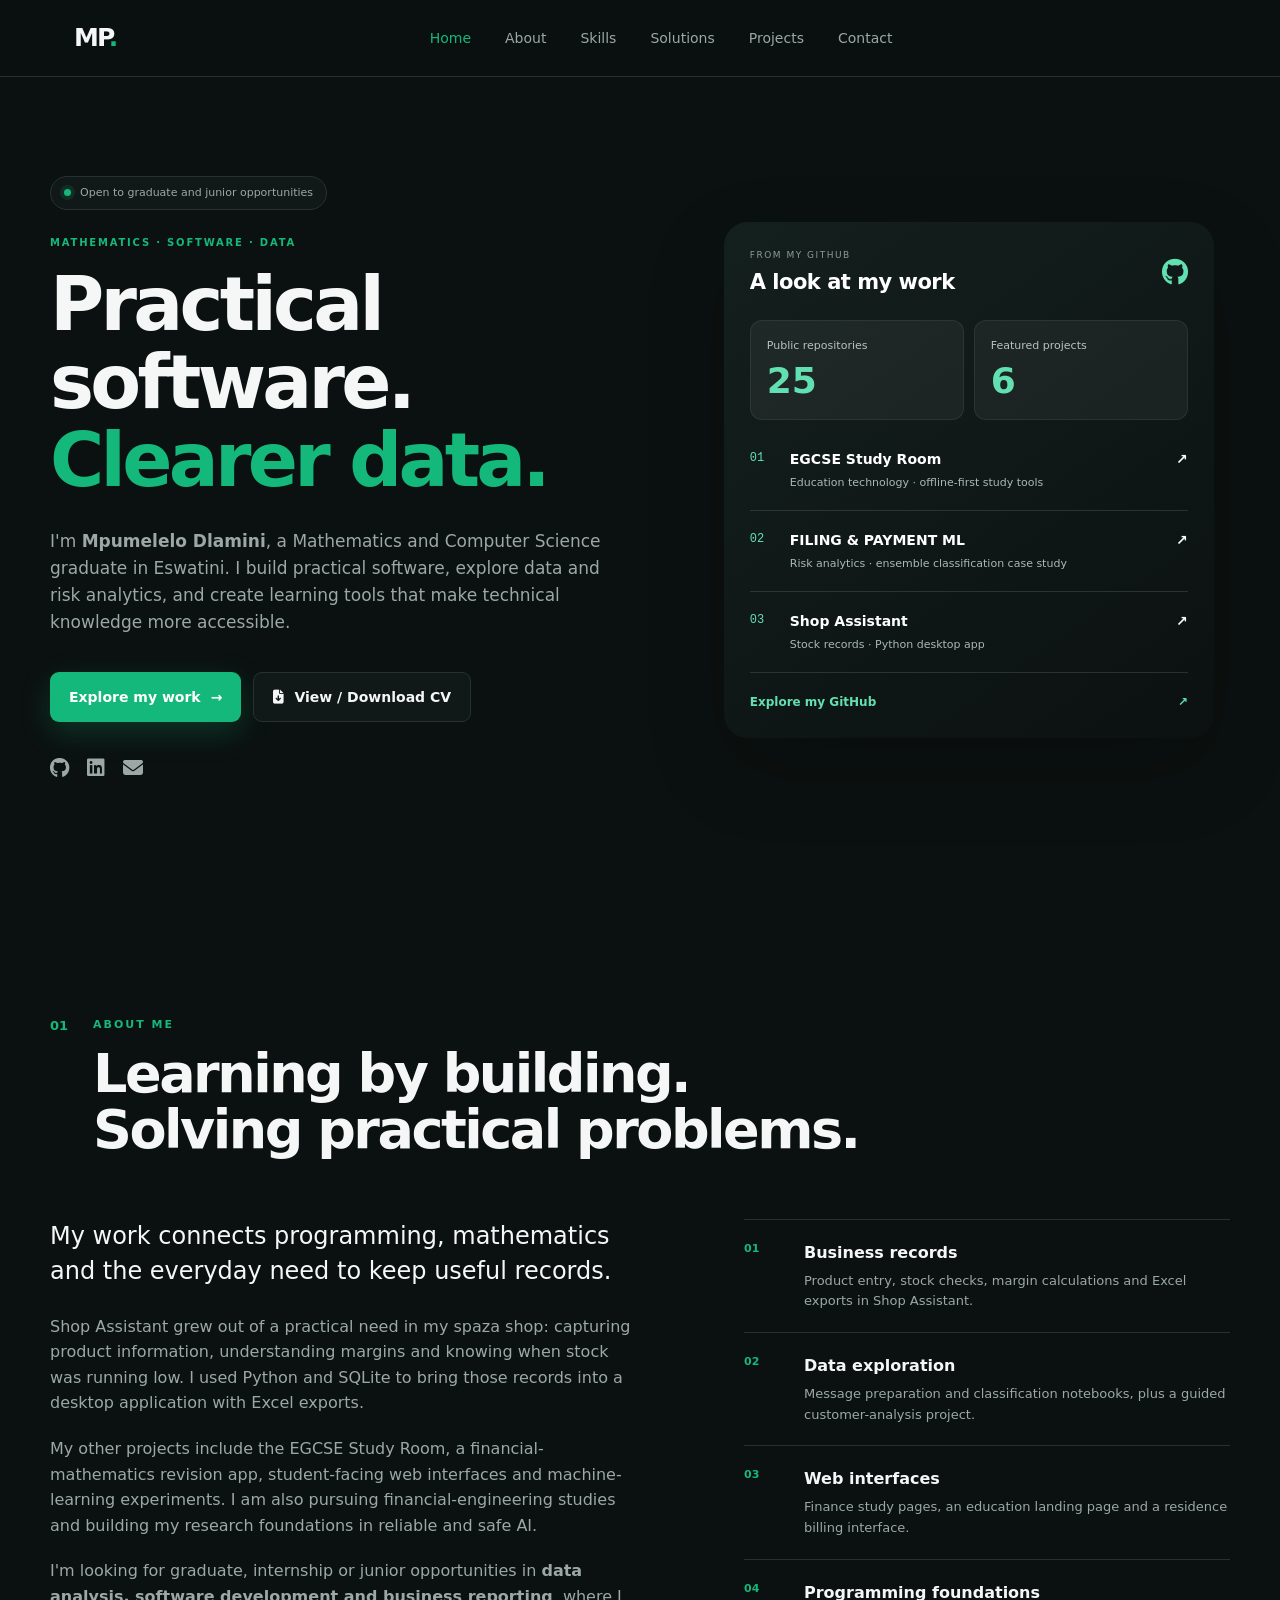
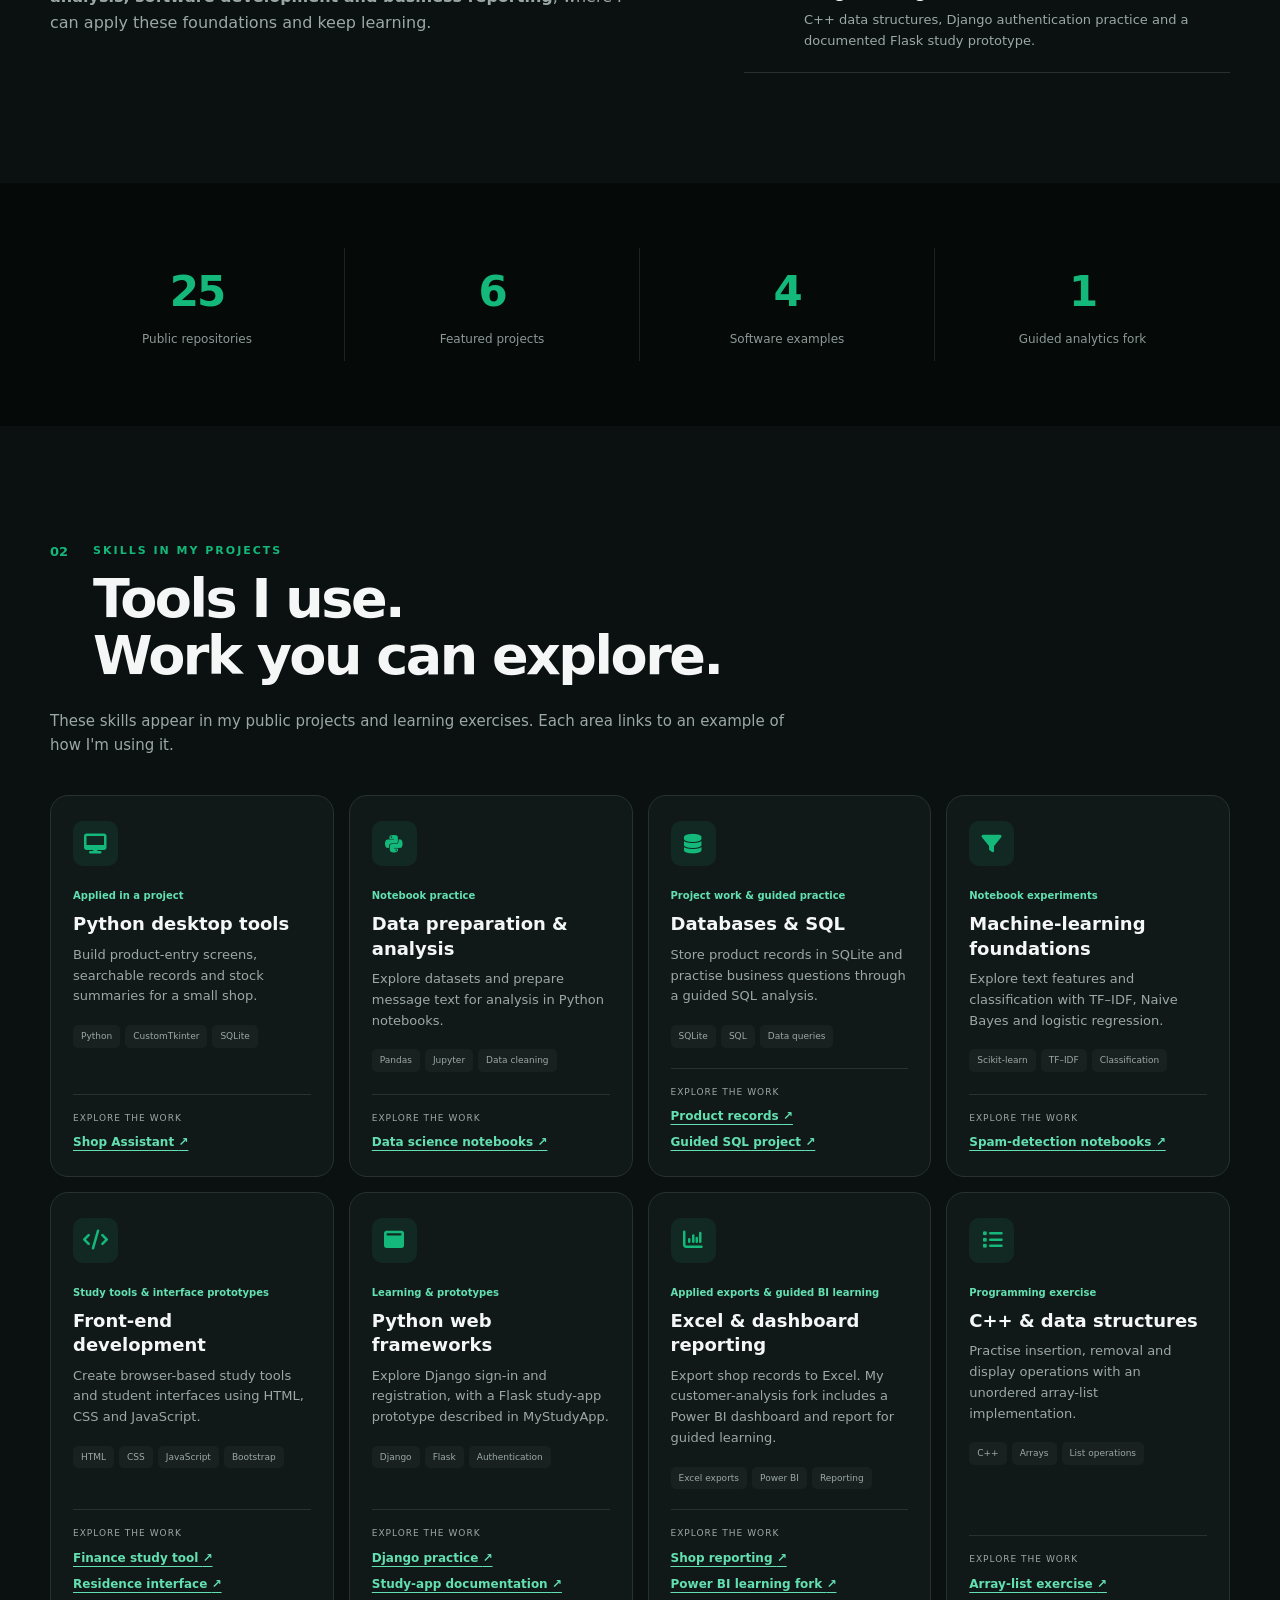
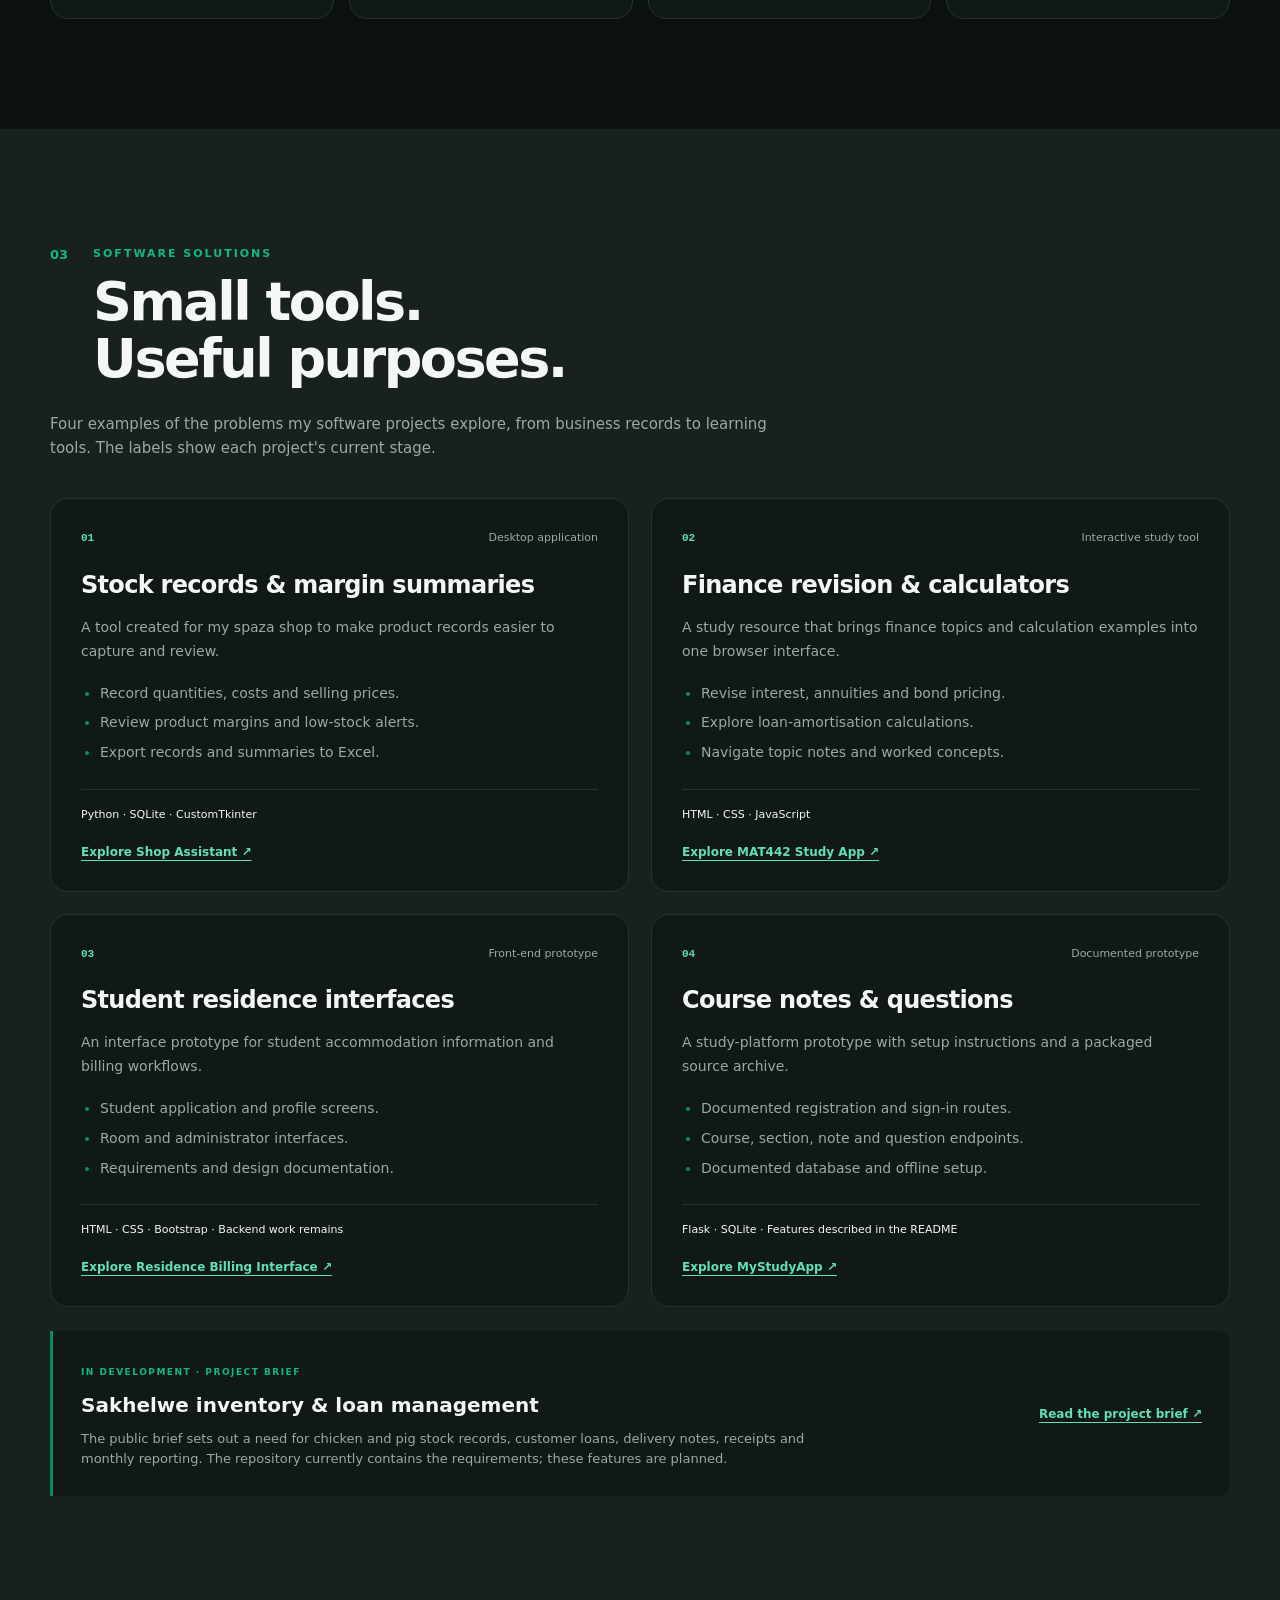
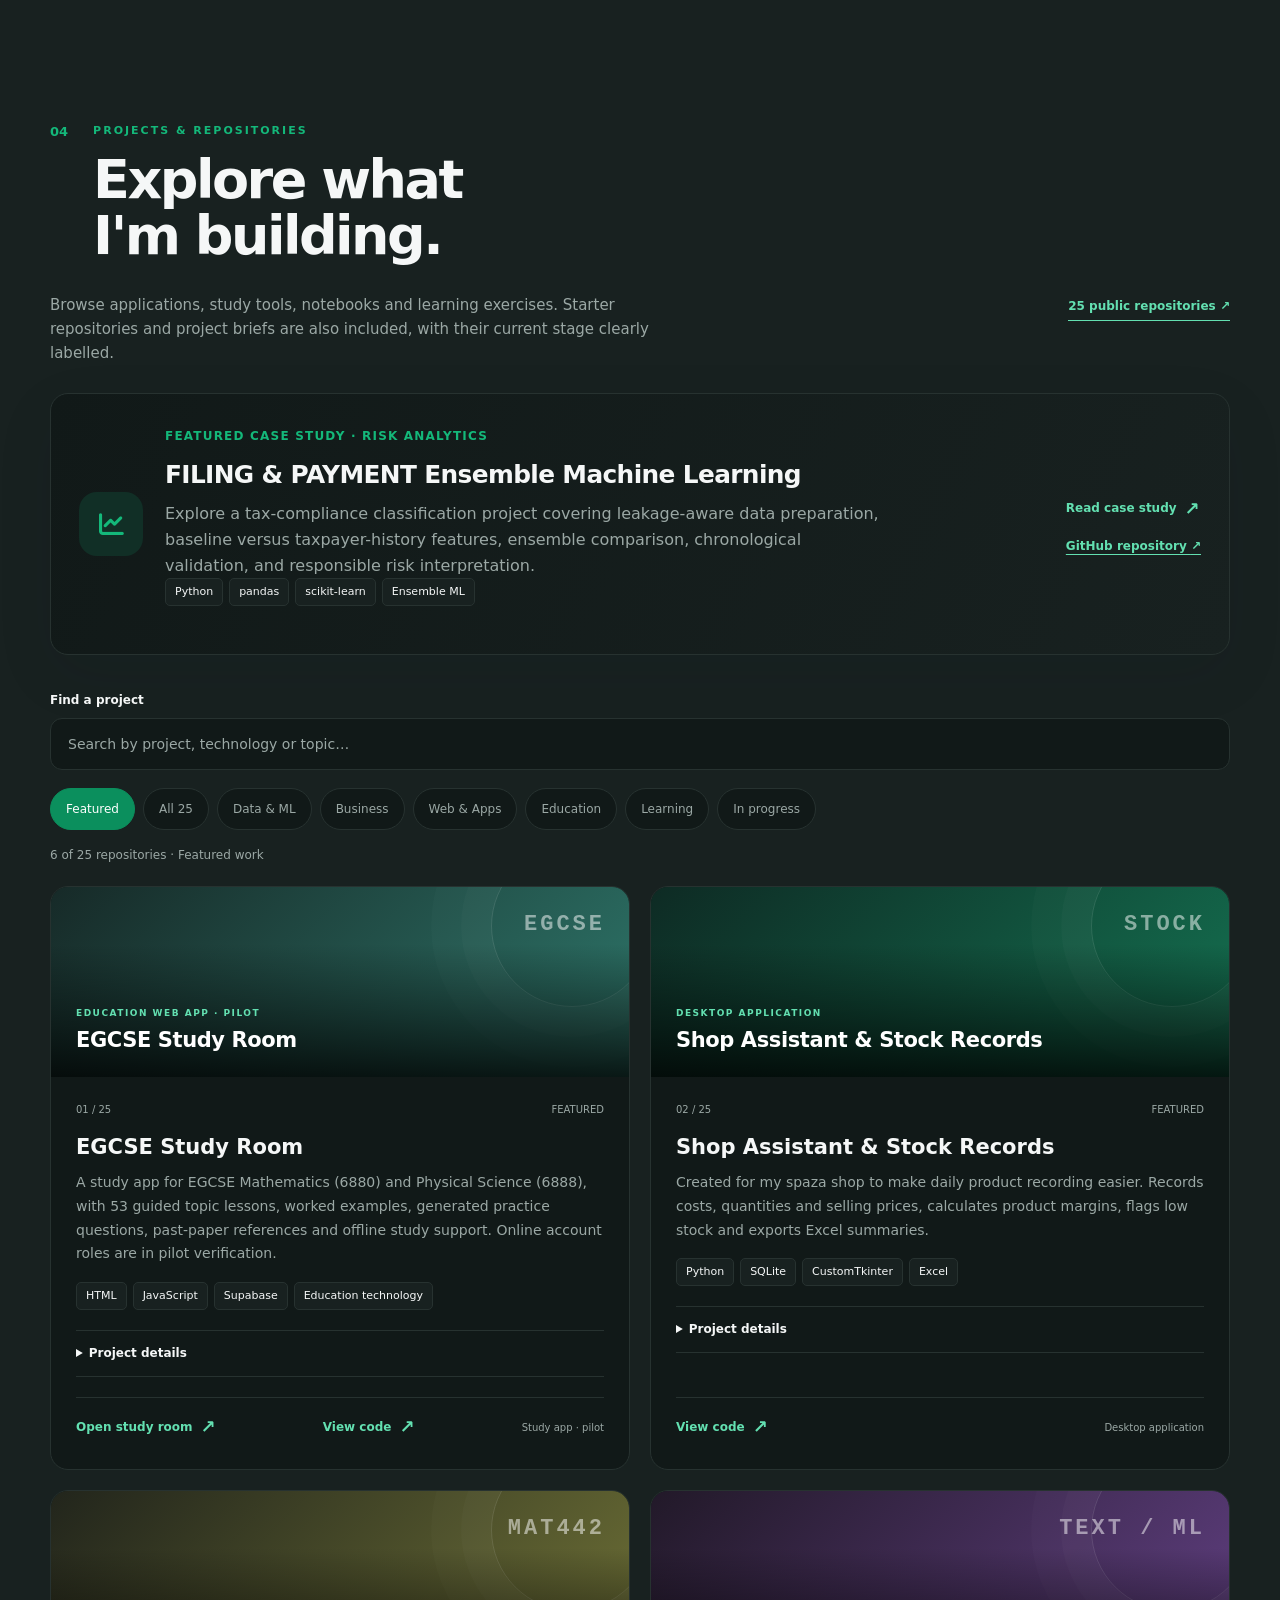
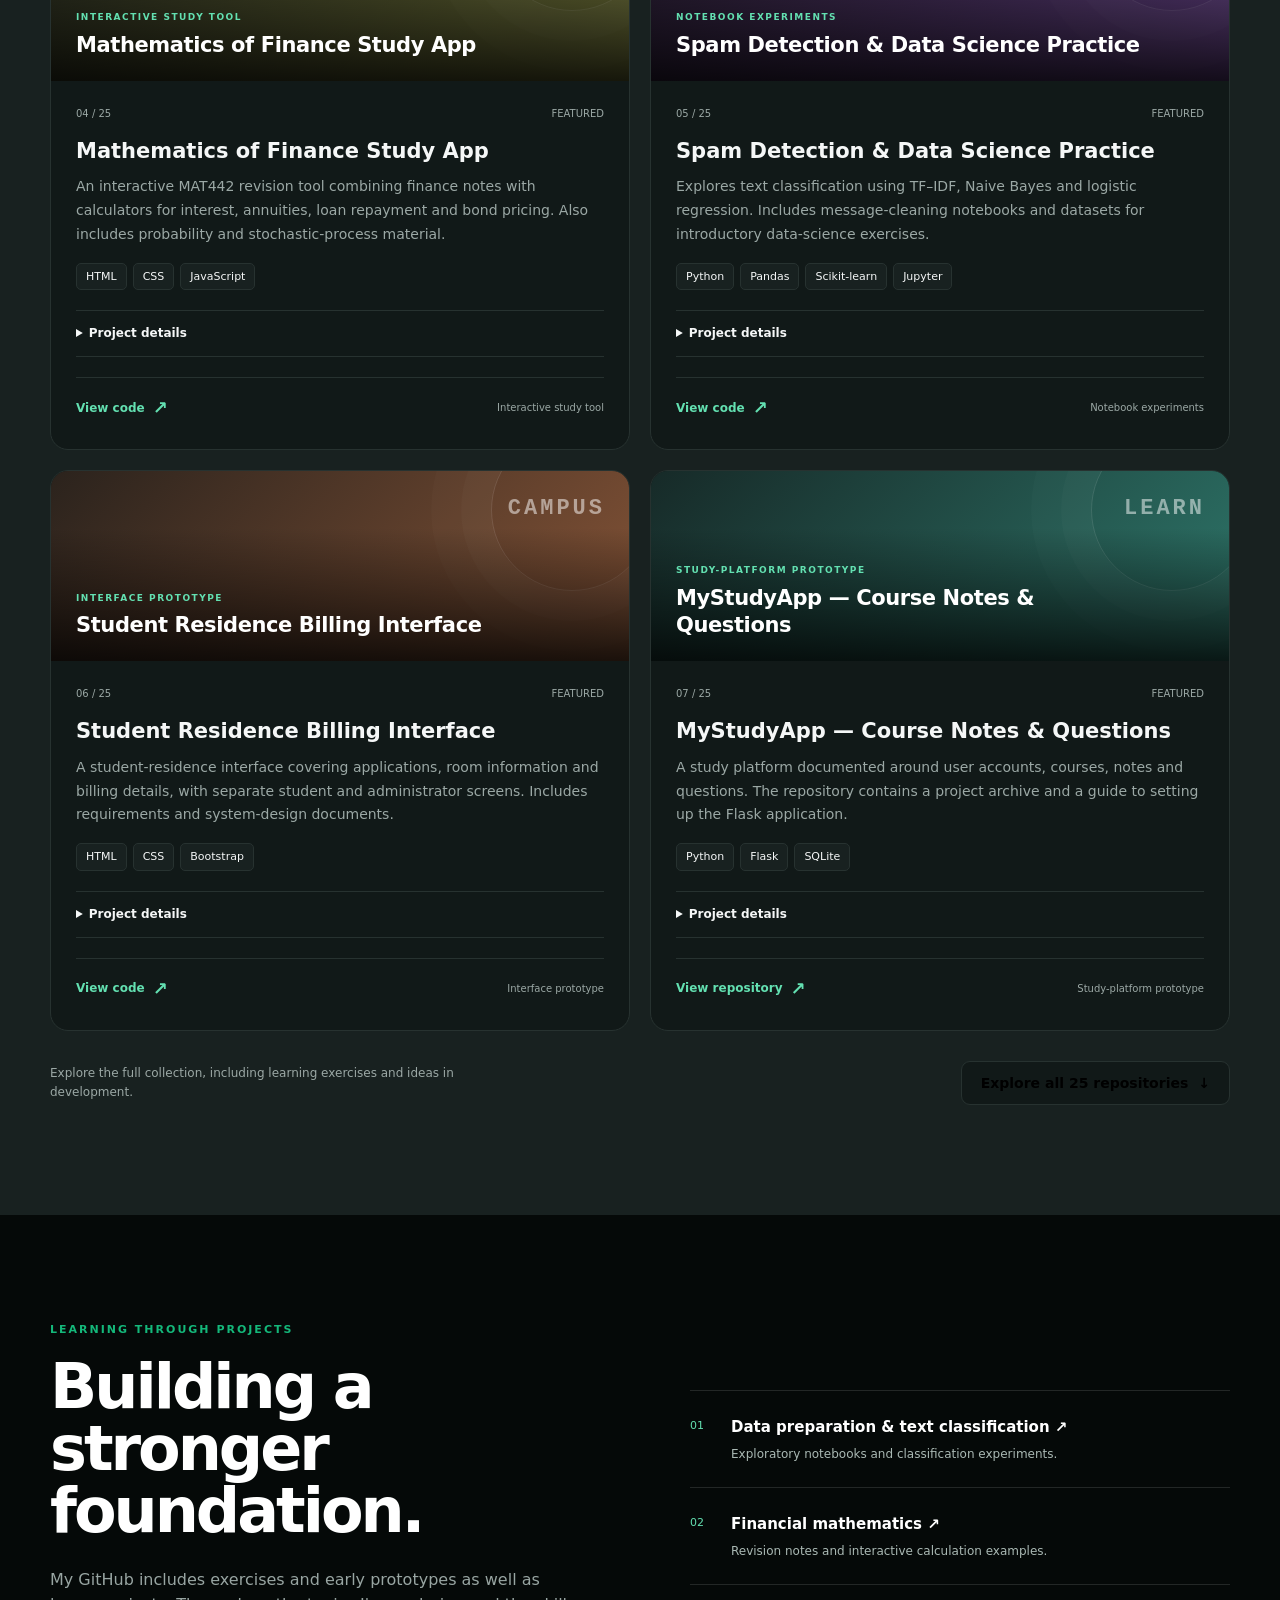
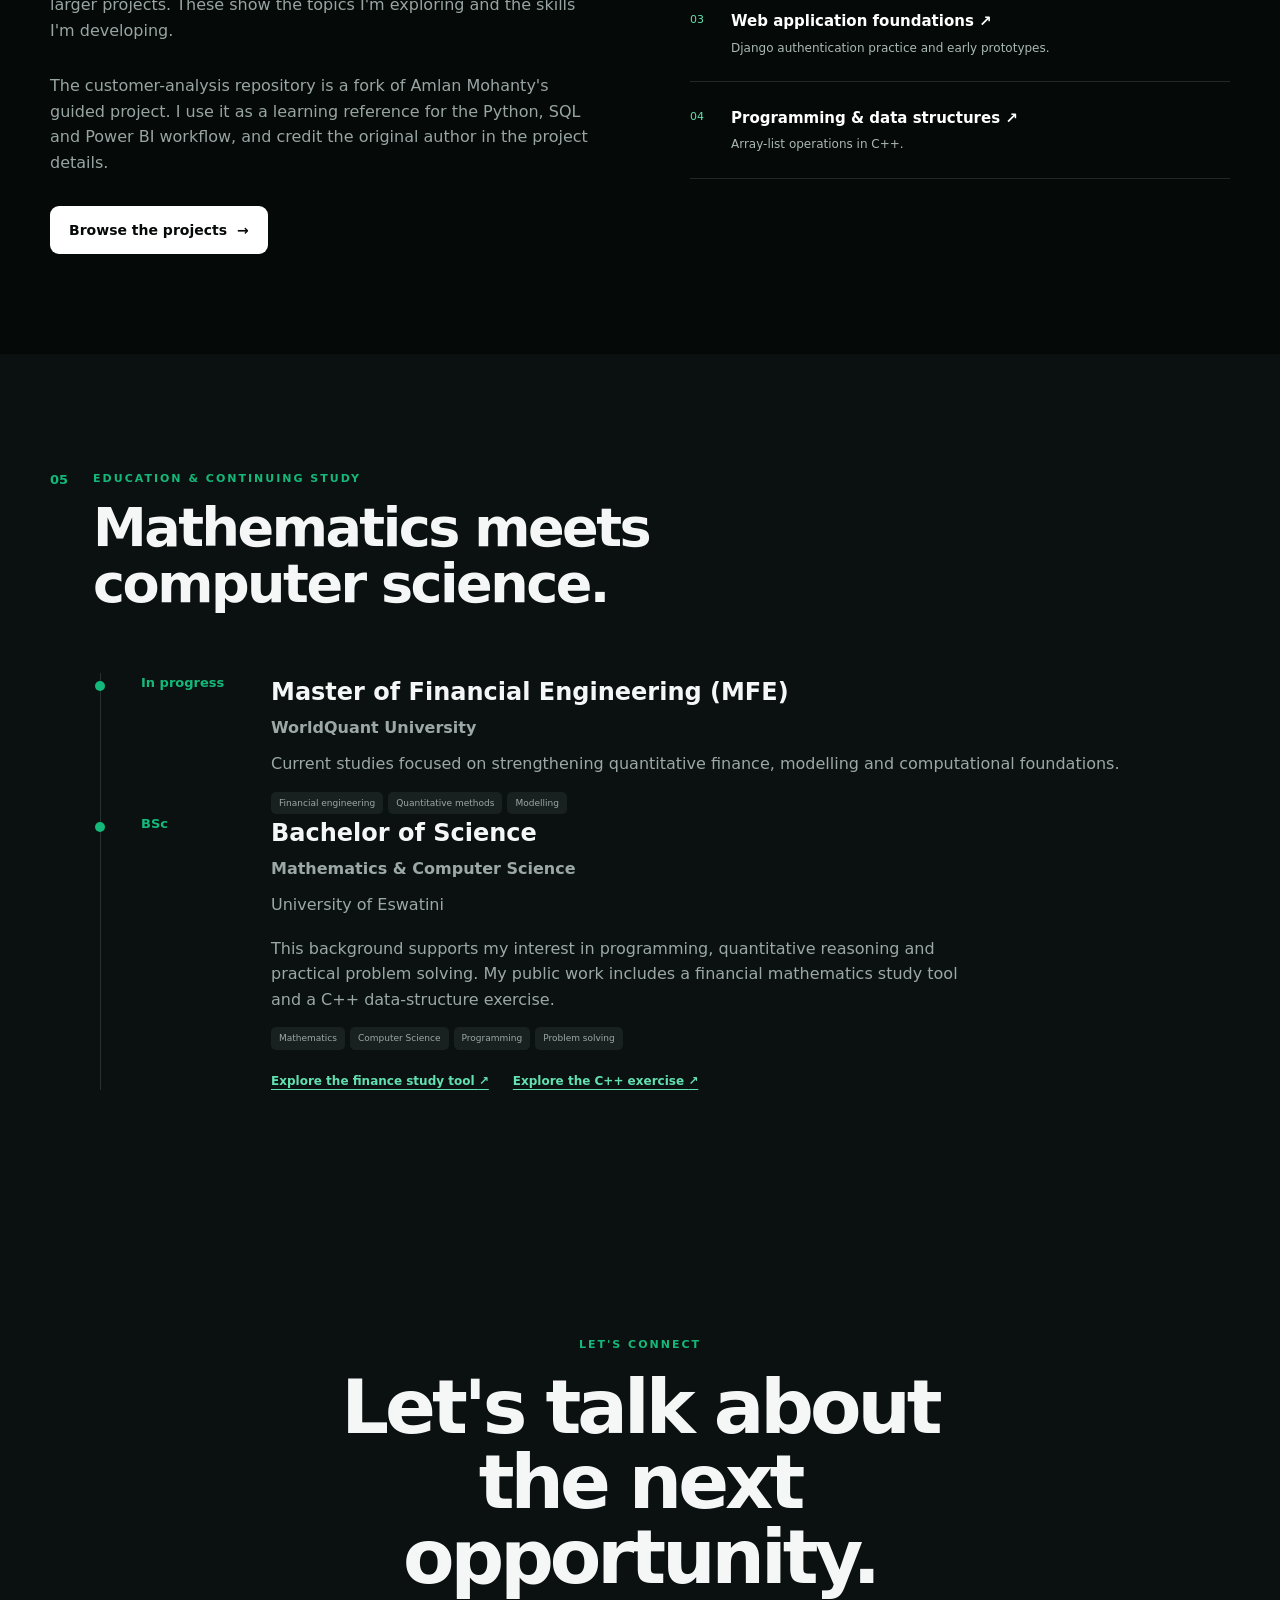
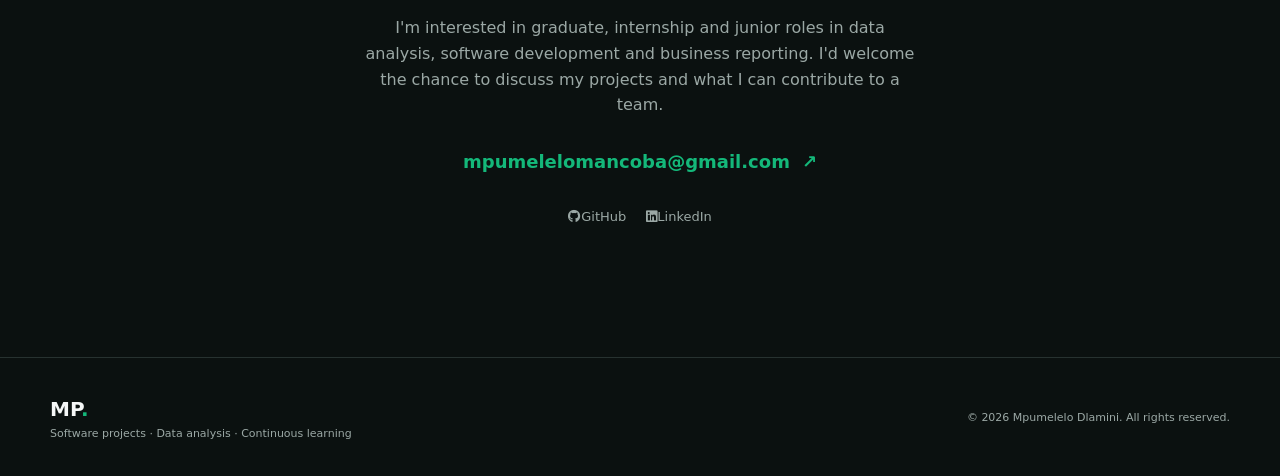
<file: index.html>
<!DOCTYPE html>
<html lang="en">
<head>
    <meta charset="UTF-8">
    <meta name="viewport" content="width=device-width, initial-scale=1.0">

    <meta name="description"
          content="Mpumelelo Dlamini — Mathematics and Computer Science graduate exploring data analysis, risk analytics, financial mathematics, software and educational technology.">

    <meta name="author" content="Mpumelelo Mancoba Dlamini">

    <title>Mpumelelo Dlamini | Data, Risk &amp; Software Projects</title>

    <link rel="stylesheet"
          href="https://cdnjs.cloudflare.com/ajax/libs/font-awesome/6.5.2/css/all.min.css">

    <link rel="stylesheet" href="style.css">
<noscript><style>.project-card,.skill-card,.fact,.timeline-item{opacity:1;transform:none}</style></noscript>
</head>

<body class="dark">
<a class="skip-link" href="#main">Skip to content</a>

<!-- ================= NAVIGATION ================= -->

<header class="navbar">

    <div class="nav-container">

        <a href="#home" class="logo">
            MP<span>.</span>
        </a>

        <nav id="navMenu" aria-label="Main navigation">

            <a href="#home">Home</a>
            <a href="#about">About</a>
            <a href="#skills">Skills</a>
            <a href="#solutions">Solutions</a>
            <a href="#projects">Projects</a>
            <a href="#contact">Contact</a>

        </nav>

        <div class="nav-actions">

<button id="menuToggle" class="menu-toggle" type="button" aria-label="Open navigation" aria-expanded="false" aria-controls="navMenu">
                <i class="fas fa-bars"></i>
            </button>

        </div>

    </div>

</header>


<main id="main">
<!-- ================= HERO ================= -->

<section id="home" class="hero">
    <div class="hero-container">
        <div class="hero-content">
            <div class="availability"><span aria-hidden="true"></span>Open to graduate and junior opportunities</div>
            <p class="eyebrow">MATHEMATICS · SOFTWARE · DATA</p>
            <h1>Practical software.<br><span>Clearer data.</span></h1>
            <p class="hero-description">I'm <strong>Mpumelelo Dlamini</strong>, a Mathematics and Computer Science graduate in Eswatini. I build practical software, explore data and risk analytics, and create learning tools that make technical knowledge more accessible.</p>
            <div class="hero-buttons">
                <a href="#projects" class="btn btn-primary">Explore my work <span aria-hidden="true">→</span></a>
                <a href="cv.html" class="btn btn-secondary"><i class="fas fa-file-arrow-down" aria-hidden="true"></i>View / Download CV</a>
            </div>
            <div class="social-links">
                <a href="https://github.com/mpumelelo810" target="_blank" rel="noopener noreferrer" aria-label="GitHub profile"><i class="fab fa-github" aria-hidden="true"></i></a>
                <a href="https://www.linkedin.com/in/mpumelelo-d-097320218" target="_blank" rel="noopener noreferrer" aria-label="LinkedIn profile"><i class="fab fa-linkedin" aria-hidden="true"></i></a>
                <a href="mailto:mpumelelomancoba@gmail.com" aria-label="Email Mpumelelo"><i class="fas fa-envelope" aria-hidden="true"></i></a>
            </div>
        </div>
        <aside class="hero-visual" aria-labelledby="githubSnapshotTitle">
            <div class="analytics-card github-snapshot">
                <div class="card-header"><div><span class="small-label">FROM MY GITHUB</span><h2 id="githubSnapshotTitle">A look at my work</h2></div><i class="fab fa-github snapshot-icon" aria-hidden="true"></i></div>
                <div class="metric-grid">
                    <div class="metric"><span>Public repositories</span><strong>25</strong></div>
                    <div class="metric"><span>Featured projects</span><strong>6</strong></div>
                </div>
                <ul class="snapshot-projects">
                    <li><span class="snapshot-mark" aria-hidden="true">01</span><div><a class="snapshot-link" href="https://github.com/mpumelelo810/EGCSE_STUDY-ROOM_TEACHER_-_STUDENTS" target="_blank" rel="noopener noreferrer">EGCSE Study Room <span aria-hidden="true">↗</span></a><p>Education technology · offline-first study tools</p></div></li>
                    <li><span class="snapshot-mark" aria-hidden="true">02</span><div><a class="snapshot-link" href="filing-payment.html">FILING &amp; PAYMENT ML <span aria-hidden="true">↗</span></a><p>Risk analytics · ensemble classification case study</p></div></li>
                    <li><span class="snapshot-mark" aria-hidden="true">03</span><div><a class="snapshot-link" href="https://github.com/mpumelelo810/Shop_Asistant" target="_blank" rel="noopener noreferrer">Shop Assistant <span aria-hidden="true">↗</span></a><p>Stock records · Python desktop app</p></div></li>
                </ul>
                <a class="snapshot-footer" href="https://github.com/mpumelelo810?tab=repositories" target="_blank" rel="noopener noreferrer">Explore my GitHub <span aria-hidden="true">↗</span></a>
            </div>
        </aside>
    </div>
</section>


<!-- ================= ABOUT ================= -->

<section id="about" class="section">
    <div class="section-container">
        <div class="section-heading"><span class="section-number">01</span><div><span class="section-label">ABOUT ME</span><h2>Learning by building.<br>Solving practical problems.</h2></div></div>
        <div class="about-grid">
            <div class="about-text">
                <p class="large-text">My work connects programming, mathematics and the everyday need to keep useful records.</p>
                <p>Shop Assistant grew out of a practical need in my spaza shop: capturing product information, understanding margins and knowing when stock was running low. I used Python and SQLite to bring those records into a desktop application with Excel exports.</p>
                <p>My other projects include the EGCSE Study Room, a financial-mathematics revision app, student-facing web interfaces and machine-learning experiments. I am also pursuing financial-engineering studies and building my research foundations in reliable and safe AI.</p>
                <p>I'm looking for graduate, internship or junior opportunities in <strong>data analysis, software development and business reporting</strong>, where I can apply these foundations and keep learning.</p>
            </div>
            <div class="about-facts"><div class="fact"><span>01</span><div><strong>Business records</strong><p>Product entry, stock checks, margin calculations and Excel exports in Shop Assistant.</p></div></div><div class="fact"><span>02</span><div><strong>Data exploration</strong><p>Message preparation and classification notebooks, plus a guided customer-analysis project.</p></div></div><div class="fact"><span>03</span><div><strong>Web interfaces</strong><p>Finance study pages, an education landing page and a residence billing interface.</p></div></div><div class="fact"><span>04</span><div><strong>Programming foundations</strong><p>C++ data structures, Django authentication practice and a documented Flask study prototype.</p></div></div></div>
        </div>
    </div>
</section>


<!-- ================= STATS ================= -->

<section class="stats-section" aria-label="Portfolio at a glance">
    <div class="stats-container">
        <div class="stat"><strong data-count="25" data-suffix="">24</strong><span>Public repositories</span></div>
        <div class="stat"><strong data-count="6" data-suffix="">6</strong><span>Featured projects</span></div>
        <div class="stat"><strong data-count="4" data-suffix="">4</strong><span>Software examples</span></div>
        <div class="stat"><strong data-count="1" data-suffix="">1</strong><span>Guided analytics fork</span></div>
    </div>
</section>


<!-- ================= SKILLS ================= -->

<section id="skills" class="section">
    <div class="section-container">
        <div class="section-heading"><span class="section-number">02</span><div><span class="section-label">SKILLS IN MY PROJECTS</span><h2>Tools I use.<br>Work you can explore.</h2></div></div>
        <p class="section-intro">These skills appear in my public projects and learning exercises. Each area links to an example of how I'm using it.</p>
        <div class="skills-grid"><article class="skill-card">
        <div class="skill-icon"><i class="fas fa-desktop" aria-hidden="true"></i></div>
        <span class="skill-stage">Applied in a project</span><h3>Python desktop tools</h3><p>Build product-entry screens, searchable records and stock summaries for a small shop.</p>
        <div class="skill-tags"><span>Python</span><span>CustomTkinter</span><span>SQLite</span></div>
        <div class="skill-evidence"><span>Explore the work</span><a class="evidence-link" href="https://github.com/mpumelelo810/Shop_Asistant" target="_blank" rel="noopener noreferrer">Shop Assistant <span aria-hidden="true">↗</span></a></div>
    </article><article class="skill-card">
        <div class="skill-icon"><i class="fab fa-python" aria-hidden="true"></i></div>
        <span class="skill-stage">Notebook practice</span><h3>Data preparation &amp; analysis</h3><p>Explore datasets and prepare message text for analysis in Python notebooks.</p>
        <div class="skill-tags"><span>Pandas</span><span>Jupyter</span><span>Data cleaning</span></div>
        <div class="skill-evidence"><span>Explore the work</span><a class="evidence-link" href="https://github.com/mpumelelo810/OIBSIP" target="_blank" rel="noopener noreferrer">Data science notebooks <span aria-hidden="true">↗</span></a></div>
    </article><article class="skill-card">
        <div class="skill-icon"><i class="fas fa-database" aria-hidden="true"></i></div>
        <span class="skill-stage">Project work &amp; guided practice</span><h3>Databases &amp; SQL</h3><p>Store product records in SQLite and practise business questions through a guided SQL analysis.</p>
        <div class="skill-tags"><span>SQLite</span><span>SQL</span><span>Data queries</span></div>
        <div class="skill-evidence"><span>Explore the work</span><a class="evidence-link" href="https://github.com/mpumelelo810/Shop_Asistant" target="_blank" rel="noopener noreferrer">Product records <span aria-hidden="true">↗</span></a><a class="evidence-link" href="https://github.com/mpumelelo810/customer-trends-data-analysis-SQL-Python-PowerBI" target="_blank" rel="noopener noreferrer">Guided SQL project <span aria-hidden="true">↗</span></a></div>
    </article><article class="skill-card">
        <div class="skill-icon"><i class="fas fa-filter" aria-hidden="true"></i></div>
        <span class="skill-stage">Notebook experiments</span><h3>Machine-learning foundations</h3><p>Explore text features and classification with TF–IDF, Naive Bayes and logistic regression.</p>
        <div class="skill-tags"><span>Scikit-learn</span><span>TF–IDF</span><span>Classification</span></div>
        <div class="skill-evidence"><span>Explore the work</span><a class="evidence-link" href="https://github.com/mpumelelo810/OIBSIP" target="_blank" rel="noopener noreferrer">Spam-detection notebooks <span aria-hidden="true">↗</span></a></div>
    </article><article class="skill-card">
        <div class="skill-icon"><i class="fas fa-code" aria-hidden="true"></i></div>
        <span class="skill-stage">Study tools &amp; interface prototypes</span><h3>Front-end development</h3><p>Create browser-based study tools and student interfaces using HTML, CSS and JavaScript.</p>
        <div class="skill-tags"><span>HTML</span><span>CSS</span><span>JavaScript</span><span>Bootstrap</span></div>
        <div class="skill-evidence"><span>Explore the work</span><a class="evidence-link" href="https://github.com/mpumelelo810/mat442.github.io" target="_blank" rel="noopener noreferrer">Finance study tool <span aria-hidden="true">↗</span></a><a class="evidence-link" href="https://github.com/mpumelelo810/Student-Residence-Billing-System-" target="_blank" rel="noopener noreferrer">Residence interface <span aria-hidden="true">↗</span></a></div>
    </article><article class="skill-card">
        <div class="skill-icon"><i class="fas fa-window-maximize" aria-hidden="true"></i></div>
        <span class="skill-stage">Learning &amp; prototypes</span><h3>Python web frameworks</h3><p>Explore Django sign-in and registration, with a Flask study-app prototype described in MyStudyApp.</p>
        <div class="skill-tags"><span>Django</span><span>Flask</span><span>Authentication</span></div>
        <div class="skill-evidence"><span>Explore the work</span><a class="evidence-link" href="https://github.com/mpumelelo810/log-in-system-with-django" target="_blank" rel="noopener noreferrer">Django practice <span aria-hidden="true">↗</span></a><a class="evidence-link" href="https://github.com/mpumelelo810/MyStudyApp" target="_blank" rel="noopener noreferrer">Study-app documentation <span aria-hidden="true">↗</span></a></div>
    </article><article class="skill-card">
        <div class="skill-icon"><i class="fas fa-chart-column" aria-hidden="true"></i></div>
        <span class="skill-stage">Applied exports &amp; guided BI learning</span><h3>Excel &amp; dashboard reporting</h3><p>Export shop records to Excel. My customer-analysis fork includes a Power BI dashboard and report for guided learning.</p>
        <div class="skill-tags"><span>Excel exports</span><span>Power BI</span><span>Reporting</span></div>
        <div class="skill-evidence"><span>Explore the work</span><a class="evidence-link" href="https://github.com/mpumelelo810/Shop_Asistant" target="_blank" rel="noopener noreferrer">Shop reporting <span aria-hidden="true">↗</span></a><a class="evidence-link" href="https://github.com/mpumelelo810/customer-trends-data-analysis-SQL-Python-PowerBI" target="_blank" rel="noopener noreferrer">Power BI learning fork <span aria-hidden="true">↗</span></a></div>
    </article><article class="skill-card">
        <div class="skill-icon"><i class="fas fa-list" aria-hidden="true"></i></div>
        <span class="skill-stage">Programming exercise</span><h3>C++ &amp; data structures</h3><p>Practise insertion, removal and display operations with an unordered array-list implementation.</p>
        <div class="skill-tags"><span>C++</span><span>Arrays</span><span>List operations</span></div>
        <div class="skill-evidence"><span>Explore the work</span><a class="evidence-link" href="https://github.com/mpumelelo810/unorderedArrayList-" target="_blank" rel="noopener noreferrer">Array-list exercise <span aria-hidden="true">↗</span></a></div>
    </article></div>
    </div>
</section>


<!-- ================= SOFTWARE SOLUTIONS ================= -->
<section id="solutions" class="section solutions-section">
    <div class="section-container">
        <div class="section-heading"><span class="section-number">03</span><div><span class="section-label">SOFTWARE SOLUTIONS</span><h2>Small tools.<br>Useful purposes.</h2></div></div>
        <p class="section-intro">Four examples of the problems my software projects explore, from business records to learning tools. The labels show each project's current stage.</p>
        <div class="solutions-grid"><article class="solution-card">
        <div class="solution-meta"><span>01</span><span>Desktop application</span></div>
        <h3>Stock records &amp; margin summaries</h3><p>A tool created for my spaza shop to make product records easier to capture and review.</p>
        <ul><li>Record quantities, costs and selling prices.</li><li>Review product margins and low-stock alerts.</li><li>Export records and summaries to Excel.</li></ul>
        <p class="solution-tech">Python · SQLite · CustomTkinter</p><a class="evidence-link" href="https://github.com/mpumelelo810/Shop_Asistant" target="_blank" rel="noopener noreferrer">Explore Shop Assistant <span aria-hidden="true">↗</span></a>
    </article><article class="solution-card">
        <div class="solution-meta"><span>02</span><span>Interactive study tool</span></div>
        <h3>Finance revision &amp; calculators</h3><p>A study resource that brings finance topics and calculation examples into one browser interface.</p>
        <ul><li>Revise interest, annuities and bond pricing.</li><li>Explore loan-amortisation calculations.</li><li>Navigate topic notes and worked concepts.</li></ul>
        <p class="solution-tech">HTML · CSS · JavaScript</p><a class="evidence-link" href="https://github.com/mpumelelo810/mat442.github.io" target="_blank" rel="noopener noreferrer">Explore MAT442 Study App <span aria-hidden="true">↗</span></a>
    </article><article class="solution-card">
        <div class="solution-meta"><span>03</span><span>Front-end prototype</span></div>
        <h3>Student residence interfaces</h3><p>An interface prototype for student accommodation information and billing workflows.</p>
        <ul><li>Student application and profile screens.</li><li>Room and administrator interfaces.</li><li>Requirements and design documentation.</li></ul>
        <p class="solution-tech">HTML · CSS · Bootstrap · Backend work remains</p><a class="evidence-link" href="https://github.com/mpumelelo810/Student-Residence-Billing-System-" target="_blank" rel="noopener noreferrer">Explore Residence Billing Interface <span aria-hidden="true">↗</span></a>
    </article><article class="solution-card">
        <div class="solution-meta"><span>04</span><span>Documented prototype</span></div>
        <h3>Course notes &amp; questions</h3><p>A study-platform prototype with setup instructions and a packaged source archive.</p>
        <ul><li>Documented registration and sign-in routes.</li><li>Course, section, note and question endpoints.</li><li>Documented database and offline setup.</li></ul>
        <p class="solution-tech">Flask · SQLite · Features described in the README</p><a class="evidence-link" href="https://github.com/mpumelelo810/MyStudyApp" target="_blank" rel="noopener noreferrer">Explore MyStudyApp <span aria-hidden="true">↗</span></a>
    </article></div>
        <aside class="development-note" aria-labelledby="sakhelwePlanTitle">
            <div><span class="section-label">IN DEVELOPMENT · PROJECT BRIEF</span><h3 id="sakhelwePlanTitle">Sakhelwe inventory &amp; loan management</h3>
            <p>The public brief sets out a need for chicken and pig stock records, customer loans, delivery notes, receipts and monthly reporting. The repository currently contains the requirements; these features are planned.</p></div>
            <a class="evidence-link" href="https://github.com/mpumelelo810/Sakhelwe-MS-Investment-Inventory-and-Loan-Management-System." target="_blank" rel="noopener noreferrer">Read the project brief <span aria-hidden="true">↗</span></a>
        </aside>
    </div>
</section>

<!-- ================= PROJECTS ================= -->

<section id="projects" class="section projects-section">
    <div class="section-container">
        <div class="section-heading"><span class="section-number">04</span><div><span class="section-label">PROJECTS & REPOSITORIES</span><h2>Explore what<br>I'm building.</h2></div></div>
        <div class="projects-intro"><p>Browse applications, study tools, notebooks and learning exercises. Starter repositories and project briefs are also included, with their current stage clearly labelled.</p><a class="repository-profile" href="https://github.com/mpumelelo810?tab=repositories" target="_blank" rel="noopener noreferrer">25 public repositories <span aria-hidden="true">↗</span></a></div>
        <article class="case-study-feature" aria-labelledby="filing-case-title">
            <div class="case-study-feature-icon" aria-hidden="true"><i class="fas fa-chart-line"></i></div>
            <div class="case-study-feature-copy">
                <span class="case-study-feature-label">FEATURED CASE STUDY · RISK ANALYTICS</span>
                <h3 id="filing-case-title">FILING &amp; PAYMENT Ensemble Machine Learning</h3>
                <p>Explore a tax-compliance classification project covering leakage-aware data preparation, baseline versus taxpayer-history features, ensemble comparison, chronological validation, and responsible risk interpretation.</p>
                <div class="project-tags"><span>Python</span><span>pandas</span><span>scikit-learn</span><span>Ensemble ML</span></div>
            </div>
            <div class="case-study-feature-actions">
                <a class="project-link" href="filing-payment.html">Read case study <span aria-hidden="true">↗</span></a>
                <a class="evidence-link" href="https://github.com/mpumelelo810/Ml-datacleaning" target="_blank" rel="noopener noreferrer">GitHub repository <span aria-hidden="true">↗</span></a>
            </div>
        </article>
        <div class="project-tools" hidden>
            <label class="project-search-label" for="projectSearch">Find a project</label>
            <input id="projectSearch" class="project-search" type="search" placeholder="Search by project, technology or topic…" autocomplete="off" aria-controls="projectsGrid">
            <div class="project-filters" role="group" aria-label="Filter projects"><button class="filter active" type="button" data-filter="featured" aria-pressed="true" aria-controls="projectsGrid">Featured</button>
<button class="filter" type="button" data-filter="all" aria-pressed="false" aria-controls="projectsGrid">All 25</button>
<button class="filter" type="button" data-filter="data" aria-pressed="false" aria-controls="projectsGrid">Data &amp; ML</button>
<button class="filter" type="button" data-filter="business" aria-pressed="false" aria-controls="projectsGrid">Business</button>
<button class="filter" type="button" data-filter="web" aria-pressed="false" aria-controls="projectsGrid">Web &amp; Apps</button>
<button class="filter" type="button" data-filter="education" aria-pressed="false" aria-controls="projectsGrid">Education</button>
<button class="filter" type="button" data-filter="learning" aria-pressed="false" aria-controls="projectsGrid">Learning</button>
<button class="filter" type="button" data-filter="planning" aria-pressed="false" aria-controls="projectsGrid">In progress</button></div>
        </div>
        <p id="projectCount" class="project-count" role="status" aria-live="polite">25 public repositories</p>
        <div class="projects-grid" id="projectsGrid"><!-- Repository: EGCSE_STUDY-ROOM_TEACHER_-_STUDENTS -->
        <article class="project-card" data-category="education web featured" data-search="egcse study room mathematics 6880 physical science 6888 teacher student moderator offline study lessons worked examples practice question generator past papers syllabus github pages supabase" aria-labelledby="project-1">
            <div class="project-image sentiment-image" aria-hidden="true">
                <span class="project-mark">EGCSE</span>
                <div class="project-overlay"><span>Education web app · pilot</span><span class="project-visual-title">EGCSE Study Room</span></div>
            </div>
            <div class="project-content">
                <div class="project-meta"><span>01 / 25</span><span>FEATURED</span></div>
                <h3 id="project-1">EGCSE Study Room</h3>
                <p class="project-description">A study app for EGCSE Mathematics (6880) and Physical Science (6888), with 53 guided topic lessons, worked examples, generated practice questions, past-paper references and offline study support. Online account roles are in pilot verification.</p>
                <div class="project-tags" aria-label="Technologies and topics"><span>HTML</span><span>JavaScript</span><span>Supabase</span><span>Education technology</span></div>
                <details class="project-details">
                    <summary>Project details</summary>
                    <div class="project-details-body"><h4>Purpose</h4><p>Help learners revise syllabus topics, practise skills and work through examples in a browser-based study room.</p>
                    <h4>What you can explore</h4><ul><li>Mathematics and Physical Science topic guides with worked examples.</li><li>Practice-question generation and verified past-paper references.</li><li>An offline edition plus a separate online account and class-role workflow under verification.</li></ul>
                    <p class="project-note">This is a learning resource, not a replacement for the official syllabus, teacher instruction or laboratory work.</p></div>
                </details>
                <div class="project-links"><a href="https://mpumelelo810.github.io/EGCSE_STUDY-ROOM_TEACHER_-_STUDENTS/" target="_blank" rel="noopener noreferrer" class="project-link">Open study room <span aria-hidden="true">↗</span></a><a href="https://github.com/mpumelelo810/EGCSE_STUDY-ROOM_TEACHER_-_STUDENTS" target="_blank" rel="noopener noreferrer" class="project-link">View code <span aria-hidden="true">↗</span></a><span class="repo-status">Study app · pilot</span></div>
            </div>
        </article>
        <!-- Repository: Shop_Asistant -->
        <article class="project-card" data-category="business data apps featured" data-search="shop_asistant shop assistant &amp; stock records created for my spaza shop to make daily product recording easier. records costs, quantities and selling prices, calculates product margins, flags low stock and exports excel summaries. desktop application python sqlite customtkinter excel" aria-labelledby="project-2">
            <div class="project-image sales-image" aria-hidden="true">
                <span class="project-mark">STOCK</span>
                <div class="project-overlay"><span>Desktop application</span><span class="project-visual-title">Shop Assistant &amp; Stock Records</span></div>
            </div>
            <div class="project-content">
                <div class="project-meta"><span>02 / 25</span><span>FEATURED</span></div>
                <h3 id="project-2">Shop Assistant &amp; Stock Records</h3>
                <p class="project-description">Created for my spaza shop to make daily product recording easier. Records costs, quantities and selling prices, calculates product margins, flags low stock and exports Excel summaries.</p>
                <div class="project-tags" aria-label="Technologies and topics"><span>Python</span><span>SQLite</span><span>CustomTkinter</span><span>Excel</span></div>
                <details class="project-details">
            <summary>Project details</summary>
            <div class="project-details-body"><h4>Purpose</h4><p>Make small-shop records easier to capture and review, with useful stock and margin information in one place.</p>
            <h4>What you can explore</h4><ul><li>Product entry, search and an overview of recorded stock.</li><li>Cost and selling-price calculations, low-stock checks and profit charts.</li><li>Excel exports and a database backup function.</li></ul>
            <p class="project-note">A Python desktop application. The repository includes the application source and a Windows installer configuration.</p></div>
        </details>
                
                <div class="project-links"><a href="https://github.com/mpumelelo810/Shop_Asistant" target="_blank" rel="noopener noreferrer" class="project-link" aria-label="View code: Shop Assistant &amp; Stock Records">View code <span aria-hidden="true">↗</span></a><span class="repo-status">Desktop application</span></div>
            </div>
        </article><!-- Repository: customer-trends-data-analysis-SQL-Python-PowerBI -->
        <article class="project-card" data-category="data business learning" data-search="customer-trends-data-analysis-sql-python-powerbi customer shopping behaviour analysis a guided retail analytics project covering data preparation, customer analysis and dashboard reporting. this repository is my fork of amlan mohanty’s learning project. learning project · fork python sql power bi" aria-labelledby="project-3">
            <div class="project-image dashboard-image" aria-hidden="true">
                <span class="project-mark">INSIGHTS</span>
                <div class="project-overlay"><span>Learning project · fork</span><span class="project-visual-title">Customer Shopping Behaviour Analysis</span></div>
            </div>
            <div class="project-content">
                <div class="project-meta"><span>03 / 25</span><span>FEATURED</span></div>
                <h3 id="project-3">Customer Shopping Behaviour Analysis</h3>
                <p class="project-description">A guided retail analytics project covering data preparation, customer analysis and dashboard reporting. This repository is my fork of Amlan Mohanty’s learning project.</p>
                <div class="project-tags" aria-label="Technologies and topics"><span>Python</span><span>SQL</span><span>Power BI</span></div>
                <details class="project-details">
            <summary>Project details</summary>
            <div class="project-details-body"><h4>Purpose</h4><p>Explore how an analyst turns shopping data into questions about customer segments, purchase patterns and loyalty.</p>
            <h4>What you can explore</h4><ul><li>A Python notebook for data exploration and preparation.</li><li>SQL queries for customer and purchasing analysis.</li><li>A Power BI dashboard, written report and presentation.</li></ul>
            <p class="project-note">Learning focus: understanding and reproducing the full analysis workflow. The original project is credited below.</p></div>
        </details>
                <p class="project-credit">Original project: <a href="https://github.com/amlanmohanty1/customer-trends-data-analysis-SQL-Python-PowerBI" target="_blank" rel="noopener noreferrer">Amlan Mohanty</a>.</p>
                <div class="project-links"><a href="https://github.com/mpumelelo810/customer-trends-data-analysis-SQL-Python-PowerBI" target="_blank" rel="noopener noreferrer" class="project-link" aria-label="View code: Customer Shopping Behaviour Analysis">View code <span aria-hidden="true">↗</span></a><span class="repo-status">Learning project · fork</span></div>
            </div>
        </article><!-- Repository: mat442.github.io -->
        <article class="project-card" data-category="web education finance featured" data-search="mat442.github.io mathematics of finance study app an interactive mat442 revision tool combining finance notes with calculators for interest, annuities, loan repayment and bond pricing. also includes probability and stochastic-process material. interactive study tool html css javascript" aria-labelledby="project-4">
            <div class="project-image finance-image" aria-hidden="true">
                <span class="project-mark">MAT442</span>
                <div class="project-overlay"><span>Interactive study tool</span><span class="project-visual-title">Mathematics of Finance Study App</span></div>
            </div>
            <div class="project-content">
                <div class="project-meta"><span>04 / 25</span><span>FEATURED</span></div>
                <h3 id="project-4">Mathematics of Finance Study App</h3>
                <p class="project-description">An interactive MAT442 revision tool combining finance notes with calculators for interest, annuities, loan repayment and bond pricing. Also includes probability and stochastic-process material.</p>
                <div class="project-tags" aria-label="Technologies and topics"><span>HTML</span><span>CSS</span><span>JavaScript</span></div>
                <details class="project-details">
            <summary>Project details</summary>
            <div class="project-details-body"><h4>Purpose</h4><p>Bring finance revision notes, worked concepts and interactive calculations into one browser-based study resource.</p>
            <h4>What you can explore</h4><ul><li>Interest and annuity calculations.</li><li>Loan amortisation schedules and bond-pricing inputs.</li><li>Topic-based revision content for financial mathematics.</li></ul>
            <p class="project-note">An educational revision resource with topic navigation and interactive calculation examples.</p></div>
        </details>
                
                <div class="project-links"><a href="https://github.com/mpumelelo810/mat442.github.io" target="_blank" rel="noopener noreferrer" class="project-link" aria-label="View code: Mathematics of Finance Study App">View code <span aria-hidden="true">↗</span></a><span class="repo-status">Interactive study tool</span></div>
            </div>
        </article><!-- Repository: OIBSIP -->
        <article class="project-card" data-category="data learning featured" data-search="oibsip spam detection &amp; data science practice explores text classification using tf–idf, naive bayes and logistic regression. includes message-cleaning notebooks and datasets for introductory data-science exercises. notebook experiments python pandas scikit-learn jupyter" aria-labelledby="project-5">
            <div class="project-image fraud-image" aria-hidden="true">
                <span class="project-mark">TEXT / ML</span>
                <div class="project-overlay"><span>Notebook experiments</span><span class="project-visual-title">Spam Detection &amp; Data Science Practice</span></div>
            </div>
            <div class="project-content">
                <div class="project-meta"><span>05 / 25</span><span>FEATURED</span></div>
                <h3 id="project-5">Spam Detection &amp; Data Science Practice</h3>
                <p class="project-description">Explores text classification using TF–IDF, Naive Bayes and logistic regression. Includes message-cleaning notebooks and datasets for introductory data-science exercises.</p>
                <div class="project-tags" aria-label="Technologies and topics"><span>Python</span><span>Pandas</span><span>Scikit-learn</span><span>Jupyter</span></div>
                <details class="project-details">
            <summary>Project details</summary>
            <div class="project-details-body"><h4>Purpose</h4><p>Practise turning raw message text into features that a machine-learning model can use to distinguish spam from ordinary messages.</p>
            <h4>What you can explore</h4><ul><li>Message cleaning and exploratory word and sentence counts.</li><li>TF–IDF text features and classification experiments.</li><li>Additional datasets covering advertising, Iris, unemployment and car data.</li></ul>
            <p class="project-note">An exploratory notebook project focused on text preparation, feature extraction and classification.</p></div>
        </details>
                
                <div class="project-links"><a href="https://github.com/mpumelelo810/OIBSIP" target="_blank" rel="noopener noreferrer" class="project-link" aria-label="View code: Spam Detection &amp; Data Science Practice">View code <span aria-hidden="true">↗</span></a><span class="repo-status">Notebook experiments</span></div>
            </div>
        </article><!-- Repository: Student-Residence-Billing-System- -->
        <article class="project-card" data-category="web education business featured" data-search="student-residence-billing-system- student residence billing interface a student-residence interface covering applications, room information and billing details, with separate student and administrator screens. includes requirements and system-design documents. interface prototype html css bootstrap" aria-labelledby="project-6">
            <div class="project-image research-image" aria-hidden="true">
                <span class="project-mark">CAMPUS</span>
                <div class="project-overlay"><span>Interface prototype</span><span class="project-visual-title">Student Residence Billing Interface</span></div>
            </div>
            <div class="project-content">
                <div class="project-meta"><span>06 / 25</span><span>FEATURED</span></div>
                <h3 id="project-6">Student Residence Billing Interface</h3>
                <p class="project-description">A student-residence interface covering applications, room information and billing details, with separate student and administrator screens. Includes requirements and system-design documents.</p>
                <div class="project-tags" aria-label="Technologies and topics"><span>HTML</span><span>CSS</span><span>Bootstrap</span></div>
                <details class="project-details">
            <summary>Project details</summary>
            <div class="project-details-body"><h4>Purpose</h4><p>Explore how students and residence administrators could manage accommodation information and view payment details.</p>
            <h4>What you can explore</h4><ul><li>Student application, profile and room-information screens.</li><li>Administrative screens for rooms, students and records.</li><li>Billing interface plus requirements and design documentation.</li></ul>
            <p class="project-note">The public files demonstrate the front-end interface and system design. Backend billing integration remains a next step.</p></div>
        </details>
                
                <div class="project-links"><a href="https://github.com/mpumelelo810/Student-Residence-Billing-System-" target="_blank" rel="noopener noreferrer" class="project-link" aria-label="View code: Student Residence Billing Interface">View code <span aria-hidden="true">↗</span></a><span class="repo-status">Interface prototype</span></div>
            </div>
        </article><!-- Repository: MyStudyApp -->
        <article class="project-card" data-category="web education apps featured" data-search="mystudyapp mystudyapp — course notes &amp; questions a study platform documented around user accounts, courses, notes and questions. the repository contains a project archive and a guide to setting up the flask application. study-platform prototype python flask sqlite" aria-labelledby="project-7">
            <div class="project-image sentiment-image" aria-hidden="true">
                <span class="project-mark">LEARN</span>
                <div class="project-overlay"><span>Study-platform prototype</span><span class="project-visual-title">MyStudyApp — Course Notes &amp; Questions</span></div>
            </div>
            <div class="project-content">
                <div class="project-meta"><span>07 / 25</span><span>FEATURED</span></div>
                <h3 id="project-7">MyStudyApp — Course Notes &amp; Questions</h3>
                <p class="project-description">A study platform documented around user accounts, courses, notes and questions. The repository contains a project archive and a guide to setting up the Flask application.</p>
                <div class="project-tags" aria-label="Technologies and topics"><span>Python</span><span>Flask</span><span>SQLite</span></div>
                <details class="project-details">
            <summary>Project details</summary>
            <div class="project-details-body"><h4>Purpose</h4><p>Organise learning content around courses and sections so students can find notes and questions in a structured place.</p>
            <h4>What you can explore</h4><ul><li>The README describes registration and sign-in routes.</li><li>Course, section, notes and questions endpoints are documented.</li><li>Database-migration setup and offline-caching behaviour are explained.</li></ul>
            <p class="project-note">The project is distributed as a ZIP archive with a README covering setup, database migrations and offline caching.</p></div>
        </details>
                
                <div class="project-links"><a href="https://github.com/mpumelelo810/MyStudyApp" target="_blank" rel="noopener noreferrer" class="project-link" aria-label="View repository: MyStudyApp — Course Notes &amp; Questions">View repository <span aria-hidden="true">↗</span></a><span class="repo-status">Study-platform prototype</span></div>
            </div>
        </article><!-- Repository: Sakhelwe-MS-Investment-Inventory-and-Loan-Management-System. -->
        <article class="project-card" data-category="business planning" data-search="sakhelwe-ms-investment-inventory-and-loan-management-system. sakhelwe — inventory &amp; loan management an ongoing business-system project for chicken and pig stock, customer loans and monthly cash reporting. the public repository currently documents the business requirements. project in development inventory loans business requirements" aria-labelledby="project-8">
            <div class="project-image sales-image" aria-hidden="true">
                <span class="project-mark">SAKHELWE</span>
                <div class="project-overlay"><span>Project in development</span><span class="project-visual-title">Sakhelwe — Inventory &amp; Loan Management</span></div>
            </div>
            <div class="project-content">
                <div class="project-meta"><span>08 / 25</span><span>PROJECT IN DEVELOPMENT</span></div>
                <h3 id="project-8">Sakhelwe — Inventory &amp; Loan Management</h3>
                <p class="project-description">An ongoing business-system project for chicken and pig stock, customer loans and monthly cash reporting. The public repository currently documents the business requirements.</p>
                <div class="project-tags" aria-label="Technologies and topics"><span>Inventory</span><span>Loans</span><span>Business requirements</span></div>
                <details class="project-details">
            <summary>Project details</summary>
            <div class="project-details-body"><h4>Purpose</h4><p>Connect stock records, delivery notes, receipts and customer histories so the business can review its daily operations.</p>
            <h4>What you can explore</h4><ul><li>Planned stock and customer-loan records.</li><li>Planned delivery notes, receipts and transaction histories.</li><li>Planned cash tracking and monthly profit reporting.</li></ul>
            <p class="project-note">Public development stage: business requirements documented; application source is still to be published.</p></div>
        </details>
                
                <div class="project-links"><a href="https://github.com/mpumelelo810/Sakhelwe-MS-Investment-Inventory-and-Loan-Management-System." target="_blank" rel="noopener noreferrer" class="project-link" aria-label="View repository: Sakhelwe — Inventory &amp; Loan Management">View repository <span aria-hidden="true">↗</span></a><span class="repo-status">Project in development</span></div>
            </div>
        </article><!-- Repository: Sikhwama-health -->
        <article class="project-card" data-category="web finance planning" data-search="sikhwama-health sikhwama health — django foundation the initial django structure for sikhwama health, organised into core and health apps. the public models and views are starter files awaiting application features. early development python django" aria-labelledby="project-9">
            <div class="project-image sentiment-image" aria-hidden="true">
                <span class="project-mark">HEALTH</span>
                <div class="project-overlay"><span>Early development</span><span class="project-visual-title">Sikhwama Health — Django Foundation</span></div>
            </div>
            <div class="project-content">
                <div class="project-meta"><span>09 / 25</span><span>EARLY DEVELOPMENT</span></div>
                <h3 id="project-9">Sikhwama Health — Django Foundation</h3>
                <p class="project-description">The initial Django structure for Sikhwama Health, organised into core and health apps. The public models and views are starter files awaiting application features.</p>
                <div class="project-tags" aria-label="Technologies and topics"><span>Python</span><span>Django</span></div>
                
                
                <div class="project-links"><a href="https://github.com/mpumelelo810/Sikhwama-health" target="_blank" rel="noopener noreferrer" class="project-link" aria-label="View repository: Sikhwama Health — Django Foundation">View repository <span aria-hidden="true">↗</span></a><span class="repo-status">Early development</span></div>
            </div>
        </article><!-- Repository: log-in-system-with-django -->
        <article class="project-card" data-category="web learning apps" data-search="log-in-system-with-django django authentication practice a practice project exploring registration, sign-in, form handling and django authentication. includes page templates and draft authentication views, with further work needed on the flows. learning prototype python django sqlite" aria-labelledby="project-10">
            <div class="project-image fraud-image" aria-hidden="true">
                <span class="project-mark">AUTH</span>
                <div class="project-overlay"><span>Learning prototype</span><span class="project-visual-title">Django Authentication Practice</span></div>
            </div>
            <div class="project-content">
                <div class="project-meta"><span>10 / 25</span><span>LEARNING PROTOTYPE</span></div>
                <h3 id="project-10">Django Authentication Practice</h3>
                <p class="project-description">A practice project exploring registration, sign-in, form handling and Django authentication. Includes page templates and draft authentication views, with further work needed on the flows.</p>
                <div class="project-tags" aria-label="Technologies and topics"><span>Python</span><span>Django</span><span>SQLite</span></div>
                
                
                <div class="project-links"><a href="https://github.com/mpumelelo810/log-in-system-with-django" target="_blank" rel="noopener noreferrer" class="project-link" aria-label="View code: Django Authentication Practice">View code <span aria-hidden="true">↗</span></a><span class="repo-status">Learning prototype</span></div>
            </div>
        </article><!-- Repository: edu-platform -->
        <article class="project-card" data-category="web education learning" data-search="edu-platform education platform landing page a landing-page exercise for an education platform, with a styled welcome section and a registration call to action. focuses on page layout rather than a complete learning system. front-end concept html css" aria-labelledby="project-11">
            <div class="project-image sentiment-image" aria-hidden="true">
                <span class="project-mark">EDU</span>
                <div class="project-overlay"><span>Front-end concept</span><span class="project-visual-title">Education Platform Landing Page</span></div>
            </div>
            <div class="project-content">
                <div class="project-meta"><span>11 / 25</span><span>FRONT-END CONCEPT</span></div>
                <h3 id="project-11">Education Platform Landing Page</h3>
                <p class="project-description">A landing-page exercise for an education platform, with a styled welcome section and a registration call to action. Focuses on page layout rather than a complete learning system.</p>
                <div class="project-tags" aria-label="Technologies and topics"><span>HTML</span><span>CSS</span></div>
                
                
                <div class="project-links"><a href="https://github.com/mpumelelo810/edu-platform" target="_blank" rel="noopener noreferrer" class="project-link" aria-label="View code: Education Platform Landing Page">View code <span aria-hidden="true">↗</span></a><span class="repo-status">Front-end concept</span></div>
            </div>
        </article><!-- Repository: firstfrontend -->
        <article class="project-card" data-category="web learning" data-search="firstfrontend eswatini website practice an early website exercise centred on eswatini. the files include a main page, an economy page and a login-page design, exploring navigation, images and bootstrap layouts. front-end practice html css bootstrap" aria-labelledby="project-12">
            <div class="project-image research-image" aria-hidden="true">
                <span class="project-mark">ESWATINI</span>
                <div class="project-overlay"><span>Front-end practice</span><span class="project-visual-title">Eswatini Website Practice</span></div>
            </div>
            <div class="project-content">
                <div class="project-meta"><span>12 / 25</span><span>FRONT-END PRACTICE</span></div>
                <h3 id="project-12">Eswatini Website Practice</h3>
                <p class="project-description">An early website exercise centred on Eswatini. The files include a main page, an economy page and a login-page design, exploring navigation, images and Bootstrap layouts.</p>
                <div class="project-tags" aria-label="Technologies and topics"><span>HTML</span><span>CSS</span><span>Bootstrap</span></div>
                
                
                <div class="project-links"><a href="https://github.com/mpumelelo810/firstfrontend" target="_blank" rel="noopener noreferrer" class="project-link" aria-label="View code: Eswatini Website Practice">View code <span aria-hidden="true">↗</span></a><span class="repo-status">Front-end practice</span></div>
            </div>
        </article><!-- Repository: unorderedArrayList- -->
        <article class="project-card" data-category="programming learning" data-search="unorderedarraylist- unordered array list in c++ an array-based list exercise with insert, delete, empty/full checks and data display. uses separate header, implementation and application files to practise c++ structure. data-structure exercise c++ arrays" aria-labelledby="project-13">
            <div class="project-image dashboard-image" aria-hidden="true">
                <span class="project-mark">C++</span>
                <div class="project-overlay"><span>Data-structure exercise</span><span class="project-visual-title">Unordered Array List in C++</span></div>
            </div>
            <div class="project-content">
                <div class="project-meta"><span>13 / 25</span><span>DATA-STRUCTURE EXERCISE</span></div>
                <h3 id="project-13">Unordered Array List in C++</h3>
                <p class="project-description">An array-based list exercise with insert, delete, empty/full checks and data display. Uses separate header, implementation and application files to practise C++ structure.</p>
                <div class="project-tags" aria-label="Technologies and topics"><span>C++</span><span>Arrays</span></div>
                
                
                <div class="project-links"><a href="https://github.com/mpumelelo810/unorderedArrayList-" target="_blank" rel="noopener noreferrer" class="project-link" aria-label="View code: Unordered Array List in C++">View code <span aria-hidden="true">↗</span></a><span class="repo-status">Data-structure exercise</span></div>
            </div>
        </article><!-- Repository: mpumelelo.github.io -->
        <article class="project-card" data-category="web education finance" data-search="mpumelelo.github.io finance study app — alternate version another version of the mat442 mathematics-of-finance study app, bringing together revision content, interest calculations, amortisation and bond-pricing examples. study-tool version html javascript" aria-labelledby="project-14">
            <div class="project-image finance-image" aria-hidden="true">
                <span class="project-mark">FINANCE</span>
                <div class="project-overlay"><span>Study-tool version</span><span class="project-visual-title">Finance Study App — Alternate Version</span></div>
            </div>
            <div class="project-content">
                <div class="project-meta"><span>14 / 25</span><span>STUDY-TOOL VERSION</span></div>
                <h3 id="project-14">Finance Study App — Alternate Version</h3>
                <p class="project-description">Another version of the MAT442 mathematics-of-finance study app, bringing together revision content, interest calculations, amortisation and bond-pricing examples.</p>
                <div class="project-tags" aria-label="Technologies and topics"><span>HTML</span><span>JavaScript</span></div>
                
                
                <div class="project-links"><a href="https://github.com/mpumelelo810/mpumelelo.github.io" target="_blank" rel="noopener noreferrer" class="project-link" aria-label="View code: Finance Study App — Alternate Version">View code <span aria-hidden="true">↗</span></a><span class="repo-status">Study-tool version</span></div>
            </div>
        </article><!-- Repository: mpumelelo810.github.io -->
        <article class="project-card" data-category="web" data-search="mpumelelo810.github.io personal portfolio website my portfolio brings together software examples, skills linked to projects and a searchable catalogue of public repositories, with light and dark themes. portfolio website html css javascript" aria-labelledby="project-15">
            <div class="project-image sales-image" aria-hidden="true">
                <span class="project-mark">MP.</span>
                <div class="project-overlay"><span>Portfolio website</span><span class="project-visual-title">Personal Portfolio Website</span></div>
            </div>
            <div class="project-content">
                <div class="project-meta"><span>15 / 25</span><span>PORTFOLIO WEBSITE</span></div>
                <h3 id="project-15">Personal Portfolio Website</h3>
                <p class="project-description">My portfolio brings together software examples, skills linked to projects and a searchable catalogue of public repositories, with light and dark themes.</p>
                <div class="project-tags" aria-label="Technologies and topics"><span>HTML</span><span>CSS</span><span>JavaScript</span></div>
                
                
                <div class="project-links"><a href="https://github.com/mpumelelo810/mpumelelo810.github.io" target="_blank" rel="noopener noreferrer" class="project-link" aria-label="View code: Personal Portfolio Website">View code <span aria-hidden="true">↗</span></a><span class="repo-status">Portfolio website</span></div>
            </div>
        </article><!-- Repository: Task-Tracker -->
        <article class="project-card" data-category="programming planning" data-search="task-tracker command-line task tracker a specification for a command-line tool to add, update, delete and filter tasks, with progress states stored in json. the public repository currently contains the project outline. project outline cli concept json storage" aria-labelledby="project-16">
            <div class="project-image dashboard-image" aria-hidden="true">
                <span class="project-mark">TASKS</span>
                <div class="project-overlay"><span>Project outline</span><span class="project-visual-title">Command-Line Task Tracker</span></div>
            </div>
            <div class="project-content">
                <div class="project-meta"><span>16 / 25</span><span>PROJECT OUTLINE</span></div>
                <h3 id="project-16">Command-Line Task Tracker</h3>
                <p class="project-description">A specification for a command-line tool to add, update, delete and filter tasks, with progress states stored in JSON. The public repository currently contains the project outline.</p>
                <div class="project-tags" aria-label="Technologies and topics"><span>CLI concept</span><span>JSON storage</span></div>
                
                
                <div class="project-links"><a href="https://github.com/mpumelelo810/Task-Tracker" target="_blank" rel="noopener noreferrer" class="project-link" aria-label="View repository: Command-Line Task Tracker">View repository <span aria-hidden="true">↗</span></a><span class="repo-status">Project outline</span></div>
            </div>
        </article><!-- Repository: University-of-eSwatini-voting-system -->
        <article class="project-card" data-category="web planning" data-search="university-of-eswatini-voting-system uneswa voting system a repository started for a university voting-system idea. its published content currently consists of a readme title; the application implementation has not yet been added. repository started voting-system concept" aria-labelledby="project-17">
            <div class="project-image research-image" aria-hidden="true">
                <span class="project-mark">UNESWA</span>
                <div class="project-overlay"><span>Repository started</span><span class="project-visual-title">UNESWA Voting System</span></div>
            </div>
            <div class="project-content">
                <div class="project-meta"><span>17 / 25</span><span>REPOSITORY STARTED</span></div>
                <h3 id="project-17">UNESWA Voting System</h3>
                <p class="project-description">A repository started for a university voting-system idea. Its published content currently consists of a README title; the application implementation has not yet been added.</p>
                <div class="project-tags" aria-label="Technologies and topics"><span>Voting-system concept</span></div>
                
                
                <div class="project-links"><a href="https://github.com/mpumelelo810/University-of-eSwatini-voting-system" target="_blank" rel="noopener noreferrer" class="project-link" aria-label="View repository: UNESWA Voting System">View repository <span aria-hidden="true">↗</span></a><span class="repo-status">Repository started</span></div>
            </div>
        </article><!-- Repository: online-savings-account-with-automated-functionalities -->
        <article class="project-card" data-category="finance planning" data-search="online-savings-account-with-automated-functionalities automated savings account concept a repository named for an online savings-account project with automated functions. no source files are currently published in this public repository. repository started savings concept" aria-labelledby="project-18">
            <div class="project-image finance-image" aria-hidden="true">
                <span class="project-mark">SAVINGS</span>
                <div class="project-overlay"><span>Repository started</span><span class="project-visual-title">Automated Savings Account Concept</span></div>
            </div>
            <div class="project-content">
                <div class="project-meta"><span>18 / 25</span><span>REPOSITORY STARTED</span></div>
                <h3 id="project-18">Automated Savings Account Concept</h3>
                <p class="project-description">A repository named for an online savings-account project with automated functions. No source files are currently published in this public repository.</p>
                <div class="project-tags" aria-label="Technologies and topics"><span>Savings concept</span></div>
                
                
                <div class="project-links"><a href="https://github.com/mpumelelo810/online-savings-account-with-automated-functionalities" target="_blank" rel="noopener noreferrer" class="project-link" aria-label="View repository: Automated Savings Account Concept">View repository <span aria-hidden="true">↗</span></a><span class="repo-status">Repository started</span></div>
            </div>
        </article><!-- Repository: Mpumelelo-Dlamini-Portfolio -->
        <article class="project-card" data-category="web planning" data-search="mpumelelo-dlamini-portfolio portfolio development workspace a workspace intended for a data-analysis and full-stack-development portfolio. this repository currently has no published implementation; the active portfolio is in mpumelelo810.github.io. repository started portfolio concept" aria-labelledby="project-19">
            <div class="project-image sales-image" aria-hidden="true">
                <span class="project-mark">PORTFOLIO</span>
                <div class="project-overlay"><span>Repository started</span><span class="project-visual-title">Portfolio Development Workspace</span></div>
            </div>
            <div class="project-content">
                <div class="project-meta"><span>19 / 25</span><span>REPOSITORY STARTED</span></div>
                <h3 id="project-19">Portfolio Development Workspace</h3>
                <p class="project-description">A workspace intended for a data-analysis and full-stack-development portfolio. This repository currently has no published implementation; the active portfolio is in mpumelelo810.github.io.</p>
                <div class="project-tags" aria-label="Technologies and topics"><span>Portfolio concept</span></div>
                
                
                <div class="project-links"><a href="https://github.com/mpumelelo810/Mpumelelo-Dlamini-Portfolio" target="_blank" rel="noopener noreferrer" class="project-link" aria-label="View repository: Portfolio Development Workspace">View repository <span aria-hidden="true">↗</span></a><span class="repo-status">Repository started</span></div>
            </div>
        </article><!-- Repository: LinkedListExample -->
        <article class="project-card" data-category="programming planning" data-search="linkedlistexample linked list exercise a repository named for a linked-list programming exercise. the repository is currently empty, so no implementation or language is claimed here. repository started data structures" aria-labelledby="project-20">
            <div class="project-image dashboard-image" aria-hidden="true">
                <span class="project-mark">LISTS</span>
                <div class="project-overlay"><span>Repository started</span><span class="project-visual-title">Linked List Exercise</span></div>
            </div>
            <div class="project-content">
                <div class="project-meta"><span>20 / 25</span><span>REPOSITORY STARTED</span></div>
                <h3 id="project-20">Linked List Exercise</h3>
                <p class="project-description">A repository named for a linked-list programming exercise. Source files have not yet been published.</p>
                <div class="project-tags" aria-label="Technologies and topics"><span>Data structures</span></div>
                
                
                <div class="project-links"><a href="https://github.com/mpumelelo810/LinkedListExample" target="_blank" rel="noopener noreferrer" class="project-link" aria-label="View repository: Linked List Exercise">View repository <span aria-hidden="true">↗</span></a><span class="repo-status">Repository started</span></div>
            </div>
        </article><!-- Repository: intro-html -->
        <article class="project-card" data-category="web learning" data-search="intro-html introduction to html a github learning lab repository for html fundamentals. its published files contain the introductory course readme and licence. github learning lab html fundamentals" aria-labelledby="project-21">
            <div class="project-image research-image" aria-hidden="true">
                <span class="project-mark">HTML</span>
                <div class="project-overlay"><span>GitHub Learning Lab</span><span class="project-visual-title">Introduction to HTML</span></div>
            </div>
            <div class="project-content">
                <div class="project-meta"><span>21 / 25</span><span>GITHUB LEARNING LAB</span></div>
                <h3 id="project-21">Introduction to HTML</h3>
                <p class="project-description">A GitHub Learning Lab repository for HTML fundamentals. Its published files contain the introductory course README and licence.</p>
                <div class="project-tags" aria-label="Technologies and topics"><span>HTML fundamentals</span></div>
                
                
                <div class="project-links"><a href="https://github.com/mpumelelo810/intro-html" target="_blank" rel="noopener noreferrer" class="project-link" aria-label="View repository: Introduction to HTML">View repository <span aria-hidden="true">↗</span></a><span class="repo-status">GitHub Learning Lab</span></div>
            </div>
        </article><!-- Repository: markdown-portfolio -->
        <article class="project-card" data-category="web learning" data-search="markdown-portfolio markdown portfolio practice a learning exercise for communicating with markdown and preparing a simple portfolio. contains a markdown index, site configuration and github course instructions. github learning lab markdown site configuration" aria-labelledby="project-22">
            <div class="project-image sentiment-image" aria-hidden="true">
                <span class="project-mark">MD</span>
                <div class="project-overlay"><span>GitHub Learning Lab</span><span class="project-visual-title">Markdown Portfolio Practice</span></div>
            </div>
            <div class="project-content">
                <div class="project-meta"><span>22 / 25</span><span>GITHUB LEARNING LAB</span></div>
                <h3 id="project-22">Markdown Portfolio Practice</h3>
                <p class="project-description">A learning exercise for communicating with Markdown and preparing a simple portfolio. Contains a Markdown index, site configuration and GitHub course instructions.</p>
                <div class="project-tags" aria-label="Technologies and topics"><span>Markdown</span><span>Site configuration</span></div>
                
                
                <div class="project-links"><a href="https://github.com/mpumelelo810/markdown-portfolio" target="_blank" rel="noopener noreferrer" class="project-link" aria-label="View code: Markdown Portfolio Practice">View code <span aria-hidden="true">↗</span></a><span class="repo-status">GitHub Learning Lab</span></div>
            </div>
        </article><!-- Repository: hello-github-actions -->
        <article class="project-card" data-category="programming learning" data-search="hello-github-actions github actions learning lab an introductory github course repository about actions and workflow files. the public content currently includes the course instructions and licence. course repository github actions" aria-labelledby="project-23">
            <div class="project-image fraud-image" aria-hidden="true">
                <span class="project-mark">ACTIONS</span>
                <div class="project-overlay"><span>Course repository</span><span class="project-visual-title">GitHub Actions Learning Lab</span></div>
            </div>
            <div class="project-content">
                <div class="project-meta"><span>23 / 25</span><span>COURSE REPOSITORY</span></div>
                <h3 id="project-23">GitHub Actions Learning Lab</h3>
                <p class="project-description">An introductory GitHub course repository about actions and workflow files. The public content currently includes the course instructions and licence.</p>
                <div class="project-tags" aria-label="Technologies and topics"><span>GitHub Actions</span></div>
                
                
                <div class="project-links"><a href="https://github.com/mpumelelo810/hello-github-actions" target="_blank" rel="noopener noreferrer" class="project-link" aria-label="View repository: GitHub Actions Learning Lab">View repository <span aria-hidden="true">↗</span></a><span class="repo-status">Course repository</span></div>
            </div>
        </article><!-- Repository: mpumelelo810 -->
        <article class="project-card" data-category="other planning" data-search="mpumelelo810 github profile configuration a repository intended for github profile configuration. it currently contains no files and is included here as part of the complete public repository collection. profile workspace github profile" aria-labelledby="project-24">
            <div class="project-image sales-image" aria-hidden="true">
                <span class="project-mark">PROFILE</span>
                <div class="project-overlay"><span>Profile workspace</span><span class="project-visual-title">GitHub Profile Configuration</span></div>
            </div>
            <div class="project-content">
                <div class="project-meta"><span>24 / 25</span><span>PROFILE WORKSPACE</span></div>
                <h3 id="project-24">GitHub Profile Configuration</h3>
                <p class="project-description">A workspace intended for GitHub profile configuration. No configuration files have been added yet.</p>
                <div class="project-tags" aria-label="Technologies and topics"><span>GitHub profile</span></div>
                
                
                <div class="project-links"><a href="https://github.com/mpumelelo810/mpumelelo810" target="_blank" rel="noopener noreferrer" class="project-link" aria-label="View repository: GitHub Profile Configuration">View repository <span aria-hidden="true">↗</span></a><span class="repo-status">Profile workspace</span></div>
            </div>
        </article><!-- Repository: mpumelelomancoba-gmail.com -->
        <article class="project-card" data-category="other planning" data-search="mpumelelomancoba-gmail.com personal repository workspace an empty public repository. no project functionality is described until source files or documentation are added. empty workspace repository setup" aria-labelledby="project-25">
            <div class="project-image dashboard-image" aria-hidden="true">
                <span class="project-mark">WORKSPACE</span>
                <div class="project-overlay"><span>Empty workspace</span><span class="project-visual-title">Personal Repository Workspace</span></div>
            </div>
            <div class="project-content">
                <div class="project-meta"><span>25 / 25</span><span>EMPTY WORKSPACE</span></div>
                <h3 id="project-25">Personal Repository Workspace</h3>
                <p class="project-description">An empty public repository. No project functionality is described until source files or documentation are added.</p>
                <div class="project-tags" aria-label="Technologies and topics"><span>Repository setup</span></div>
                
                
                <div class="project-links"><a href="https://github.com/mpumelelo810/mpumelelomancoba-gmail.com" target="_blank" rel="noopener noreferrer" class="project-link" aria-label="View repository: Personal Repository Workspace">View repository <span aria-hidden="true">↗</span></a><span class="repo-status">Empty workspace</span></div>
            </div>
        </article></div>
        <div id="projectEmpty" class="project-empty" hidden><h3>No matching projects</h3><p>Try another name or technology, or reset the filters.</p><button type="button" id="clearProjectFilters" class="btn btn-primary">Show all projects</button></div>
        <div class="projects-footer"><p>Explore the full collection, including learning exercises and ideas in development.</p><button type="button" id="showAllProjects" class="btn btn-secondary" hidden>Explore all 25 repositories <span aria-hidden="true">↓</span></button></div>
    </div>
</section>


<!-- ================= LEARNING ================= -->

<section id="learning" class="research-section">
    <div class="section-container">
        <div class="research-content">
            <span class="section-label">LEARNING THROUGH PROJECTS</span>
            <h2>Building a stronger<br>foundation.</h2>
            <p>My GitHub includes exercises and early prototypes as well as larger projects. These show the topics I'm exploring and the skills I'm developing.</p>
            <p>The customer-analysis repository is a fork of Amlan Mohanty's guided project. I use it as a learning reference for the Python, SQL and Power BI workflow, and credit the original author in the project details.</p>
            <a href="#projects" class="btn btn-light">Browse the projects <span aria-hidden="true">→</span></a>
        </div>
        <ul class="learning-topics">
            <li><span>01</span><div><a class="learning-link" href="https://github.com/mpumelelo810/OIBSIP" target="_blank" rel="noopener noreferrer">Data preparation &amp; text classification <span aria-hidden="true">↗</span></a><p>Exploratory notebooks and classification experiments.</p></div></li>
            <li><span>02</span><div><a class="learning-link" href="https://github.com/mpumelelo810/mat442.github.io" target="_blank" rel="noopener noreferrer">Financial mathematics <span aria-hidden="true">↗</span></a><p>Revision notes and interactive calculation examples.</p></div></li>
            <li><span>03</span><div><a class="learning-link" href="https://github.com/mpumelelo810/log-in-system-with-django" target="_blank" rel="noopener noreferrer">Web application foundations <span aria-hidden="true">↗</span></a><p>Django authentication practice and early prototypes.</p></div></li>
            <li><span>04</span><div><a class="learning-link" href="https://github.com/mpumelelo810/unorderedArrayList-" target="_blank" rel="noopener noreferrer">Programming &amp; data structures <span aria-hidden="true">↗</span></a><p>Array-list operations in C++.</p></div></li>
        </ul>
    </div>
</section>


<!-- ================= EDUCATION ================= -->
<section id="education" class="section">
    <div class="section-container">
        <div class="section-heading"><span class="section-number">05</span><div><span class="section-label">EDUCATION &amp; CONTINUING STUDY</span><h2>Mathematics meets<br>computer science.</h2></div></div>
        <div class="timeline">
            <div class="timeline-item"><span class="timeline-date">In progress</span><div>
                <h3>Master of Financial Engineering (MFE)</h3><h4>WorldQuant University</h4><p>Current studies focused on strengthening quantitative finance, modelling and computational foundations.</p>
                <div class="education-tags"><span>Financial engineering</span><span>Quantitative methods</span><span>Modelling</span></div>
            </div></div>
            <div class="timeline-item"><span class="timeline-date">BSc</span><div>
                <h3>Bachelor of Science</h3><h4>Mathematics &amp; Computer Science</h4><p>University of Eswatini</p>
                <p class="education-description">This background supports my interest in programming, quantitative reasoning and practical problem solving. My public work includes a financial mathematics study tool and a C++ data-structure exercise.</p>
                <div class="education-tags"><span>Mathematics</span><span>Computer Science</span><span>Programming</span><span>Problem solving</span></div>
                <div class="education-links"><a class="evidence-link" href="https://github.com/mpumelelo810/mat442.github.io" target="_blank" rel="noopener noreferrer">Explore the finance study tool <span aria-hidden="true">↗</span></a><a class="evidence-link" href="https://github.com/mpumelelo810/unorderedArrayList-" target="_blank" rel="noopener noreferrer">Explore the C++ exercise <span aria-hidden="true">↗</span></a></div>
            </div></div>
        </div>
    </div>
</section>

<!-- ================= CTA ================= -->

<section id="contact" class="contact-section">
    <div class="contact-container">
        <span class="section-label">LET'S CONNECT</span>
        <h2>Let's talk about<br>the next opportunity.</h2>
        <p>I'm interested in graduate, internship and junior roles in data analysis, software development and business reporting. I'd welcome the chance to discuss my projects and what I can contribute to a team.</p>
        <a href="mailto:mpumelelomancoba@gmail.com" class="contact-email">mpumelelomancoba@gmail.com <span aria-hidden="true">↗</span></a>
        <div class="contact-socials">
            <a href="https://github.com/mpumelelo810" target="_blank" rel="noopener noreferrer"><i class="fab fa-github" aria-hidden="true"></i>GitHub</a>
            <a href="https://www.linkedin.com/in/mpumelelo-d-097320218" target="_blank" rel="noopener noreferrer"><i class="fab fa-linkedin" aria-hidden="true"></i>LinkedIn</a>
        </div>
    </div>
</section>


</main>
<!-- ================= FOOTER ================= -->

<footer>

    <div class="footer-container">

        <div>
            <strong>MP<span>.</span></strong>
            <p>
                Software projects · Data analysis · Continuous learning
            </p>
        </div>

        <p>
            © <span id="year">2026</span>
            Mpumelelo Dlamini.
            All rights reserved.
        </p>

    </div>

</footer>


<script src="script.js"></script>

</body>
</html>
</file>
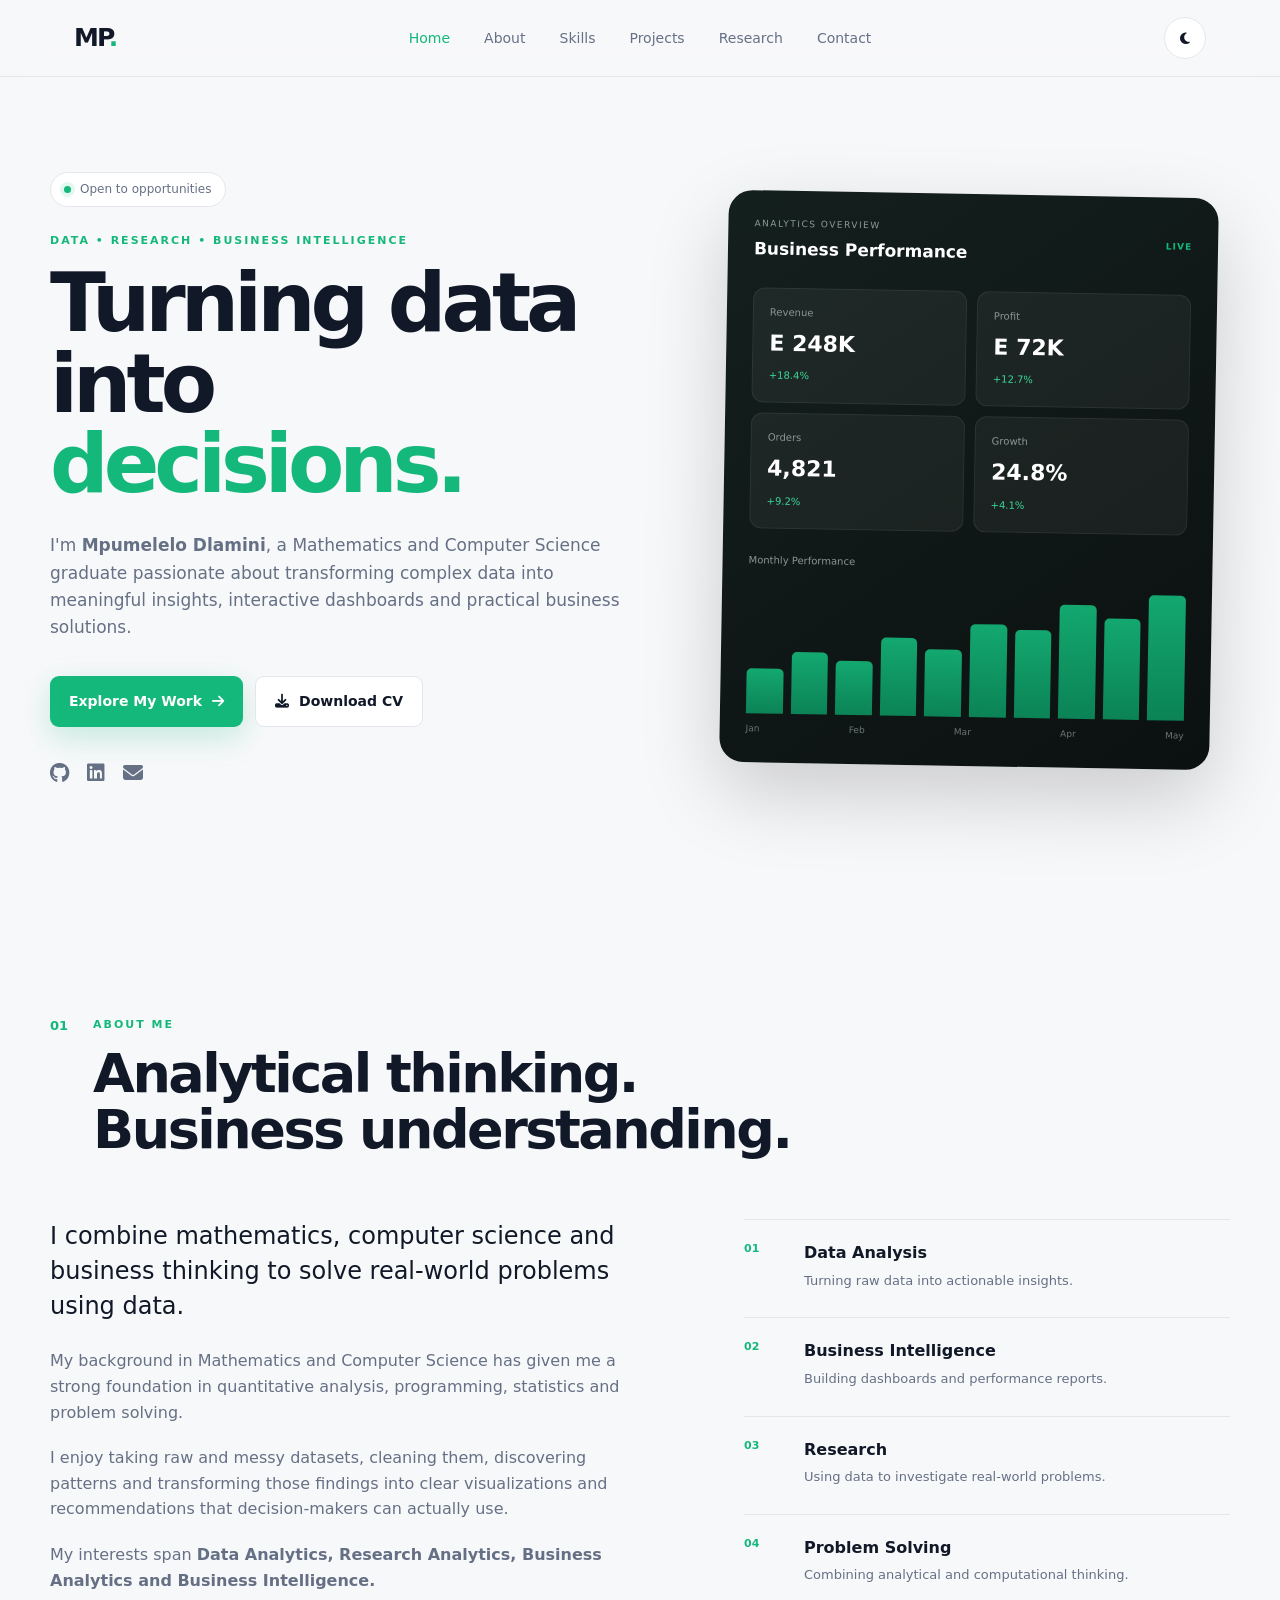
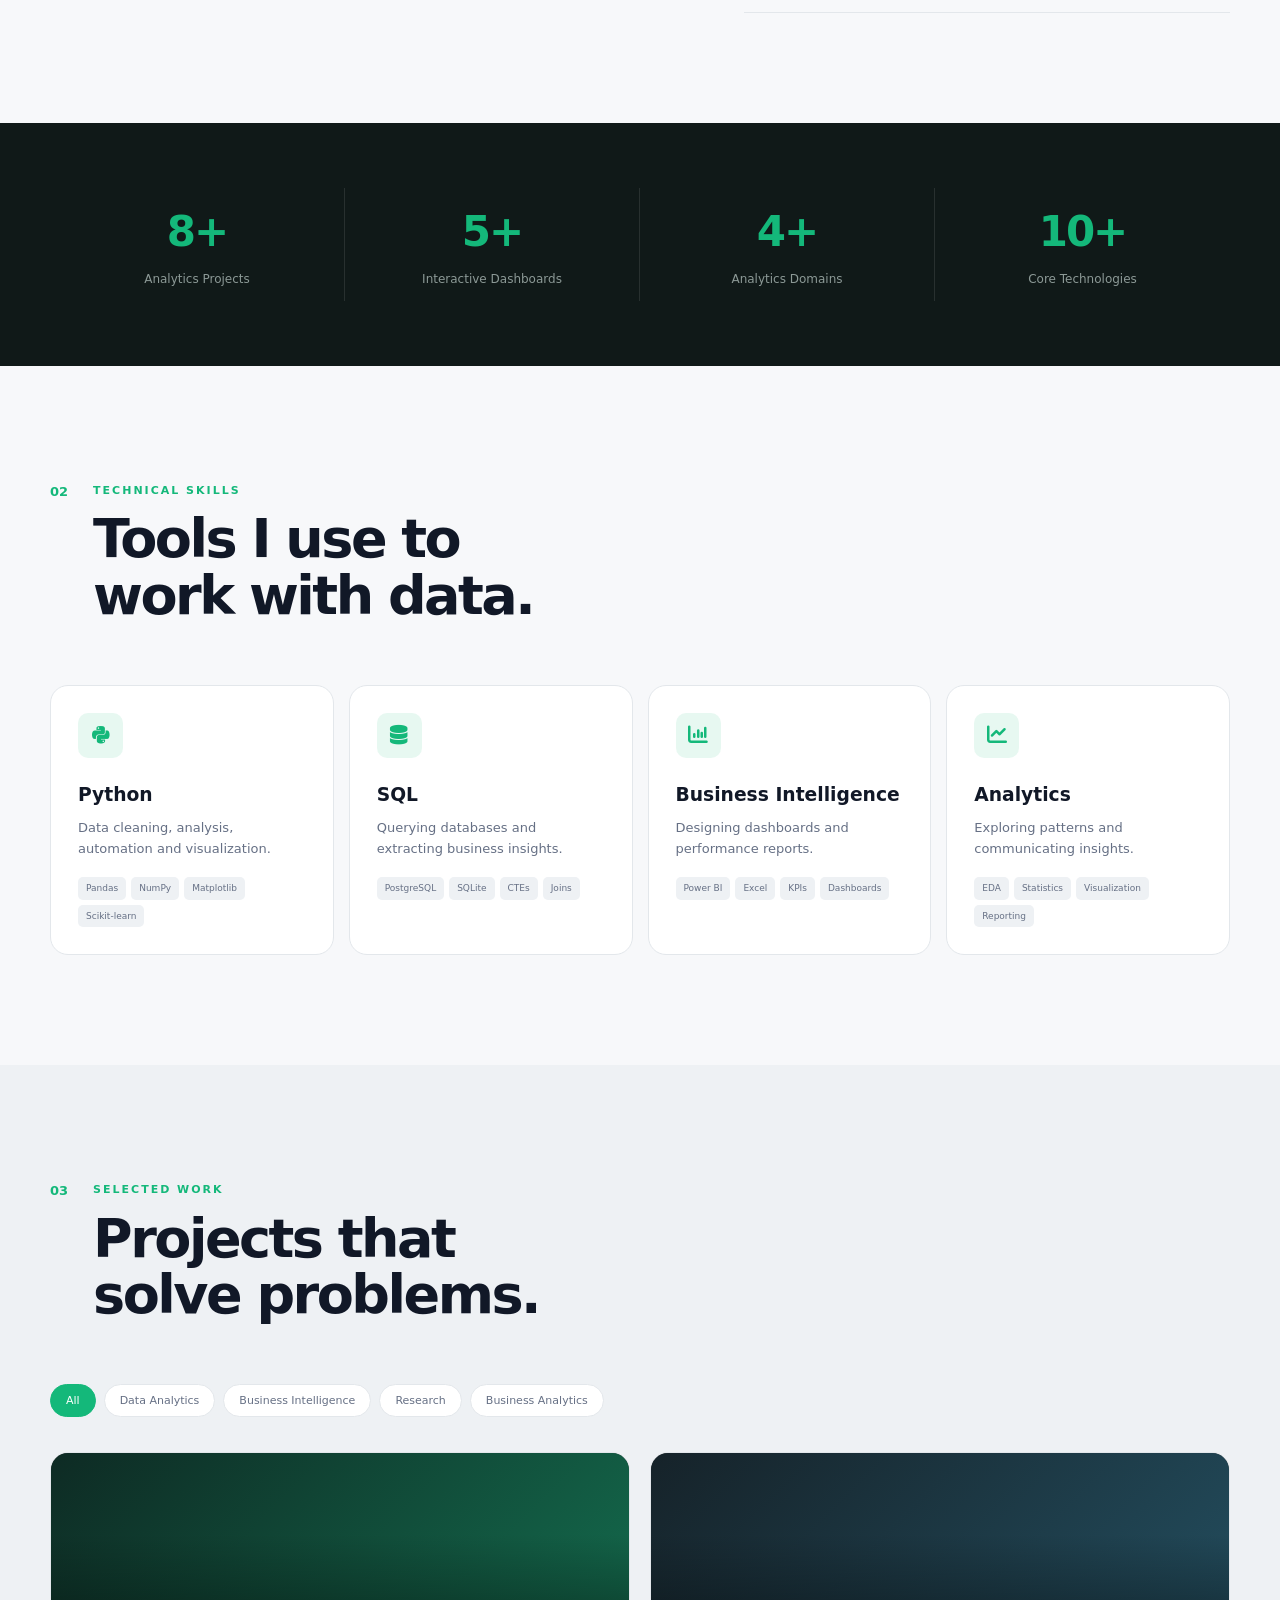
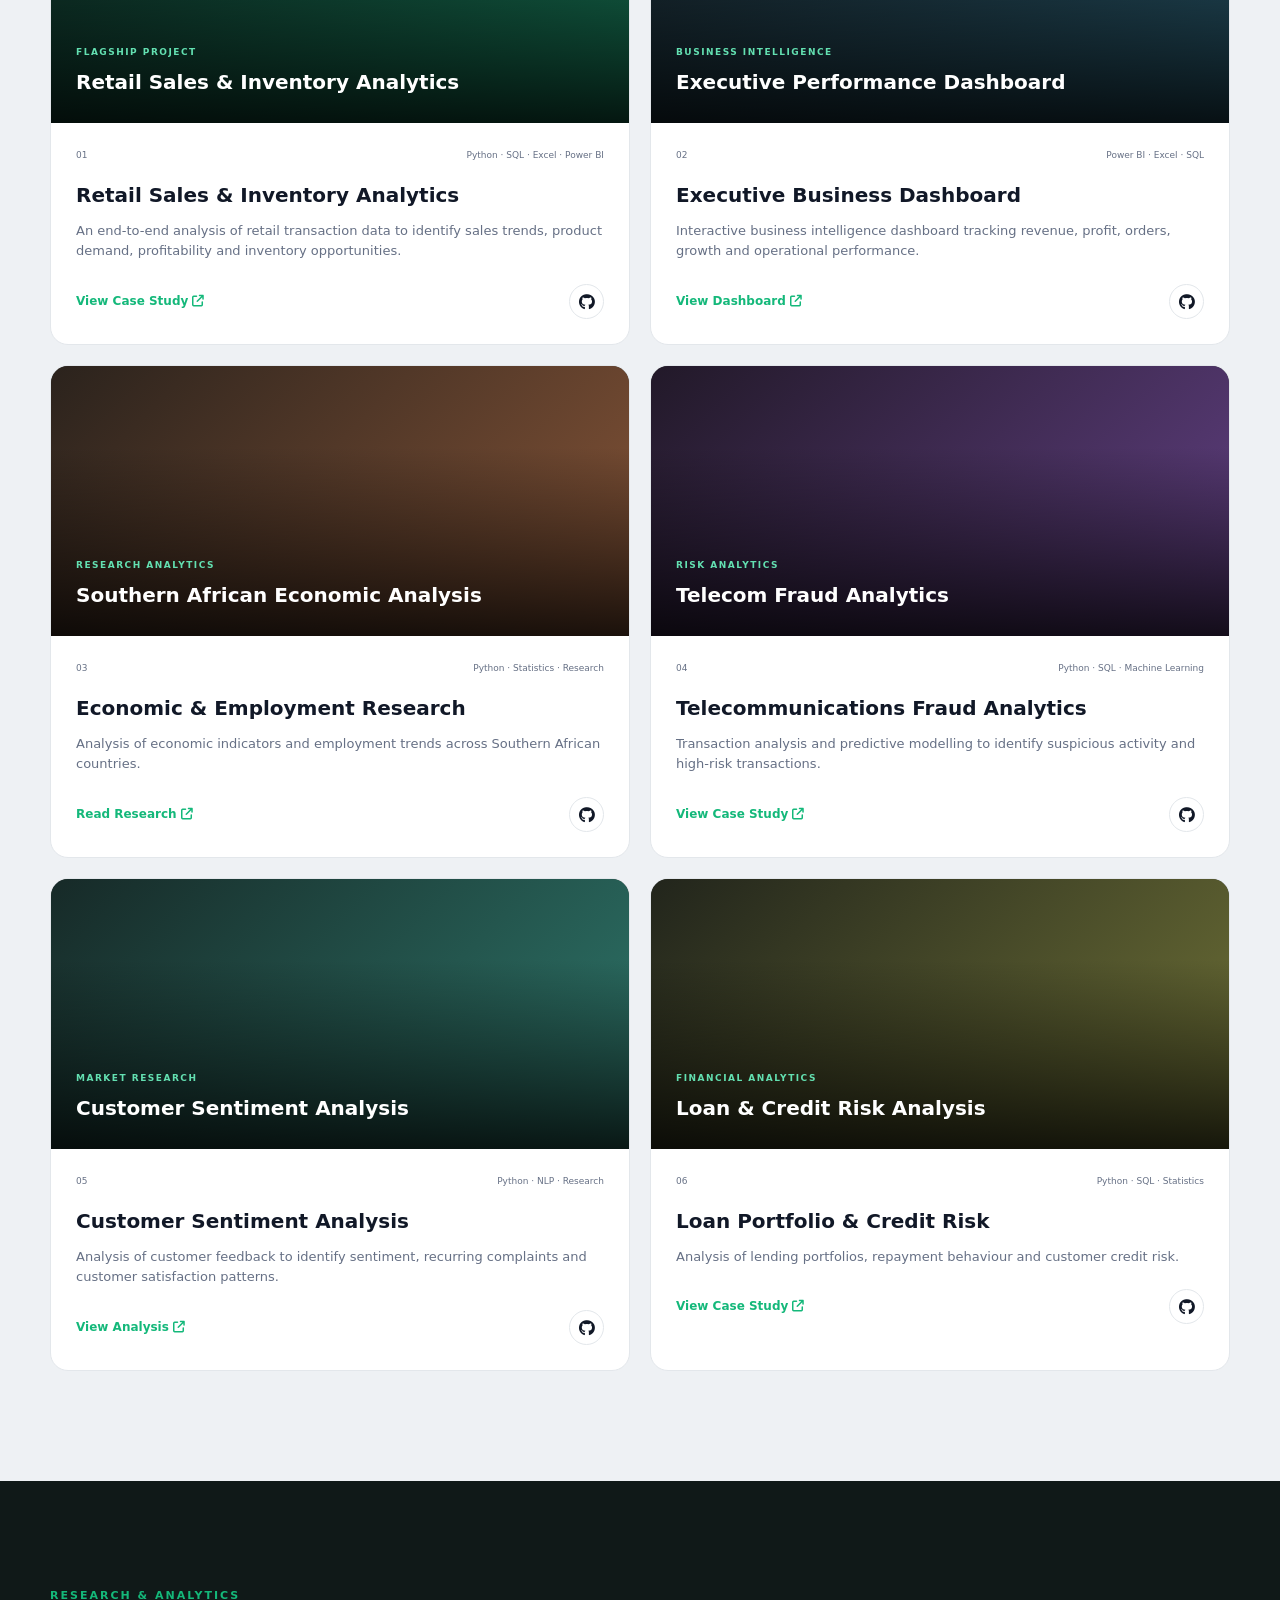
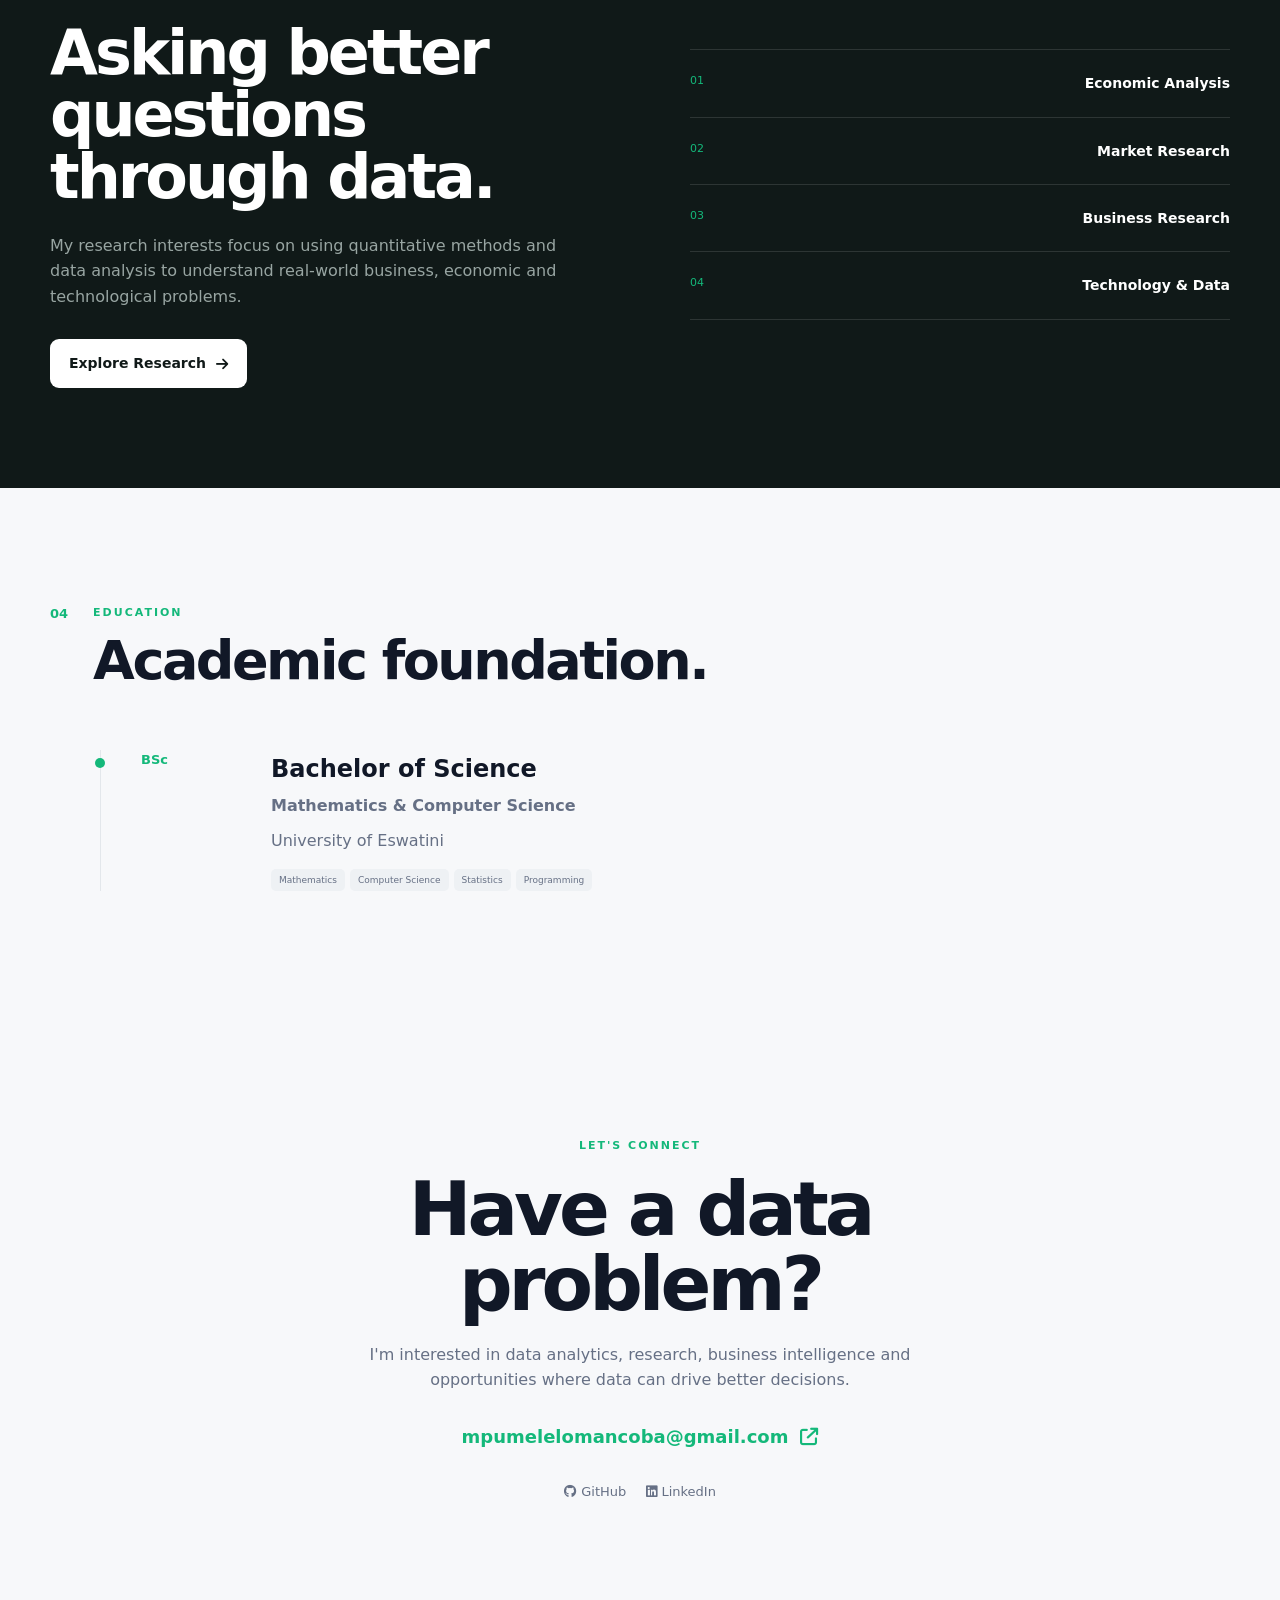
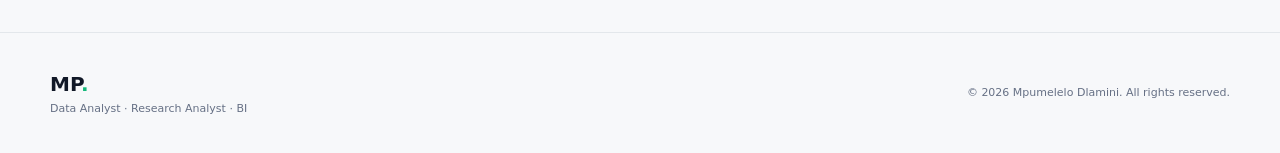
<file: portfolio/index.html>
<!DOCTYPE html>
<html lang="en">
<head>
    <meta charset="UTF-8">
    <meta name="viewport" content="width=device-width, initial-scale=1.0">

    <meta name="description"
          content="Mpumelelo Dlamini - Data Analyst, Research Analyst and Business Intelligence Analyst Portfolio">

    <meta name="author" content="Mpumelelo  Mancoba Dlamini">

    <title>Mpumelelo Dlamini | Data & Business Analytics</title>

    <link rel="stylesheet"
          href="https://cdnjs.cloudflare.com/ajax/libs/font-awesome/6.5.2/css/all.min.css">

    <link rel="stylesheet" href="style.css">
</head>

<body>

<!-- ================= NAVIGATION ================= -->

<header class="navbar">

    <div class="nav-container">

        <a href="#home" class="logo">
            MP<span>.</span>
        </a>

        <nav id="navMenu">

            <a href="#home">Home</a>
            <a href="#about">About</a>
            <a href="#skills">Skills</a>
            <a href="#projects">Projects</a>
            <a href="#research">Research</a>
            <a href="#contact">Contact</a>

        </nav>

        <div class="nav-actions">

            <button id="themeToggle" aria-label="Toggle dark mode">
                <i class="fas fa-moon"></i>
            </button>

            <button id="menuToggle" class="menu-toggle">
                <i class="fas fa-bars"></i>
            </button>

        </div>

    </div>

</header>


<!-- ================= HERO ================= -->

<section id="home" class="hero">

    <div class="hero-container">

        <div class="hero-content">

            <div class="availability">
                <span></span>
                Open to opportunities
            </div>

            <p class="eyebrow">
                DATA • RESEARCH • BUSINESS INTELLIGENCE
            </p>

            <h1>
                Turning data into
                <span>decisions.</span>
            </h1>

            <p class="hero-description">
                I'm <strong>Mpumelelo Dlamini</strong>, a Mathematics and
                Computer Science graduate passionate about transforming
                complex data into meaningful insights, interactive
                dashboards and practical business solutions.
            </p>

            <div class="hero-buttons">

                <a href="#projects" class="btn btn-primary">
                    Explore My Work
                    <i class="fas fa-arrow-right"></i>
                </a>

                <a href="assets/cv.pdf"
                   class="btn btn-secondary"
                   target="_blank">

                    <i class="fas fa-download"></i>
                    Download CV

                </a>

            </div>

            <div class="social-links">

                <a href="https://github.com/mpumelelo810"
                   target="_blank"
                   aria-label="GitHub">

                    <i class="fab fa-github"></i>

                </a>

                <a href="www.linkedin.com/in/mpumelelo-d-097320218"
                   target="_blank"
                   aria-label="LinkedIn">

                    <i class="fab fa-linkedin"></i>

                </a>

                <a href="mailto:mpumelelomancoba@gmail.com"
                   aria-label="mpumelelomancoba@gmail.com">

                    <i class="fas fa-envelope"></i>

                </a>

            </div>

        </div>


        <!-- DATA VISUALIZATION HERO CARD -->

        <div class="hero-visual">

            <div class="analytics-card">

                <div class="card-header">

                    <div>
                        <span class="small-label">
                            ANALYTICS OVERVIEW
                        </span>

                        <h3>Business Performance</h3>
                    </div>

                    <span class="live-dot">
                        LIVE
                    </span>

                </div>


                <div class="metric-grid">

                    <div class="metric">
                        <span>Revenue</span>
                        <strong>E 248K</strong>
                        <small class="positive">
                            +18.4%
                        </small>
                    </div>

                    <div class="metric">
                        <span>Profit</span>
                        <strong>E 72K</strong>
                        <small class="positive">
                            +12.7%
                        </small>
                    </div>

                    <div class="metric">
                        <span>Orders</span>
                        <strong>4,821</strong>
                        <small class="positive">
                            +9.2%
                        </small>
                    </div>

                    <div class="metric">
                        <span>Growth</span>
                        <strong>24.8%</strong>
                        <small class="positive">
                            +4.1%
                        </small>
                    </div>

                </div>


                <div class="chart">

                    <div class="chart-label">
                        Monthly Performance
                    </div>

                    <div class="bars">

                        <div style="height:35%"></div>
                        <div style="height:48%"></div>
                        <div style="height:42%"></div>
                        <div style="height:60%"></div>
                        <div style="height:52%"></div>
                        <div style="height:72%"></div>
                        <div style="height:68%"></div>
                        <div style="height:88%"></div>
                        <div style="height:78%"></div>
                        <div style="height:96%"></div>

                    </div>

                    <div class="chart-months">

                        <span>Jan</span>
                        <span>Feb</span>
                        <span>Mar</span>
                        <span>Apr</span>
                        <span>May</span>

                    </div>

                </div>

            </div>

        </div>

    </div>

</section>


<!-- ================= ABOUT ================= -->

<section id="about" class="section">

    <div class="section-container">

        <div class="section-heading">

            <span class="section-number">01</span>

            <div>
                <span class="section-label">ABOUT ME</span>
                <h2>Analytical thinking.<br>
                    Business understanding.</h2>
            </div>

        </div>


        <div class="about-grid">

            <div class="about-text">

                <p class="large-text">
                    I combine mathematics, computer science and
                    business thinking to solve real-world problems
                    using data.
                </p>

                <p>
                    My background in Mathematics and Computer Science
                    has given me a strong foundation in quantitative
                    analysis, programming, statistics and problem
                    solving.
                </p>

                <p>
                    I enjoy taking raw and messy datasets, cleaning
                    them, discovering patterns and transforming those
                    findings into clear visualizations and
                    recommendations that decision-makers can actually
                    use.
                </p>

                <p>
                    My interests span <strong>Data Analytics,
                    Research Analytics, Business Analytics and
                    Business Intelligence.</strong>
                </p>

            </div>


            <div class="about-facts">

                <div class="fact">
                    <span>01</span>
                    <div>
                        <strong>Data Analysis</strong>
                        <p>
                            Turning raw data into actionable insights.
                        </p>
                    </div>
                </div>

                <div class="fact">
                    <span>02</span>
                    <div>
                        <strong>Business Intelligence</strong>
                        <p>
                            Building dashboards and performance reports.
                        </p>
                    </div>
                </div>

                <div class="fact">
                    <span>03</span>
                    <div>
                        <strong>Research</strong>
                        <p>
                            Using data to investigate real-world problems.
                        </p>
                    </div>
                </div>

                <div class="fact">
                    <span>04</span>
                    <div>
                        <strong>Problem Solving</strong>
                        <p>
                            Combining analytical and computational thinking.
                        </p>
                    </div>
                </div>

            </div>

        </div>

    </div>

</section>


<!-- ================= STATS ================= -->

<section class="stats-section">

    <div class="stats-container">

        <div class="stat">
            <strong data-count="8">0</strong>
            <span>Analytics Projects</span>
        </div>

        <div class="stat">
            <strong data-count="5">0</strong>
            <span>Interactive Dashboards</span>
        </div>

        <div class="stat">
            <strong data-count="4">0</strong>
            <span>Analytics Domains</span>
        </div>

        <div class="stat">
            <strong data-count="10">0</strong>
            <span>Core Technologies</span>
        </div>

    </div>

</section>


<!-- ================= SKILLS ================= -->

<section id="skills" class="section">

    <div class="section-container">

        <div class="section-heading">

            <span class="section-number">02</span>

            <div>
                <span class="section-label">TECHNICAL SKILLS</span>
                <h2>Tools I use to<br>
                    work with data.</h2>
            </div>

        </div>


        <div class="skills-grid">

            <div class="skill-card">

                <div class="skill-icon">
                    <i class="fab fa-python"></i>
                </div>

                <h3>Python</h3>

                <p>
                    Data cleaning, analysis, automation and
                    visualization.
                </p>

                <div class="skill-tags">
                    <span>Pandas</span>
                    <span>NumPy</span>
                    <span>Matplotlib</span>
                    <span>Scikit-learn</span>
                </div>

            </div>


            <div class="skill-card">

                <div class="skill-icon">
                    <i class="fas fa-database"></i>
                </div>

                <h3>SQL</h3>

                <p>
                    Querying databases and extracting business
                    insights.
                </p>

                <div class="skill-tags">
                    <span>PostgreSQL</span>
                    <span>SQLite</span>
                    <span>CTEs</span>
                    <span>Joins</span>
                </div>

            </div>


            <div class="skill-card">

                <div class="skill-icon">
                    <i class="fas fa-chart-column"></i>
                </div>

                <h3>Business Intelligence</h3>

                <p>
                    Designing dashboards and performance reports.
                </p>

                <div class="skill-tags">
                    <span>Power BI</span>
                    <span>Excel</span>
                    <span>KPIs</span>
                    <span>Dashboards</span>
                </div>

            </div>


            <div class="skill-card">

                <div class="skill-icon">
                    <i class="fas fa-chart-line"></i>
                </div>

                <h3>Analytics</h3>

                <p>
                    Exploring patterns and communicating insights.
                </p>

                <div class="skill-tags">
                    <span>EDA</span>
                    <span>Statistics</span>
                    <span>Visualization</span>
                    <span>Reporting</span>
                </div>

            </div>

        </div>

    </div>

</section>


<!-- ================= PROJECTS ================= -->

<section id="projects" class="section projects-section">

    <div class="section-container">

        <div class="section-heading">

            <span class="section-number">03</span>

            <div>
                <span class="section-label">SELECTED WORK</span>
                <h2>Projects that<br>
                    solve problems.</h2>
            </div>

        </div>


        <!-- FILTERS -->

        <div class="project-filters">

            <button class="filter active"
                    data-filter="all">
                All
            </button>

            <button class="filter"
                    data-filter="data">
                Data Analytics
            </button>

            <button class="filter"
                    data-filter="bi">
                Business Intelligence
            </button>

            <button class="filter"
                    data-filter="research">
                Research
            </button>

            <button class="filter"
                    data-filter="business">
                Business Analytics
            </button>

        </div>


        <div class="projects-grid">


            <!-- PROJECT 1 -->

            <article class="project-card"
                     data-category="data business bi">

                <div class="project-image sales-image">

                    <div class="project-overlay">

                        <span>FLAGSHIP PROJECT</span>

                        <h3>Retail Sales & Inventory Analytics</h3>

                    </div>

                </div>

                <div class="project-content">

                    <div class="project-meta">
                        <span>01</span>
                        <span>Python · SQL · Excel · Power BI</span>
                    </div>

                    <h3>
                        Retail Sales & Inventory Analytics
                    </h3>

                    <p>
                        An end-to-end analysis of retail transaction
                        data to identify sales trends, product demand,
                        profitability and inventory opportunities.
                    </p>

                    <div class="project-links">

                        <a href="#"
                           class="project-link">
                            View Case Study
                            <i class="fas fa-arrow-up-right-from-square"></i>
                        </a>

                        <a href="https://github.com/"
                           target="_blank"
                           class="github-link">

                            <i class="fab fa-github"></i>

                        </a>

                    </div>

                </div>

            </article>


            <!-- PROJECT 2 -->

            <article class="project-card"
                     data-category="bi business">

                <div class="project-image dashboard-image">

                    <div class="project-overlay">

                        <span>BUSINESS INTELLIGENCE</span>

                        <h3>Executive Performance Dashboard</h3>

                    </div>

                </div>

                <div class="project-content">

                    <div class="project-meta">
                        <span>02</span>
                        <span>Power BI · Excel · SQL</span>
                    </div>

                    <h3>
                        Executive Business Dashboard
                    </h3>

                    <p>
                        Interactive business intelligence dashboard
                        tracking revenue, profit, orders, growth and
                        operational performance.
                    </p>

                    <div class="project-links">

                        <a href="#"
                           class="project-link">
                            View Dashboard
                            <i class="fas fa-arrow-up-right-from-square"></i>
                        </a>

                        <a href="https://github.com/"
                           target="_blank"
                           class="github-link">

                            <i class="fab fa-github"></i>

                        </a>

                    </div>

                </div>

            </article>


            <!-- PROJECT 3 -->

            <article class="project-card"
                     data-category="research data">

                <div class="project-image research-image">

                    <div class="project-overlay">

                        <span>RESEARCH ANALYTICS</span>

                        <h3>Southern African Economic Analysis</h3>

                    </div>

                </div>

                <div class="project-content">

                    <div class="project-meta">
                        <span>03</span>
                        <span>Python · Statistics · Research</span>
                    </div>

                    <h3>
                        Economic & Employment Research
                    </h3>

                    <p>
                        Analysis of economic indicators and employment
                        trends across Southern African countries.
                    </p>

                    <div class="project-links">

                        <a href="#"
                           class="project-link">
                            Read Research
                            <i class="fas fa-arrow-up-right-from-square"></i>
                        </a>

                        <a href="https://github.com/"
                           target="_blank"
                           class="github-link">

                            <i class="fab fa-github"></i>

                        </a>

                    </div>

                </div>

            </article>


            <!-- PROJECT 4 -->

            <article class="project-card"
                     data-category="data business">

                <div class="project-image fraud-image">

                    <div class="project-overlay">

                        <span>RISK ANALYTICS</span>

                        <h3>Telecom Fraud Analytics</h3>

                    </div>

                </div>

                <div class="project-content">

                    <div class="project-meta">
                        <span>04</span>
                        <span>Python · SQL · Machine Learning</span>
                    </div>

                    <h3>
                        Telecommunications Fraud Analytics
                    </h3>

                    <p>
                        Transaction analysis and predictive modelling
                        to identify suspicious activity and high-risk
                        transactions.
                    </p>

                    <div class="project-links">

                        <a href="#"
                           class="project-link">

                            View Case Study
                            <i class="fas fa-arrow-up-right-from-square"></i>

                        </a>

                        <a href="https://github.com/"
                           target="_blank"
                           class="github-link">

                            <i class="fab fa-github"></i>

                        </a>

                    </div>

                </div>

            </article>


            <!-- PROJECT 5 -->

            <article class="project-card"
                     data-category="research data">

                <div class="project-image sentiment-image">

                    <div class="project-overlay">

                        <span>MARKET RESEARCH</span>

                        <h3>Customer Sentiment Analysis</h3>

                    </div>

                </div>

                <div class="project-content">

                    <div class="project-meta">
                        <span>05</span>
                        <span>Python · NLP · Research</span>
                    </div>

                    <h3>
                        Customer Sentiment Analysis
                    </h3>

                    <p>
                        Analysis of customer feedback to identify
                        sentiment, recurring complaints and customer
                        satisfaction patterns.
                    </p>

                    <div class="project-links">

                        <a href="#"
                           class="project-link">

                            View Analysis
                            <i class="fas fa-arrow-up-right-from-square"></i>

                        </a>

                        <a href="https://github.com/"
                           target="_blank"
                           class="github-link">

                            <i class="fab fa-github"></i>

                        </a>

                    </div>

                </div>

            </article>


            <!-- PROJECT 6 -->

            <article class="project-card"
                     data-category="business data bi">

                <div class="project-image finance-image">

                    <div class="project-overlay">

                        <span>FINANCIAL ANALYTICS</span>

                        <h3>Loan & Credit Risk Analysis</h3>

                    </div>

                </div>

                <div class="project-content">

                    <div class="project-meta">
                        <span>06</span>
                        <span>Python · SQL · Statistics</span>
                    </div>

                    <h3>
                        Loan Portfolio & Credit Risk
                    </h3>

                    <p>
                        Analysis of lending portfolios, repayment
                        behaviour and customer credit risk.
                    </p>

                    <div class="project-links">

                        <a href="#"
                           class="project-link">

                            View Case Study
                            <i class="fas fa-arrow-up-right-from-square"></i>

                        </a>

                        <a href="https://github.com/"
                           target="_blank"
                           class="github-link">

                            <i class="fab fa-github"></i>

                        </a>

                    </div>

                </div>

            </article>

        </div>

    </div>

</section>


<!-- ================= RESEARCH ================= -->

<section id="research" class="research-section">

    <div class="section-container">

        <div class="research-content">

            <span class="section-label">
                RESEARCH & ANALYTICS
            </span>

            <h2>
                Asking better questions<br>
                through data.
            </h2>

            <p>
                My research interests focus on using quantitative
                methods and data analysis to understand real-world
                business, economic and technological problems.
            </p>

            <a href="#projects"
               class="btn btn-light">

                Explore Research
                <i class="fas fa-arrow-right"></i>

            </a>

        </div>


        <div class="research-topics">

            <div>
                <span>01</span>
                <strong>Economic Analysis</strong>
            </div>

            <div>
                <span>02</span>
                <strong>Market Research</strong>
            </div>

            <div>
                <span>03</span>
                <strong>Business Research</strong>
            </div>

            <div>
                <span>04</span>
                <strong>Technology & Data</strong>
            </div>

        </div>

    </div>

</section>


<!-- ================= EDUCATION ================= -->

<section class="section">

    <div class="section-container">

        <div class="section-heading">

            <span class="section-number">04</span>

            <div>
                <span class="section-label">
                    EDUCATION
                </span>

                <h2>
                    Academic foundation.
                </h2>
            </div>

        </div>


        <div class="timeline">

            <div class="timeline-item">

                <span class="timeline-date">
                    BSc
                </span>

                <div>

                    <h3>
                        Bachelor of Science
                    </h3>

                    <h4>
                        Mathematics & Computer Science
                    </h4>

                    <p>
                        University of Eswatini
                    </p>

                    <div class="education-tags">

                        <span>Mathematics</span>
                        <span>Computer Science</span>
                        <span>Statistics</span>
                        <span>Programming</span>

                    </div>

                </div>

            </div>

        </div>

    </div>

</section>


<!-- ================= CTA ================= -->

<section id="contact" class="contact-section">

    <div class="contact-container">

        <span class="section-label">
            LET'S CONNECT
        </span>

        <h2>
            Have a data problem?
        </h2>

        <p>
            I'm interested in data analytics, research,
            business intelligence and opportunities where
            data can drive better decisions.
        </p>

        <a href="mailto:your.email@example.com"
           class="contact-email">

          mpumelelomancoba@gmail.com
            <i class="fas fa-arrow-up-right-from-square"></i>

        </a>

        <div class="contact-socials">

            <a href="https://github.com/mpumelelo810"
               target="_blank">

                <i class="fab fa-github"></i>
                GitHub

            </a>

            <a href="https://linkedin.com/in/mpumelelo-d-097320218"
               target="_blank"> 

                <i class="fab fa-linkedin"></i>
                LinkedIn

            </a>

        </div>

    </div>

</section>


<!-- ================= FOOTER ================= -->

<footer>

    <div class="footer-container">

        <div>
            <strong>MP<span>.</span></strong>
            <p>
                Data Analyst · Research Analyst · BI
            </p>
        </div>

        <p>
            © <span id="year"></span>
            Mpumelelo Dlamini.
            All rights reserved.
        </p>

    </div>

</footer>


<script src="script.js"></script>

</body>
</html>
</file>
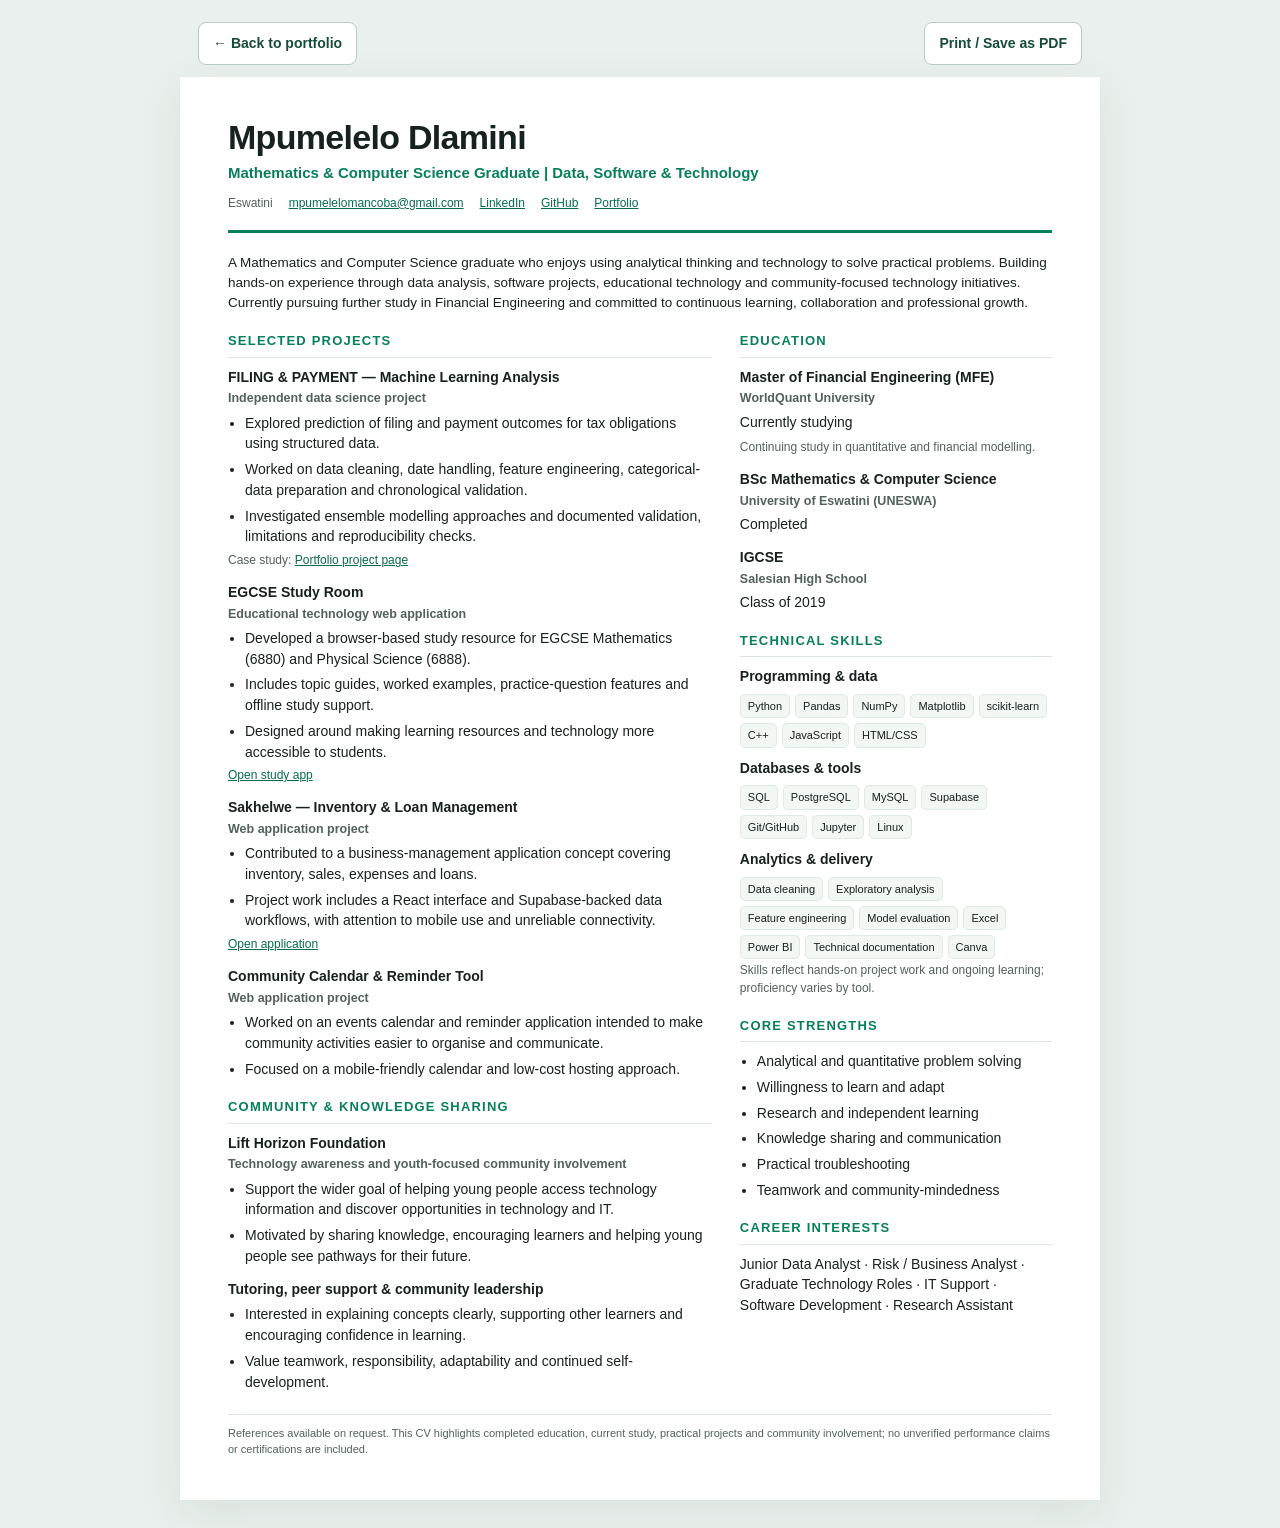
<file: cv.html>
<!doctype html>
<html lang="en">
<head>
<meta charset="utf-8">
<meta name="viewport" content="width=device-width, initial-scale=1">
<meta name="description" content="Curriculum vitae of Mpumelelo Dlamini, Mathematics and Computer Science graduate focused on data, software, technology and financial engineering.">
<title>CV | Mpumelelo Dlamini</title>
<style>
:root{--ink:#17211f;--muted:#52615d;--green:#087f5b;--line:#dce5e1;--paper:#fff;--wash:#f2f7f4}
*{box-sizing:border-box}body{margin:0;background:#eaf0ed;color:var(--ink);font:14px/1.48 Arial,Helvetica,sans-serif}
.toolbar{max-width:920px;margin:22px auto 12px;display:flex;justify-content:space-between;align-items:center;gap:12px;padding:0 18px}
.toolbar a,.toolbar button{font:inherit;font-weight:700;text-decoration:none;border:1px solid #b9cbc3;border-radius:8px;padding:10px 14px;background:#fff;color:#174b3a;cursor:pointer}
.sheet{max-width:920px;margin:0 auto 28px;background:var(--paper);padding:42px 48px;box-shadow:0 12px 42px #1b3c2b14}
header{border-bottom:3px solid var(--green);padding-bottom:18px;margin-bottom:20px}
h1{font-size:34px;line-height:1.08;letter-spacing:-.7px;margin:0 0 7px}
.role{font-size:15px;color:var(--green);font-weight:700;margin-bottom:10px}
.contact{display:flex;flex-wrap:wrap;gap:7px 16px;color:var(--muted);font-size:12px}
a{color:#076b50;overflow-wrap:anywhere}
.intro{font-size:13.5px;margin:0 0 18px}
.columns{display:grid;grid-template-columns:1.55fr 1fr;gap:28px}
section{margin:0 0 18px;break-inside:avoid}
h2{font-size:13px;letter-spacing:1.2px;text-transform:uppercase;color:var(--green);border-bottom:1px solid var(--line);padding-bottom:6px;margin:0 0 9px}
h3{font-size:14px;margin:0 0 2px}
h4{font-size:12.5px;margin:0 0 4px;color:var(--muted);font-weight:700}
p{margin:3px 0 7px}
ul{padding-left:17px;margin:5px 0 0}
li{margin:0 0 5px}
.entry{margin:0 0 12px;break-inside:avoid}
.tags{display:flex;flex-wrap:wrap;gap:5px;margin-top:7px}
.tags span{font-size:11px;background:var(--wash);border:1px solid #dcebe3;border-radius:5px;padding:3px 7px}
.small{font-size:12px;color:var(--muted)}
footer{border-top:1px solid var(--line);padding-top:10px;color:var(--muted);font-size:11px;margin-top:4px}
@media(max-width:680px){.sheet{padding:26px 20px;margin:0 8px 18px}.columns{grid-template-columns:1fr;gap:0}.toolbar{margin-top:12px}.toolbar a,.toolbar button{padding:9px 10px}h1{font-size:29px}}
@page{size:A4;margin:12mm}
@media print{body{background:#fff;font-size:11px}.toolbar{display:none}.sheet{max-width:none;margin:0;padding:0;box-shadow:none}.columns{grid-template-columns:1.55fr 1fr;gap:22px}h1{font-size:28px}.intro{font-size:11.5px}section{margin-bottom:13px}li{margin-bottom:3px}a{color:inherit;text-decoration:none}.tags span{background:#f2f7f4;print-color-adjust:exact;-webkit-print-color-adjust:exact}}
</style>
</head>
<body>
<nav class="toolbar" aria-label="CV actions">
<a href="index.html">← Back to portfolio</a>
<button type="button" onclick="window.print()">Print / Save as PDF</button>
</nav>
<main class="sheet">
<header>
<h1>Mpumelelo Dlamini</h1>
<div class="role">Mathematics &amp; Computer Science Graduate | Data, Software &amp; Technology</div>
<div class="contact">
<span>Eswatini</span>
<a href="mailto:mpumelelomancoba@gmail.com">mpumelelomancoba@gmail.com</a>
<a href="https://www.linkedin.com/in/mpumelelo-d-097320218">LinkedIn</a>
<a href="https://github.com/mpumelelo810">GitHub</a>
<a href="https://mpumelelo810.github.io/">Portfolio</a>
</div>
</header>
<p class="intro">A Mathematics and Computer Science graduate who enjoys using analytical thinking and technology to solve practical problems. Building hands-on experience through data analysis, software projects, educational technology and community-focused technology initiatives. Currently pursuing further study in Financial Engineering and committed to continuous learning, collaboration and professional growth.</p>
<div class="columns">
<div>
<section>
<h2>Selected Projects</h2>
<div class="entry">
<h3>FILING &amp; PAYMENT — Machine Learning Analysis</h3>
<h4>Independent data science project</h4>
<ul>
<li>Explored prediction of filing and payment outcomes for tax obligations using structured data.</li>
<li>Worked on data cleaning, date handling, feature engineering, categorical-data preparation and chronological validation.</li>
<li>Investigated ensemble modelling approaches and documented validation, limitations and reproducibility checks.</li>
</ul>
<p class="small">Case study: <a href="filing-payment.html">Portfolio project page</a></p>
</div>
<div class="entry">
<h3>EGCSE Study Room</h3>
<h4>Educational technology web application</h4>
<ul>
<li>Developed a browser-based study resource for EGCSE Mathematics (6880) and Physical Science (6888).</li>
<li>Includes topic guides, worked examples, practice-question features and offline study support.</li>
<li>Designed around making learning resources and technology more accessible to students.</li>
</ul>
<p class="small"><a href="https://mpumelelo810.github.io/EGCSE_STUDY-ROOM_TEACHER_-_STUDENTS/">Open study app</a></p>
</div>
<div class="entry">
<h3>Sakhelwe — Inventory &amp; Loan Management</h3>
<h4>Web application project</h4>
<ul>
<li>Contributed to a business-management application concept covering inventory, sales, expenses and loans.</li>
<li>Project work includes a React interface and Supabase-backed data workflows, with attention to mobile use and unreliable connectivity.</li>
</ul>
<p class="small"><a href="https://sakhelwe.netlify.app/">Open application</a></p>
</div>
<div class="entry">
<h3>Community Calendar &amp; Reminder Tool</h3>
<h4>Web application project</h4>
<ul>
<li>Worked on an events calendar and reminder application intended to make community activities easier to organise and communicate.</li>
<li>Focused on a mobile-friendly calendar and low-cost hosting approach.</li>
</ul>
</div>
</section>
<section>
<h2>Community &amp; Knowledge Sharing</h2>
<div class="entry">
<h3>Lift Horizon Foundation</h3>
<h4>Technology awareness and youth-focused community involvement</h4>
<ul>
<li>Support the wider goal of helping young people access technology information and discover opportunities in technology and IT.</li>
<li>Motivated by sharing knowledge, encouraging learners and helping young people see pathways for their future.</li>
</ul>
</div>
<div class="entry">
<h3>Tutoring, peer support &amp; community leadership</h3>
<ul>
<li>Interested in explaining concepts clearly, supporting other learners and encouraging confidence in learning.</li>
<li>Value teamwork, responsibility, adaptability and continued self-development.</li>
</ul>
</div>
</section>
</div>
<aside>
<section>
<h2>Education</h2>
<div class="entry">
<h3>Master of Financial Engineering (MFE)</h3>
<h4>WorldQuant University</h4>
<p>Currently studying</p>
<p class="small">Continuing study in quantitative and financial modelling.</p>
</div>
<div class="entry">
<h3>BSc Mathematics &amp; Computer Science</h3>
<h4>University of Eswatini (UNESWA)</h4>
<p>Completed</p>
</div>
<div class="entry">
<h3>IGCSE</h3>
<h4>Salesian High School</h4>
<p>Class of 2019</p>
</div>
</section>
<section>
<h2>Technical Skills</h2>
<h3>Programming &amp; data</h3>
<div class="tags"><span>Python</span><span>Pandas</span><span>NumPy</span><span>Matplotlib</span><span>scikit-learn</span><span>C++</span><span>JavaScript</span><span>HTML/CSS</span></div>
<h3 style="margin-top:10px">Databases &amp; tools</h3>
<div class="tags"><span>SQL</span><span>PostgreSQL</span><span>MySQL</span><span>Supabase</span><span>Git/GitHub</span><span>Jupyter</span><span>Linux</span></div>
<h3 style="margin-top:10px">Analytics &amp; delivery</h3>
<div class="tags"><span>Data cleaning</span><span>Exploratory analysis</span><span>Feature engineering</span><span>Model evaluation</span><span>Excel</span><span>Power BI</span><span>Technical documentation</span><span>Canva</span></div>
<p class="small">Skills reflect hands-on project work and ongoing learning; proficiency varies by tool.</p>
</section>
<section>
<h2>Core Strengths</h2>
<ul>
<li>Analytical and quantitative problem solving</li>
<li>Willingness to learn and adapt</li>
<li>Research and independent learning</li>
<li>Knowledge sharing and communication</li>
<li>Practical troubleshooting</li>
<li>Teamwork and community-mindedness</li>
</ul>
</section>
<section>
<h2>Career Interests</h2>
<p>Junior Data Analyst · Risk / Business Analyst · Graduate Technology Roles · IT Support · Software Development · Research Assistant</p>
</section>
</aside>
</div>
<footer>References available on request. This CV highlights completed education, current study, practical projects and community involvement; no unverified performance claims or certifications are included.</footer>
</main>
</body>
</html>
</file>
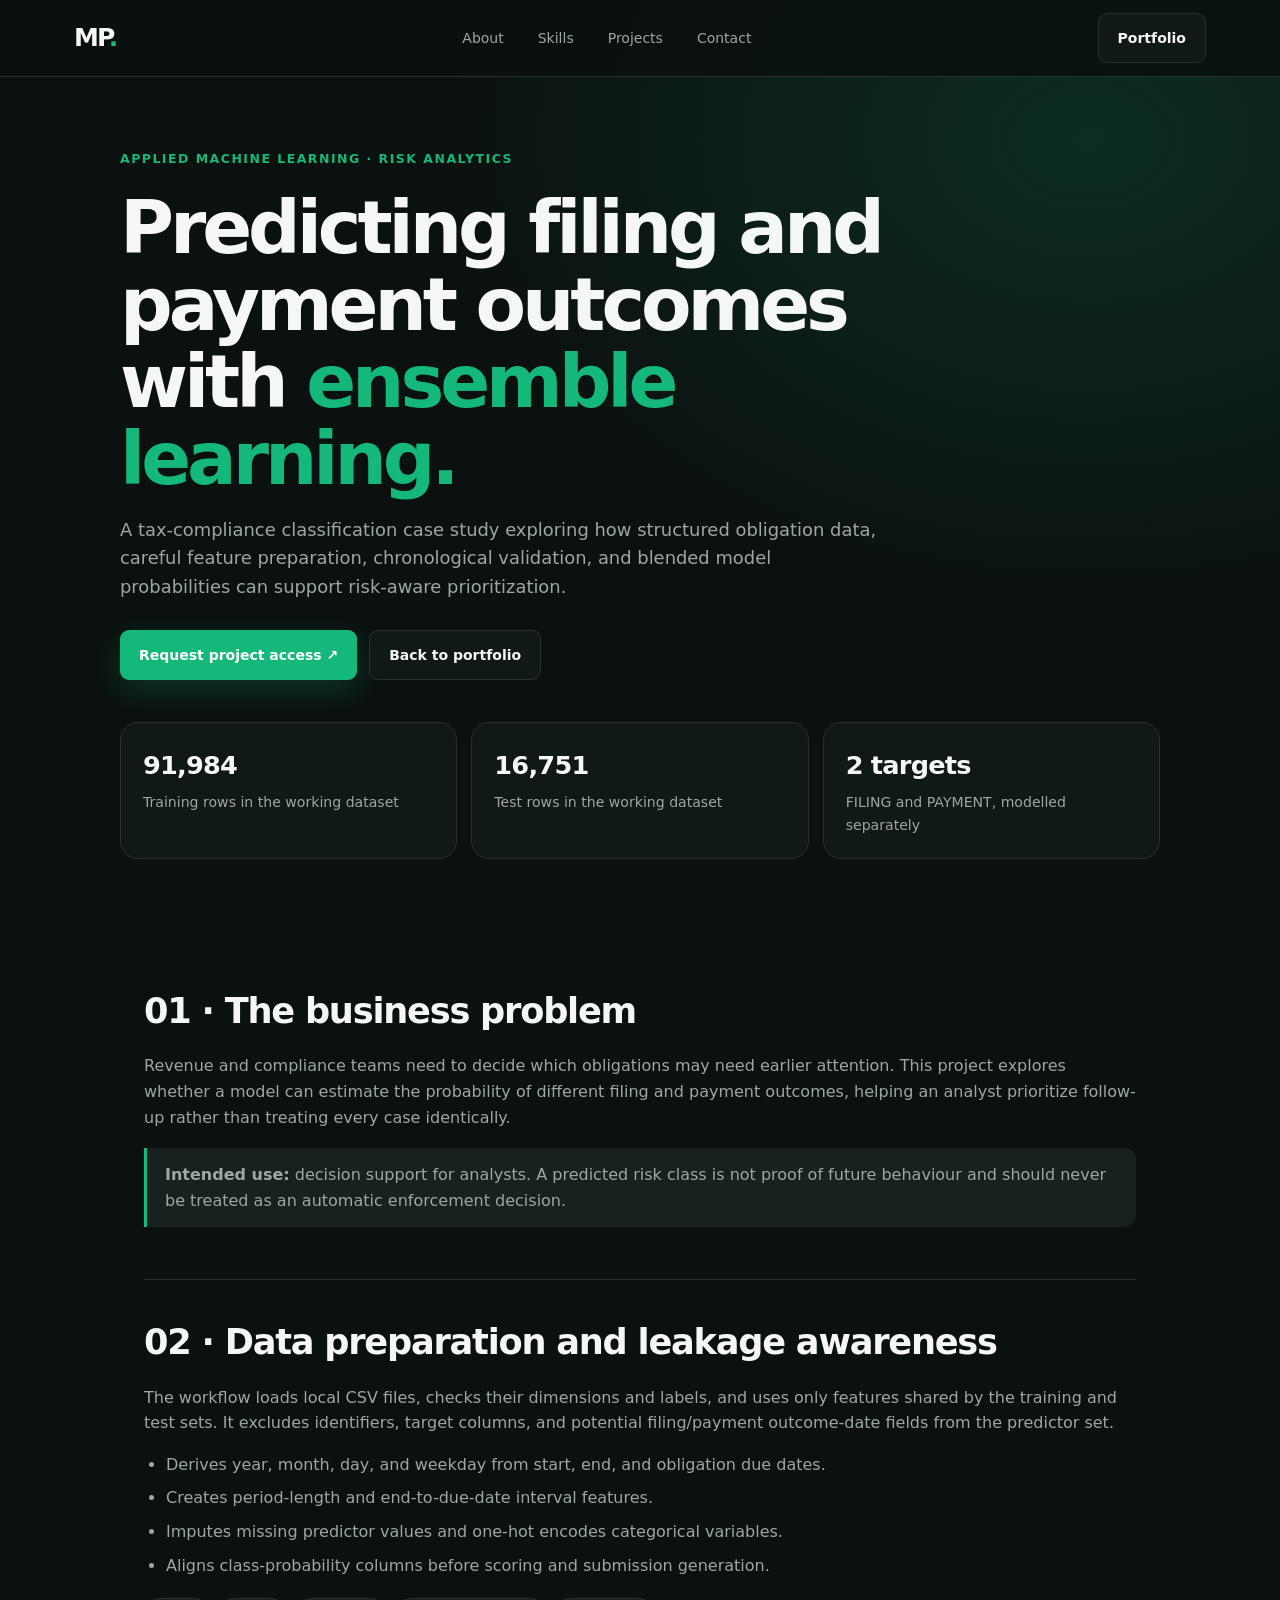
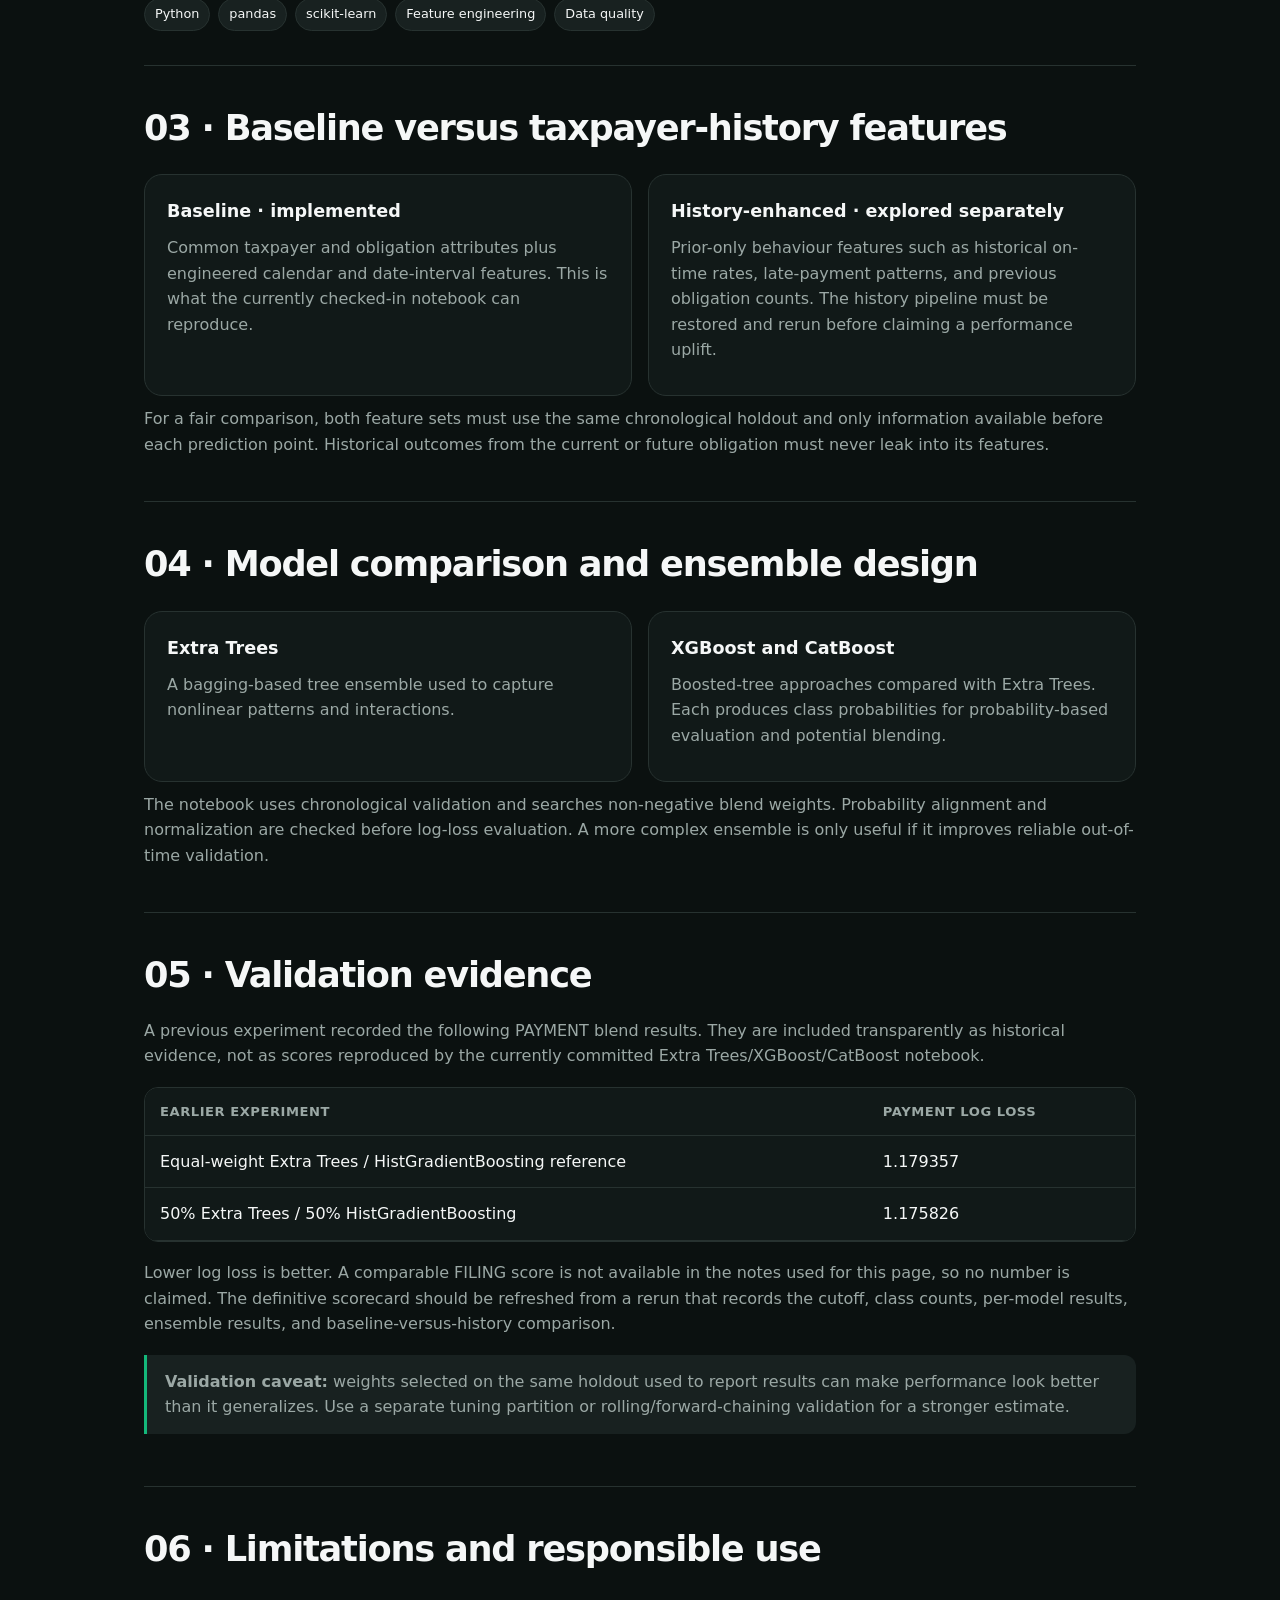
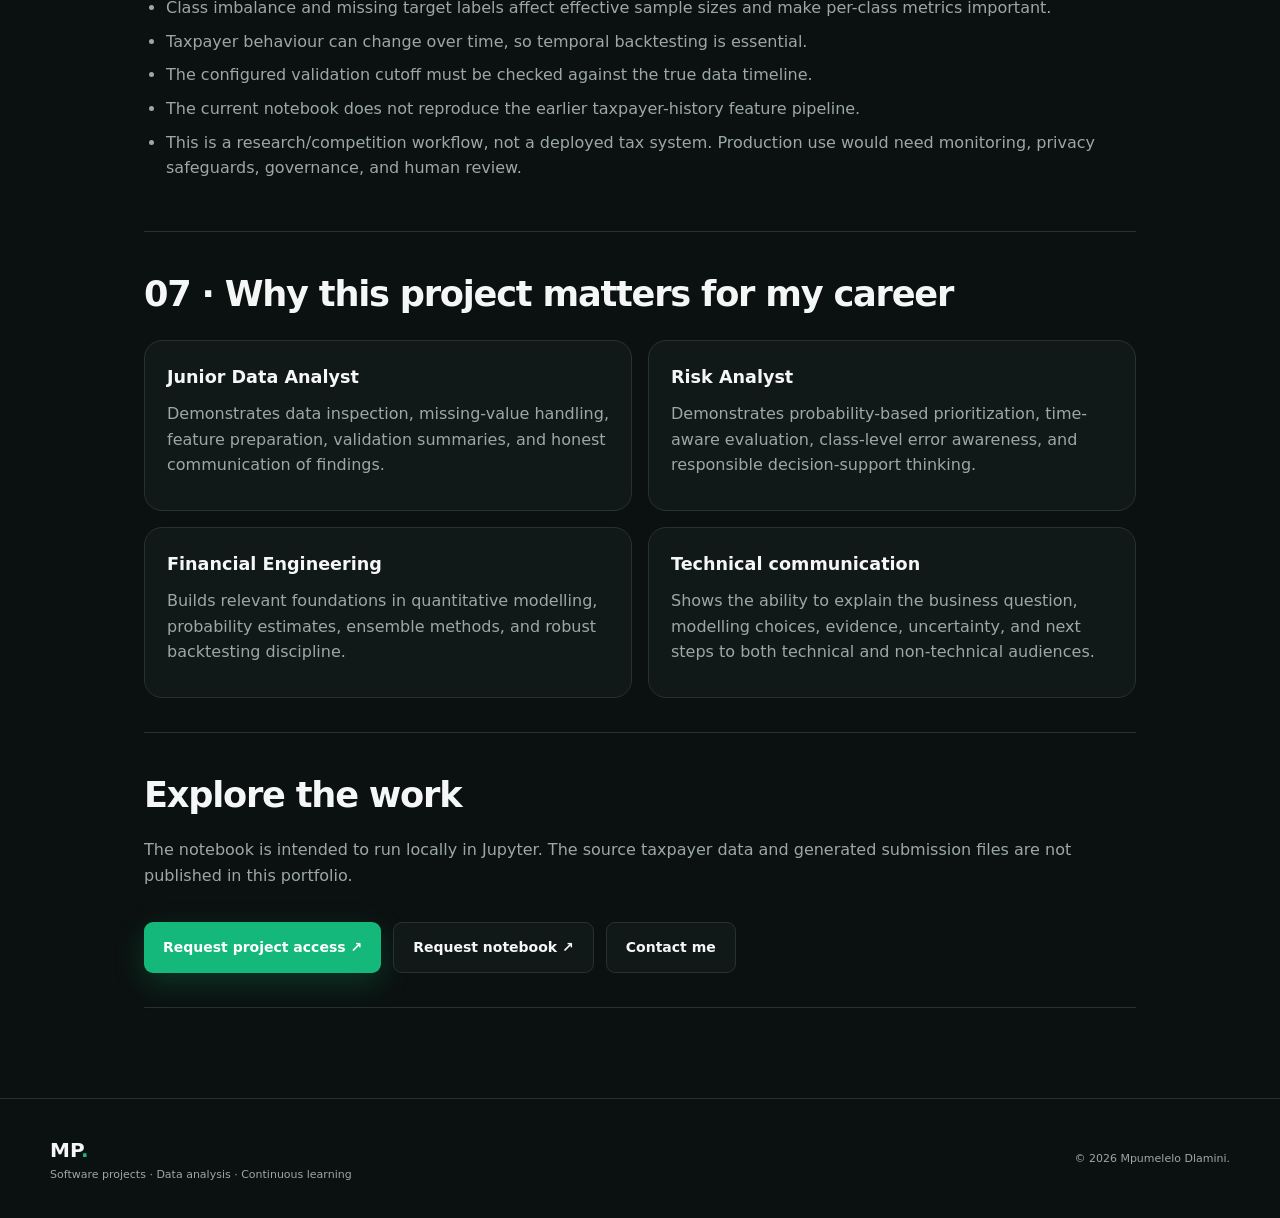
<file: filing-payment.html>
<!DOCTYPE html>
<html lang="en">
<head>
  <meta charset="UTF-8">
  <meta name="viewport" content="width=device-width, initial-scale=1.0">
  <meta name="description" content="A case study by Mpumelelo Dlamini on FILING and PAYMENT classification, ensemble machine learning, leakage-aware features, and temporal validation for tax compliance risk support.">
  <meta name="author" content="Mpumelelo Mancoba Dlamini">
  <title>FILING &amp; PAYMENT ML Case Study | Mpumelelo Dlamini</title>
  <link rel="stylesheet" href="style.css">
  <style>
    .case-hero{padding:145px 24px 72px;background:radial-gradient(ellipse at 85% 15%,color-mix(in srgb,var(--accent) 17%,transparent),transparent 42%),var(--bg)}
    .case-wrap{max-width:1040px;margin:auto}
    .case-kicker{display:inline-flex;gap:9px;align-items:center;color:var(--accent);font-size:.78rem;font-weight:800;letter-spacing:.12em;text-transform:uppercase}
    .case-hero h1{max-width:850px;margin:18px 0;font-size:clamp(2.4rem,6vw,4.6rem);line-height:1.05;letter-spacing:-.055em}
    .case-hero h1 span{color:var(--accent)}
    .case-lede{max-width:760px;color:var(--muted);font-size:1.12rem}
    .case-actions{display:flex;gap:12px;flex-wrap:wrap;margin-top:28px}
    .case-stats{display:grid;grid-template-columns:repeat(3,minmax(0,1fr));gap:14px;margin-top:42px}
    .case-stat,.case-panel{background:var(--surface);border:1px solid var(--border);border-radius:var(--radius);padding:22px}
    .case-stat strong{display:block;font-size:1.6rem;letter-spacing:-.03em}
    .case-stat span{display:block;color:var(--muted);font-size:.88rem;margin-top:5px}
    .case-body{max-width:1040px;margin:0 auto;padding:18px 24px 90px}
    .case-section{padding:34px 0;border-bottom:1px solid var(--border)}
    .case-section h2{font-size:clamp(1.55rem,3vw,2.2rem);letter-spacing:-.035em;margin-bottom:14px}
    .case-section h3{font-size:1.1rem;margin:22px 0 8px}
    .case-section p,.case-section li{color:var(--muted)}
    .case-section p{margin:10px 0}
    .case-section ul,.case-section ol{padding-left:22px;margin:12px 0}
    .case-section li{padding:4px 0}
    .case-grid{display:grid;grid-template-columns:repeat(2,minmax(0,1fr));gap:16px;margin-top:18px}
    .case-panel h3{margin-top:0}
    .case-tags{display:flex;gap:8px;flex-wrap:wrap;margin-top:16px}
    .case-tags span{border:1px solid var(--border);background:var(--surface-2);border-radius:999px;padding:5px 10px;font-size:.8rem}
    .case-table-wrap{overflow-x:auto;border:1px solid var(--border);border-radius:14px;margin:18px 0}
    .case-table{width:100%;border-collapse:collapse;min-width:460px;background:var(--surface)}
    .case-table th,.case-table td{text-align:left;padding:13px 15px;border-bottom:1px solid var(--border)}
    .case-table th{font-size:.82rem;text-transform:uppercase;letter-spacing:.04em;color:var(--muted)}
    .case-table td{font-variant-numeric:tabular-nums}
    .case-note{border-left:3px solid var(--accent);padding:14px 18px;background:var(--surface-2);border-radius:0 12px 12px 0;margin:18px 0}
    .case-note p{margin:0}
    .case-cta{margin-top:34px}
    @media(max-width:680px){.case-stats,.case-grid{grid-template-columns:1fr}.case-hero{padding-top:120px}.case-stat,.case-panel{padding:18px}}
  </style>
</head>
<body class="dark">
<a class="skip-link" href="#main">Skip to content</a>
<header class="navbar">
  <div class="nav-container">
    <a href="index.html#home" class="logo">MP<span>.</span></a>
    <nav aria-label="Main navigation">
      <a href="index.html#about">About</a><a href="index.html#skills">Skills</a><a href="index.html#projects">Projects</a><a href="index.html#contact">Contact</a>
    </nav>
    <div class="nav-actions"><a class="btn btn-secondary" href="index.html#projects">Portfolio</a></div>
  </div>
</header>
<main id="main">
  <section class="case-hero">
    <div class="case-wrap">
      <div class="case-kicker">Applied machine learning · Risk analytics</div>
      <h1>Predicting filing and payment outcomes with <span>ensemble learning.</span></h1>
      <p class="case-lede">A tax-compliance classification case study exploring how structured obligation data, careful feature preparation, chronological validation, and blended model probabilities can support risk-aware prioritization.</p>
      <div class="case-actions">
        <a class="btn btn-primary" href="mailto:mpumelelomancoba@gmail.com?subject=FILING%20%26%20PAYMENT%20project%20access">Request project access ↗</a>
        <a class="btn btn-secondary" href="index.html#projects">Back to portfolio</a>
      </div>
      <div class="case-stats" aria-label="Project summary">
        <div class="case-stat"><strong>91,984</strong><span>Training rows in the working dataset</span></div>
        <div class="case-stat"><strong>16,751</strong><span>Test rows in the working dataset</span></div>
        <div class="case-stat"><strong>2 targets</strong><span>FILING and PAYMENT, modelled separately</span></div>
      </div>
    </div>
  </section>
  <div class="case-body">
    <section class="case-section">
      <h2>01 · The business problem</h2>
      <p>Revenue and compliance teams need to decide which obligations may need earlier attention. This project explores whether a model can estimate the probability of different filing and payment outcomes, helping an analyst prioritize follow-up rather than treating every case identically.</p>
      <div class="case-note"><p><strong>Intended use:</strong> decision support for analysts. A predicted risk class is not proof of future behaviour and should never be treated as an automatic enforcement decision.</p></div>
    </section>
    <section class="case-section">
      <h2>02 · Data preparation and leakage awareness</h2>
      <p>The workflow loads local CSV files, checks their dimensions and labels, and uses only features shared by the training and test sets. It excludes identifiers, target columns, and potential filing/payment outcome-date fields from the predictor set.</p>
      <ul>
        <li>Derives year, month, day, and weekday from start, end, and obligation due dates.</li>
        <li>Creates period-length and end-to-due-date interval features.</li>
        <li>Imputes missing predictor values and one-hot encodes categorical variables.</li>
        <li>Aligns class-probability columns before scoring and submission generation.</li>
      </ul>
      <div class="case-tags"><span>Python</span><span>pandas</span><span>scikit-learn</span><span>Feature engineering</span><span>Data quality</span></div>
    </section>
    <section class="case-section">
      <h2>03 · Baseline versus taxpayer-history features</h2>
      <div class="case-grid">
        <div class="case-panel">
          <h3>Baseline · implemented</h3>
          <p>Common taxpayer and obligation attributes plus engineered calendar and date-interval features. This is what the currently checked-in notebook can reproduce.</p>
        </div>
        <div class="case-panel">
          <h3>History-enhanced · explored separately</h3>
          <p>Prior-only behaviour features such as historical on-time rates, late-payment patterns, and previous obligation counts. The history pipeline must be restored and rerun before claiming a performance uplift.</p>
        </div>
      </div>
      <p>For a fair comparison, both feature sets must use the same chronological holdout and only information available before each prediction point. Historical outcomes from the current or future obligation must never leak into its features.</p>
    </section>
    <section class="case-section">
      <h2>04 · Model comparison and ensemble design</h2>
      <div class="case-grid">
        <div class="case-panel"><h3>Extra Trees</h3><p>A bagging-based tree ensemble used to capture nonlinear patterns and interactions.</p></div>
        <div class="case-panel"><h3>XGBoost and CatBoost</h3><p>Boosted-tree approaches compared with Extra Trees. Each produces class probabilities for probability-based evaluation and potential blending.</p></div>
      </div>
      <p>The notebook uses chronological validation and searches non-negative blend weights. Probability alignment and normalization are checked before log-loss evaluation. A more complex ensemble is only useful if it improves reliable out-of-time validation.</p>
    </section>
    <section class="case-section">
      <h2>05 · Validation evidence</h2>
      <p>A previous experiment recorded the following PAYMENT blend results. They are included transparently as historical evidence, not as scores reproduced by the currently committed Extra Trees/XGBoost/CatBoost notebook.</p>
      <div class="case-table-wrap">
        <table class="case-table">
          <thead><tr><th>Earlier experiment</th><th>PAYMENT log loss</th></tr></thead>
          <tbody>
            <tr><td>Equal-weight Extra Trees / HistGradientBoosting reference</td><td>1.179357</td></tr>
            <tr><td>50% Extra Trees / 50% HistGradientBoosting</td><td>1.175826</td></tr>
          </tbody>
        </table>
      </div>
      <p>Lower log loss is better. A comparable FILING score is not available in the notes used for this page, so no number is claimed. The definitive scorecard should be refreshed from a rerun that records the cutoff, class counts, per-model results, ensemble results, and baseline-versus-history comparison.</p>
      <div class="case-note"><p><strong>Validation caveat:</strong> weights selected on the same holdout used to report results can make performance look better than it generalizes. Use a separate tuning partition or rolling/forward-chaining validation for a stronger estimate.</p></div>
    </section>
    <section class="case-section">
      <h2>06 · Limitations and responsible use</h2>
      <ul>
        <li>Class imbalance and missing target labels affect effective sample sizes and make per-class metrics important.</li>
        <li>Taxpayer behaviour can change over time, so temporal backtesting is essential.</li>
        <li>The configured validation cutoff must be checked against the true data timeline.</li>
        <li>The current notebook does not reproduce the earlier taxpayer-history feature pipeline.</li>
        <li>This is a research/competition workflow, not a deployed tax system. Production use would need monitoring, privacy safeguards, governance, and human review.</li>
      </ul>
    </section>
    <section class="case-section">
      <h2>07 · Why this project matters for my career</h2>
      <div class="case-grid">
        <div class="case-panel"><h3>Junior Data Analyst</h3><p>Demonstrates data inspection, missing-value handling, feature preparation, validation summaries, and honest communication of findings.</p></div>
        <div class="case-panel"><h3>Risk Analyst</h3><p>Demonstrates probability-based prioritization, time-aware evaluation, class-level error awareness, and responsible decision-support thinking.</p></div>
        <div class="case-panel"><h3>Financial Engineering</h3><p>Builds relevant foundations in quantitative modelling, probability estimates, ensemble methods, and robust backtesting discipline.</p></div>
        <div class="case-panel"><h3>Technical communication</h3><p>Shows the ability to explain the business question, modelling choices, evidence, uncertainty, and next steps to both technical and non-technical audiences.</p></div>
      </div>
    </section>
    <section class="case-section">
      <h2>Explore the work</h2>
      <p>The notebook is intended to run locally in Jupyter. The source taxpayer data and generated submission files are not published in this portfolio.</p>
      <div class="case-actions case-cta">
        <a class="btn btn-primary" href="mailto:mpumelelomancoba@gmail.com?subject=FILING%20%26%20PAYMENT%20project%20access">Request project access ↗</a>
        <a class="btn btn-secondary" href="mailto:mpumelelomancoba@gmail.com?subject=FILING_PAYMENT_Ensemble%20notebook">Request notebook ↗</a>
        <a class="btn btn-secondary" href="index.html#contact">Contact me</a>
      </div>
    </section>
  </div>
</main>
<footer><div class="footer-container"><div><strong>MP<span>.</span></strong><p>Software projects · Data analysis · Continuous learning</p></div><p>© 2026 Mpumelelo Dlamini.</p></div></footer>
<script src="script.js"></script>
</body>
</html>
</file>
<file: style.css>
/* =========================================
   RESET
========================================= */

* {
    margin: 0;
    padding: 0;
    box-sizing: border-box;
}

html {
    scroll-behavior: smooth;
}

:root {

    --bg: #f7f8fa;
    --surface: #ffffff;
    --surface-2: #eef1f4;

    --text: #111827;
    --muted: #667085;

    --border: #e3e7eb;

    --accent: #14b87a;
    --accent-dark: #0b8f5d;

    --dark: #101918;

    --radius: 18px;

    --shadow:
        0 20px 60px rgba(15, 23, 42, 0.08);
}

body.dark {

    --bg: #0b1110;
    --surface: #111918;
    --surface-2: #182120;

    --text: #f5f7f7;
    --muted: #9ba8a5;

    --border: #273230;

    --dark: #050908;
}


/* =========================================
   BASE
========================================= */

body {

    font-family:
        Inter,
        ui-sans-serif,
        system-ui,
        -apple-system,
        BlinkMacSystemFont,
        "Segoe UI",
        sans-serif;

    background: var(--bg);
    color: var(--text);

    line-height: 1.6;

    transition:
        background 0.3s ease,
        color 0.3s ease;
}

a {
    color: inherit;
    text-decoration: none;
}

button {
    font-family: inherit;
}

img {
    max-width: 100%;
}


/* =========================================
   NAVIGATION
========================================= */

.navbar {

    position: fixed;

    top: 0;
    left: 0;
    right: 0;

    z-index: 1000;

    background:
        color-mix(
            in srgb,
            var(--bg) 88%,
            transparent
        );

    backdrop-filter: blur(18px);

    border-bottom:
        1px solid var(--border);
}

.nav-container {

    max-width: 1180px;

    margin: auto;

    height: 76px;

    padding:
        0 24px;

    display: flex;

    align-items: center;

    justify-content: space-between;
}

.logo {

    font-size: 25px;

    font-weight: 900;

    letter-spacing: -2px;
}

.logo span,
footer strong span {

    color: var(--accent);
}

nav {

    display: flex;

    gap: 34px;
}

nav a {

    font-size: 14px;

    color: var(--muted);

    transition:
        color 0.2s ease;
}

nav a:hover {
    color: var(--accent);
}

.nav-actions {

    display: flex;

    gap: 10px;
}

#themeToggle,
.menu-toggle {

    width: 42px;
    height: 42px;

    border: 1px solid var(--border);

    background: var(--surface);

    color: var(--text);

    border-radius: 50%;

    cursor: pointer;
}

.menu-toggle {

    display: none;
}


/* =========================================
   HERO
========================================= */

.hero {

    min-height: 100vh;

    padding:
        150px 24px
        90px;

    display: flex;

    align-items: center;
}

.hero-container {

    max-width: 1180px;

    width: 100%;

    margin: auto;

    display: grid;

    grid-template-columns:
        1.05fr
        0.95fr;

    gap: 80px;

    align-items: center;
}

.availability {

    display: inline-flex;

    align-items: center;

    gap: 9px;

    padding:
        7px 13px;

    margin-bottom: 25px;

    border:
        1px solid var(--border);

    border-radius: 30px;

    font-size: 12px;

    color: var(--muted);

    background: var(--surface);
}

.availability span {

    width: 7px;
    height: 7px;

    background: var(--accent);

    border-radius: 50%;

    box-shadow:
        0 0 0 4px
        rgba(20, 184, 122, 0.12);
}

.eyebrow,
.section-label {

    font-size: 11px;

    font-weight: 800;

    letter-spacing: 2px;

    color: var(--accent);
}

.hero h1 {

    font-size:
        clamp(48px, 7vw, 82px);

    line-height: 0.98;

    letter-spacing: -5px;

    max-width: 760px;

    margin:
        14px 0 28px;
}

.hero h1 span {

    color: var(--accent);
}

.hero-description {

    max-width: 630px;

    font-size: 17px;

    color: var(--muted);

    margin-bottom: 35px;
}

.hero-buttons {

    display: flex;

    gap: 12px;

    flex-wrap: wrap;
}

.btn {

    display: inline-flex;

    align-items: center;

    gap: 10px;

    padding:
        13px 19px;

    border-radius: 9px;

    font-size: 14px;

    font-weight: 700;

    transition:
        transform 0.2s ease,
        box-shadow 0.2s ease;
}

.btn:hover {

    transform: translateY(-2px);
}

.btn-primary {

    color: #fff;

    background: var(--accent);

    box-shadow:
        0 10px 30px
        rgba(20, 184, 122, 0.22);
}

.btn-secondary {

    background: var(--surface);

    border: 1px solid var(--border);
}

.btn-light {

    color: var(--dark);

    background: #fff;
}

.social-links {

    display: flex;

    gap: 18px;

    margin-top: 30px;
}

.social-links a {

    color: var(--muted);

    font-size: 20px;

    transition:
        color 0.2s ease,
        transform 0.2s ease;
}

.social-links a:hover {

    color: var(--accent);

    transform:
        translateY(-2px);
}


/* =========================================
   HERO ANALYTICS CARD
========================================= */

.hero-visual {

    display: flex;

    justify-content: center;
}

.analytics-card {

    width: 100%;

    max-width: 490px;

    padding: 26px;

    background:
        linear-gradient(
            145deg,
            #14201e,
            #0b1110
        );

    color: #fff;

    border-radius: 24px;

    box-shadow:
        0 30px 80px
        rgba(0, 0, 0, 0.18);

    transform:
        rotate(1deg);
}

.card-header {

    display: flex;

    justify-content: space-between;

    align-items: center;

    margin-bottom: 24px;
}

.small-label {

    display: block;

    font-size: 9px;

    letter-spacing: 1.5px;

    color: #8c9b97;
}

.card-header h3 {

    margin-top: 5px;

    font-size: 17px;
}

.live-dot {

    color: var(--accent);

    font-size: 9px;

    font-weight: 800;

    letter-spacing: 1px;
}

.metric-grid {

    display: grid;

    grid-template-columns:
        repeat(2, 1fr);

    gap: 10px;
}

.metric {

    padding: 16px;

    background:
        rgba(255,255,255,0.05);

    border:
        1px solid
        rgba(255,255,255,0.07);

    border-radius: 12px;
}

.metric span {

    display: block;

    color: #899693;

    font-size: 10px;

    margin-bottom: 5px;
}

.metric strong {

    display: block;

    font-size: 22px;
}

.metric small {

    font-size: 10px;
}

.positive {

    color: #3bd898;
}

.chart {

    margin-top: 24px;
}

.chart-label {

    color: #899693;

    font-size: 10px;

    margin-bottom: 15px;
}

.bars {

    height: 130px;

    display: flex;

    align-items: flex-end;

    gap: 8px;
}

.bars div {

    flex: 1;

    background:
        linear-gradient(
            to top,
            var(--accent-dark),
            var(--accent)
        );

    border-radius:
        5px 5px 0 0;

    opacity: 0.9;
}

.chart-months {

    display: flex;

    justify-content: space-between;

    color: #687673;

    font-size: 9px;

    margin-top: 8px;
}


/* =========================================
   SECTIONS
========================================= */

.section {

    padding:
        110px 24px;
}

.section-container {

    max-width: 1180px;

    margin: auto;
}

.section-heading {

    display: flex;

    gap: 25px;

    margin-bottom: 60px;
}

.section-number {

    color: var(--accent);

    font-weight: 800;

    font-size: 13px;

    padding-top: 6px;
}

.section-heading h2 {

    margin-top: 10px;

    font-size:
        clamp(34px, 5vw, 54px);

    line-height: 1.05;

    letter-spacing: -2.5px;
}


/* =========================================
   ABOUT
========================================= */

.about-grid {

    display: grid;

    grid-template-columns:
        1.1fr
        0.9fr;

    gap: 100px;
}

.about-text {

    max-width: 680px;
}

.about-text p {

    color: var(--muted);

    margin-bottom: 20px;
}

.about-text .large-text {

    color: var(--text);

    font-size: 24px;

    line-height: 1.45;

    margin-bottom: 25px;
}

.about-facts {

    display: grid;

    gap: 0;

    border-top:
        1px solid var(--border);
}

.fact {

    display: grid;

    grid-template-columns:
        45px 1fr;

    gap: 15px;

    padding: 20px 0;

    border-bottom:
        1px solid var(--border);
}

.fact > span {

    color: var(--accent);

    font-size: 11px;

    font-weight: 800;
}

.fact strong {

    display: block;

    margin-bottom: 5px;
}

.fact p {

    color: var(--muted);

    font-size: 13px;
}


/* =========================================
   STATS
========================================= */

.stats-section {

    background: var(--dark);

    color: white;

    padding:
        65px 24px;
}

.stats-container {

    max-width: 1180px;

    margin: auto;

    display: grid;

    grid-template-columns:
        repeat(4, 1fr);
}

.stat {

    text-align: center;

    padding: 10px;

    border-right:
        1px solid
        rgba(255,255,255,0.1);
}

.stat:last-child {

    border-right: none;
}

.stat strong {

    display: block;

    color: var(--accent);

    font-size: 42px;

    letter-spacing: -2px;
}

.stat span {

    color: #8c9996;

    font-size: 12px;
}


/* =========================================
   SKILLS
========================================= */

.skills-grid {

    display: grid;

    grid-template-columns:
        repeat(4, 1fr);

    gap: 15px;
}

.skill-card {

    padding: 27px;

    background: var(--surface);

    border:
        1px solid var(--border);

    border-radius: var(--radius);

    transition:
        transform 0.25s ease,
        box-shadow 0.25s ease;
}

.skill-card:hover {

    transform:
        translateY(-5px);

    box-shadow: var(--shadow);
}

.skill-icon {

    width: 45px;
    height: 45px;

    display: grid;

    place-items: center;

    border-radius: 10px;

    background:
        rgba(20,184,122,0.1);

    color: var(--accent);

    font-size: 20px;

    margin-bottom: 22px;
}

.skill-card h3 {

    margin-bottom: 8px;
}

.skill-card p {

    color: var(--muted);

    font-size: 13px;

    margin-bottom: 18px;
}

.skill-tags {

    display: flex;

    gap: 5px;

    flex-wrap: wrap;
}

.skill-tags span,
.education-tags span {

    padding:
        4px 8px;

    border-radius: 5px;

    background: var(--surface-2);

    color: var(--muted);

    font-size: 9px;
}


/* =========================================
   PROJECTS
========================================= */

.projects-section {

    background: var(--surface-2);
}

.project-filters {

    display: flex;

    gap: 8px;

    flex-wrap: wrap;

    margin-bottom: 35px;
}

.filter {

    border: 1px solid var(--border);

    background: var(--surface);

    color: var(--muted);

    padding:
        9px 15px;

    border-radius: 30px;

    cursor: pointer;

    font-size: 11px;

    transition: 0.2s;
}

.filter:hover,
.filter.active {

    background: var(--accent);

    border-color: var(--accent);

    color: white;
}

.projects-grid {

    display: grid;

    grid-template-columns:
        repeat(2, 1fr);

    gap: 20px;
}

.project-card {

    background: var(--surface);

    border:
        1px solid var(--border);

    border-radius: var(--radius);

    overflow: hidden;

    transition:
        transform 0.25s ease,
        box-shadow 0.25s ease;
}

.project-card:hover {

    transform:
        translateY(-5px);

    box-shadow: var(--shadow);
}

.project-image {

    height: 270px;

    position: relative;

    overflow: hidden;

    background:
        #15211f;
}

.project-image::before {

    content: "";

    position: absolute;

    inset: 0;

    opacity: 0.8;
}

.sales-image::before {

    background:
        linear-gradient(
            135deg,
            #0c2d25,
            #14865e
        );
}

.dashboard-image::before {

    background:
        linear-gradient(
            135deg,
            #16232c,
            #285e75
        );
}

.research-image::before {

    background:
        linear-gradient(
            135deg,
            #30231c,
            #a2613d
        );
}

.fraud-image::before {

    background:
        linear-gradient(
            135deg,
            #25172b,
            #74479b
        );
}

.sentiment-image::before {

    background:
        linear-gradient(
            135deg,
            #172c2a,
            #348c7d
        );
}

.finance-image::before {

    background:
        linear-gradient(
            135deg,
            #25261b,
            #85853c
        );
}

.project-overlay {

    position: absolute;

    inset: 0;

    padding: 25px;

    display: flex;

    flex-direction: column;

    justify-content: flex-end;

    background:
        linear-gradient(
            transparent 30%,
            rgba(0,0,0,0.8)
        );

    color: white;
}

.project-overlay span {

    color: #63e0b1;

    font-size: 9px;

    font-weight: 800;

    letter-spacing: 1.5px;

    margin-bottom: 7px;
}

.project-overlay h3 {

    font-size: 20px;
}

.project-content {

    padding: 25px;
}

.project-meta {

    display: flex;

    justify-content: space-between;

    gap: 10px;

    color: var(--muted);

    font-size: 9px;

    margin-bottom: 16px;
}

.project-content h3 {

    font-size: 20px;

    margin-bottom: 10px;
}

.project-content p {

    color: var(--muted);

    font-size: 13px;

    margin-bottom: 22px;
}

.project-links {

    display: flex;

    align-items: center;

    justify-content: space-between;
}

.project-link {

    color: var(--accent);

    font-size: 12px;

    font-weight: 800;
}

.github-link {

    width: 35px;
    height: 35px;

    display: grid;

    place-items: center;

    border:
        1px solid var(--border);

    border-radius: 50%;
}


/* =========================================
   RESEARCH
========================================= */

.research-section {

    padding:
        100px 24px;

    background:
        var(--dark);

    color: white;
}

.research-section .section-container {

    display: grid;

    grid-template-columns:
        1fr 1fr;

    gap: 100px;

    align-items: center;
}

.research-content h2 {

    font-size:
        clamp(40px, 5vw, 62px);

    line-height: 1;

    letter-spacing: -3px;

    margin:
        15px 0 25px;
}

.research-content p {

    max-width: 600px;

    color: #98a5a2;

    margin-bottom: 30px;
}

.research-topics {

    border-top:
        1px solid
        rgba(255,255,255,0.12);
}

.research-topics div {

    display: flex;

    justify-content: space-between;

    padding:
        22px 0;

    border-bottom:
        1px solid
        rgba(255,255,255,0.12);
}

.research-topics span {

    color: var(--accent);

    font-size: 11px;
}

.research-topics strong {

    font-size: 14px;
}


/* =========================================
   EDUCATION
========================================= */

.timeline {

    border-left:
        1px solid var(--border);

    margin-left: 50px;

    padding-left: 40px;
}

.timeline-item {

    position: relative;

    display: grid;

    grid-template-columns:
        100px 1fr;

    gap: 30px;
}

.timeline-item::before {

    content: "";

    position: absolute;

    width: 10px;
    height: 10px;

    background: var(--accent);

    border-radius: 50%;

    left: -46px;

    top: 8px;
}

.timeline-date {

    color: var(--accent);

    font-size: 13px;

    font-weight: 800;
}

.timeline-item h3 {

    font-size: 24px;
}

.timeline-item h4 {

    font-size: 16px;

    color: var(--muted);

    margin:
        4px 0 10px;
}

.timeline-item p {

    color: var(--muted);

    margin-bottom: 15px;
}

.education-tags {

    display: flex;

    flex-wrap: wrap;

    gap: 5px;
}


/* =========================================
   CONTACT
========================================= */

.contact-section {

    padding:
        130px 24px;

    text-align: center;
}

.contact-container {

    max-width: 800px;

    margin: auto;
}

.contact-section h2 {

    font-size:
        clamp(45px, 7vw, 75px);

    letter-spacing: -4px;

    line-height: 1;

    margin:
        15px 0 20px;
}

.contact-section p {

    color: var(--muted);

    max-width: 550px;

    margin:
        0 auto 30px;
}

.contact-email {

    display: inline-flex;

    align-items: center;

    gap: 12px;

    color: var(--accent);

    font-weight: 800;

    font-size: 18px;
}

.contact-socials {

    display: flex;

    justify-content: center;

    gap: 20px;

    margin-top: 30px;
}

.contact-socials a {

    color: var(--muted);

    font-size: 13px;
}


/* =========================================
   FOOTER
========================================= */

footer {

    border-top:
        1px solid var(--border);

    padding:
        35px 24px;
}

.footer-container {

    max-width: 1180px;

    margin: auto;

    display: flex;

    justify-content: space-between;

    align-items: center;

    gap: 20px;
}

footer strong {

    font-size: 20px;
}

footer p {

    color: var(--muted);

    font-size: 11px;
}


/* =========================================
   ANIMATIONS
========================================= */

.project-card,
.skill-card,
.fact,
.timeline-item {

    opacity: 0;

    transform:
        translateY(20px);

    transition:
        opacity 0.6s ease,
        transform 0.6s ease;
}

.visible {

    opacity: 1;

    transform:
        translateY(0);
}


/* =========================================
   MOBILE
========================================= */

@media (max-width: 900px) {

    nav {

        position: absolute;

        top: 76px;

        left: 0;
        right: 0;

        padding: 25px;

        background: var(--surface);

        border-bottom:
            1px solid var(--border);

        display: none;

        flex-direction: column;

        gap: 20px;
    }

    nav.active {
        display: flex;
    }

    .menu-toggle {
        display: block;
    }

    .hero-container {

        grid-template-columns: 1fr;

        gap: 60px;
    }

    .hero h1 {
        letter-spacing: -3px;
    }

    .about-grid {

        grid-template-columns: 1fr;

        gap: 50px;
    }

    .skills-grid {

        grid-template-columns:
            repeat(2, 1fr);
    }

    .research-section .section-container {

        grid-template-columns: 1fr;

        gap: 50px;
    }

}


@media (max-width: 650px) {

    .hero {

        padding-top: 125px;
    }

    .hero h1 {

        font-size: 48px;

        letter-spacing: -2.5px;
    }

    .analytics-card {

        transform: none;

        padding: 18px;
    }

    .stats-container {

        grid-template-columns:
            repeat(2, 1fr);

        gap: 25px;
    }

    .stat {

        border: none;
    }

    .skills-grid {

        grid-template-columns: 1fr;
    }

    .projects-grid {

        grid-template-columns: 1fr;
    }

    .section {

        padding:
            80px 20px;
    }

    .section-heading {

        gap: 15px;

        margin-bottom: 40px;
    }

    .section-heading h2 {

        font-size: 38px;
    }

    .timeline {

        margin-left: 20px;

        padding-left: 25px;
    }

    .timeline-item {

        grid-template-columns: 1fr;

        gap: 5px;
    }

    .timeline-item::before {

        left: -31px;
    }

    .footer-container {

        flex-direction: column;

        text-align: center;
    }

}
/* PROJECT CATALOGUE — original portfolio palette and typography. */
[hidden] { display: none !important; }
:focus-visible { outline: 3px solid var(--accent-dark); outline-offset: 5px; }
section[id] { scroll-margin-top: 100px; }
.projects-section .section-heading { margin-bottom: 28px; }
.projects-intro { display: flex; align-items: flex-start; justify-content: space-between; gap: 30px; margin-bottom: 28px; }
.projects-intro > p { color: var(--muted); max-width: 650px; font-size: 15px; }
.repository-profile { flex: 0 0 auto; font-size: 12px; font-weight: 750; color: var(--accent-dark); border-bottom: 1px solid var(--accent-dark); padding: 4px 0; }
body.dark .repository-profile { color: #63e0b1; border-color: #63e0b1; }
.project-search-label { display: block; font-size: 12px; font-weight: 700; margin-bottom: 8px; }
.project-search { width: 100%; padding: 14px 17px; font: inherit; font-size: 14px; border: 1px solid var(--border); border-radius: 12px; color: var(--text); background: var(--surface); margin-bottom: 18px; }
.project-search::placeholder { color: var(--muted); opacity: 1; }
.project-filters { margin-bottom: 16px; }
.filter { font-size: 12px; min-height: 42px; }
.filter.active,.filter:hover { background: var(--accent-dark); border-color: var(--accent-dark); }
.project-count { color: var(--muted); font-size: 12px; margin: 0 0 20px; }
.projects-grid { align-items: stretch; }
.project-card { display: flex; flex-direction: column; min-width: 0; opacity: 1; transform: none; }
.project-card .project-image { height: 190px; flex-shrink: 0; }
.project-card .project-image::after { content: ""; position: absolute; height: 160px; width: 160px; border: 1px solid #ffffff1f; border-radius: 50%; top: -42px; right: -24px; box-shadow: 0 0 0 30px #ffffff05, 0 0 0 60px #ffffff04; }
.project-mark { position: absolute; top: 20px; right: 24px; color: #ffffff80; font-family: ui-monospace, monospace; font-size: 22px; font-weight: 800; letter-spacing: 3px; z-index: 1; }
.project-overlay { padding: 22px 25px; z-index: 2; }
.project-overlay > span:first-child { text-transform: uppercase; }
.project-overlay .project-visual-title { color: #fff; font-size: 21px; letter-spacing: -.4px; line-height: 1.3; font-weight: 700; margin: 0; max-width: 90%; }
.project-content { display: flex; flex-direction: column; flex: 1; min-width: 0; }
.project-meta { font-size: 10px; line-height: 1.5; }
.project-meta > span:last-child { text-align: right; }
.project-content h3 { font-size: 21px; line-height: 1.35; overflow-wrap: anywhere; }
.project-content .project-description { font-size: 14px; line-height: 1.7; margin-bottom: 16px; }
.project-tags { display: flex; flex-wrap: wrap; gap: 6px; margin-bottom: 20px; }
.project-tags span { color: var(--text); background: var(--surface-2); border: 1px solid var(--border); font-size: 11px; padding: 4px 9px; border-radius: 5px; }
.project-details { margin-bottom: 20px; border-top: 1px solid var(--border); border-bottom: 1px solid var(--border); }
.project-details summary { padding: 13px 0; cursor: pointer; font-size: 12px; font-weight: 700; color: var(--text); }
.project-details-body { padding: 2px 0 12px; }
.project-details-body h4 { font-size: 12px; margin: 8px 0; }
.project-details-body p,.project-details-body li { font-size: 12px; color: var(--muted); line-height: 1.75; }
.project-details-body p { margin-bottom: 10px; }
.project-details-body ul { padding-left: 18px; margin: 6px 0 14px; }
.project-content .project-note { margin: 12px 0 0; padding-top: 10px; border-top: 1px solid var(--border); }
.project-content .project-credit { font-size: 11px; margin: 0 0 15px; }
.project-credit a { color: var(--accent-dark); text-decoration: underline; text-underline-offset: 3px; }
body.dark .project-credit a { color: #63e0b1; }
.project-links { margin-top: auto; padding-top: 14px; border-top: 1px solid var(--border); gap: 15px; align-items: center; }
.project-link { display: inline-flex; gap: 8px; align-items: center; color: var(--accent-dark); min-height: 32px; }
body.dark .project-link { color: #63e0b1; }
.project-link span { font-size: 18px; }
.repo-status { color: var(--muted); font-size: 10px; text-align: right; }
.project-empty { text-align: center; padding: 50px 22px; background: var(--surface); border: 1px solid var(--border); border-radius: var(--radius); }
.project-empty h3 { font-size: 22px; margin-bottom: 10px; }
.project-empty p { margin-bottom: 22px; color: var(--muted); }
.projects-footer { display: flex; align-items: center; justify-content: space-between; gap: 25px; margin-top: 30px; }
.projects-footer p { color: var(--muted); font-size: 12px; max-width: 460px; }
.projects-footer button { font-family: inherit; cursor: pointer; flex-shrink: 0; }
@media (max-width: 900px) {
  .projects-intro { flex-direction: column; gap: 14px; }
  .project-content { padding: 20px; }
  .project-card .project-image { height: 185px; }
  .projects-footer { flex-direction: column; align-items: flex-start; }
}
@media (max-width: 650px) {
  .project-filters { gap: 7px; }
  .filter { padding: 9px 12px; font-size: 11px; }
  .project-overlay { padding: 20px; }
  .project-content h3 { font-size: 20px; }
  .project-search { font-size: 16px; }
  .project-links { flex-wrap: wrap; }
  .projects-footer button { width: 100%; justify-content: center; }
}
@media (prefers-reduced-motion: reduce) {
  html { scroll-behavior: auto; }
  *,*::before,*::after { animation: none !important; transition: none !important; }
  .project-card,.skill-card,.fact,.timeline-item { opacity: 1; transform: none; }
}

/* COMPLETE PORTFOLIO — content grounded in the public project catalogue. */
.skip-link { position: fixed; top: 12px; left: 16px; z-index: 1100; transform: translateY(-160%); background: var(--surface); color: var(--text); padding: 12px 18px; border: 2px solid var(--accent-dark); border-radius: 8px; font-weight: 700; }
.skip-link:focus { transform: translateY(0); }
.hero-container > *, .about-grid > *, .skills-grid > *, .solutions-grid > * { min-width: 0; }
.hero h1 { font-size: clamp(48px, 6vw, 74px); letter-spacing: -3.7px; line-height: 1.06; }
.hero .eyebrow { font-size: 10px; letter-spacing: 1.8px; }
.availability { font-size: 11px; }
.github-snapshot { transform: none; }
.github-snapshot .card-header { gap: 14px; }
.github-snapshot .card-header h2 { font-size: 21px; line-height: 1.3; margin-top: 6px; letter-spacing: -.5px; }
.snapshot-icon { font-size: 27px; color: #63e0b1; }
.github-snapshot .metric-grid { margin-bottom: 10px; }
.github-snapshot .metric span { color: #b6c3bf; font-size: 11px; }
.github-snapshot .metric strong { font-size: 36px; color: #63e0b1; line-height: 1.2; }
.snapshot-projects { list-style: none; }
.snapshot-projects li { display: grid; grid-template-columns: 28px minmax(0,1fr); gap: 12px; align-items: start; padding: 18px 0; border-bottom: 1px solid #ffffff1f; }
.snapshot-mark { color: #63e0b1; font: 12px/1.8 ui-monospace, monospace; }
.snapshot-link { font-size: 14px; font-weight: 700; display: flex; gap: 12px; justify-content: space-between; }
.snapshot-link:hover { color: #63e0b1; }
.snapshot-projects p { color: #aab9b4; font-size: 11px; margin-top: 4px; }
.snapshot-footer { display: flex; justify-content: space-between; gap: 12px; padding-top: 20px; color: #63e0b1; font-size: 12px; font-weight: 750; }
#skills .section-heading, #solutions .section-heading { margin-bottom: 25px; }
.section-intro { max-width: 740px; font-size: 15px; color: var(--muted); margin-bottom: 38px; }
.skill-card { display: flex; flex-direction: column; padding: 25px 22px; }
.skill-card h3 { font-size: 18px; line-height: 1.35; }
.skill-stage { display: block; color: var(--accent-dark); font-size: 10px; font-weight: 750; margin-bottom: 9px; line-height: 1.5; }
.skill-card .skill-tags { margin-bottom: 20px; }
.skill-evidence { display: flex; flex-direction: column; align-items: flex-start; gap: 8px; border-top: 1px solid var(--border); padding-top: 16px; margin-top: auto; }
.skill-evidence > span { color: var(--muted); text-transform: uppercase; letter-spacing: 1px; font-size: 9px; }
.evidence-link { color: var(--accent-dark); font-size: 12px; font-weight: 750; line-height: 1.5; text-decoration: underline; text-decoration-thickness: 1px; text-underline-offset: 4px; }
.evidence-link:hover { text-decoration-thickness: 2px; }
body.dark .skill-stage, body.dark .evidence-link { color: #63e0b1; }
.solutions-section { background: var(--surface-2); }
.solutions-grid { display: grid; grid-template-columns: repeat(2, minmax(0, 1fr)); gap: 22px; }
.solution-card { display: flex; flex-direction: column; background: var(--surface); border: 1px solid var(--border); border-radius: var(--radius); padding: 30px; }
.solution-meta { display: flex; align-items: baseline; flex-wrap: wrap; justify-content: space-between; gap: 10px; margin-bottom: 22px; color: var(--muted); font-size: 11px; }
.solution-meta > span:first-child { color: var(--accent-dark); font-weight: 800; font-family: ui-monospace, monospace; }
body.dark .solution-meta > span:first-child { color: #63e0b1; }
.solution-card h3 { font-size: 24px; letter-spacing: -.7px; line-height: 1.25; margin-bottom: 16px; }
.solution-card p, .solution-card li { color: var(--muted); font-size: 14px; line-height: 1.7; }
.solution-card ul { padding-left: 19px; margin: 18px 0; }
.solution-card li { margin-bottom: 6px; }
.solution-card li::marker { color: var(--accent-dark); }
.solution-card .solution-tech { font-size: 11px; color: var(--text); border-top: 1px solid var(--border); margin-top: auto; padding-top: 16px; margin-bottom: 18px; }
.solution-card .evidence-link { align-self: flex-start; }
.development-note { display: flex; align-items: center; justify-content: space-between; gap: 35px; border-left: 3px solid var(--accent-dark); padding: 26px 28px; background: var(--surface); border-radius: 0 12px 12px 0; margin-top: 24px; }
.development-note > div { max-width: 750px; }
.development-note .section-label { font-size: 9px; letter-spacing: 1.5px; }
.development-note h3 { font-size: 20px; line-height: 1.4; margin: 8px 0 10px; }
.development-note p { color: var(--muted); font-size: 13px; }
.development-note .evidence-link { flex: 0 0 auto; }
.learning-topics { list-style: none; border-top: 1px solid #ffffff1f; }
.learning-topics li { display: grid; grid-template-columns: 26px minmax(0, 1fr); gap: 15px; padding: 23px 0; border-bottom: 1px solid #ffffff1f; }
.learning-topics li > span { color: #63e0b1; font-size: 11px; padding-top: 3px; }
.learning-link { font-size: 15px; font-weight: 700; }
.learning-link:hover { color: #63e0b1; }
.learning-topics p { color: #aab9b4; font-size: 12px; margin-top: 5px; }
.education-description { max-width: 700px; margin-top: 18px; }
.education-links { display: flex; flex-wrap: wrap; gap: 14px 24px; margin-top: 22px; }
.contact-email { overflow-wrap: anywhere; }
.footer-container p { max-width: 500px; }
@media (max-width: 1100px) {
  .hero-container { gap: 42px; }
  .hero h1 { font-size: clamp(48px, 6vw, 66px); }
  .skills-grid { grid-template-columns: repeat(2, minmax(0, 1fr)); }
}
@media (max-width: 900px) {
  .hero-container { gap: 50px; }
  .hero h1 { max-width: 700px; font-size: clamp(48px, 8vw, 70px); }
  .hero-visual { justify-content: flex-start; }
  .github-snapshot { max-width: 600px; }
  .development-note { align-items: flex-start; flex-direction: column; gap: 20px; }
}
@media (max-width: 650px) {
  .hero { padding-left: 20px; padding-right: 20px; }
  .hero h1 { font-size: clamp(39px, 9.5vw, 58px); letter-spacing: -2px; }
  .hero-description { font-size: 16px; }
  .skills-grid, .solutions-grid { grid-template-columns: minmax(0, 1fr); }
  .skill-card, .solution-card { padding: 24px; }
  .development-note { padding: 23px; }
  .solution-card h3 { font-size: 22px; }
  .contact-section h2 { font-size: clamp(35px, 8vw, 48px); letter-spacing: -1.5px; }
  .contact-email { font-size: clamp(16px, 4.7vw, 24px); }
  .contact-section { padding-left: 20px; padding-right: 20px; }
  .research-content h2 { letter-spacing: -1.8px; }
}


/* =========================================
   FEATURED MACHINE-LEARNING CASE STUDY
========================================= */
.case-study-feature {
    display: grid;
    grid-template-columns: 64px minmax(0, 1fr) auto;
    align-items: center;
    gap: 22px;
    margin: 28px 0 36px;
    padding: 28px;
    border: 1px solid var(--border);
    border-radius: var(--radius);
    background: linear-gradient(115deg, var(--surface), var(--surface-2));
    box-shadow: var(--shadow);
}
.case-study-feature-icon {
    display: grid;
    place-items: center;
    width: 64px;
    height: 64px;
    border-radius: 18px;
    background: color-mix(in srgb, var(--accent) 14%, var(--surface));
    color: var(--accent);
    font-size: 1.55rem;
}
.case-study-feature-label {
    color: var(--accent);
    font-size: .75rem;
    font-weight: 800;
    letter-spacing: .1em;
}
.case-study-feature-copy h3 {
    margin: 7px 0;
    font-size: clamp(1.15rem, 2.2vw, 1.55rem);
    letter-spacing: -.025em;
}
.case-study-feature-copy p {
    max-width: 720px;
    color: var(--muted);
}
.case-study-feature-actions {
    display: flex;
    flex-direction: column;
    align-items: flex-start;
    gap: 12px;
    white-space: nowrap;
}
@media (max-width: 760px) {
    .case-study-feature {
        grid-template-columns: 48px minmax(0, 1fr);
        gap: 16px;
        padding: 20px;
    }
    .case-study-feature-icon { width: 48px; height: 48px; border-radius: 14px; }
    .case-study-feature-copy { grid-column: 1 / -1; }
    .case-study-feature-actions { grid-column: 1 / -1; flex-direction: row; flex-wrap: wrap; white-space: normal; }
}
</file>
<file: portfolio/style.css>
/* =========================================
   RESET
========================================= */

* {
    margin: 0;
    padding: 0;
    box-sizing: border-box;
}

html {
    scroll-behavior: smooth;
}

:root {

    --bg: #f7f8fa;
    --surface: #ffffff;
    --surface-2: #eef1f4;

    --text: #111827;
    --muted: #667085;

    --border: #e3e7eb;

    --accent: #14b87a;
    --accent-dark: #0b8f5d;

    --dark: #101918;

    --radius: 18px;

    --shadow:
        0 20px 60px rgba(15, 23, 42, 0.08);
}

body.dark {

    --bg: #0b1110;
    --surface: #111918;
    --surface-2: #182120;

    --text: #f5f7f7;
    --muted: #9ba8a5;

    --border: #273230;

    --dark: #050908;
}


/* =========================================
   BASE
========================================= */

body {

    font-family:
        Inter,
        ui-sans-serif,
        system-ui,
        -apple-system,
        BlinkMacSystemFont,
        "Segoe UI",
        sans-serif;

    background: var(--bg);
    color: var(--text);

    line-height: 1.6;

    transition:
        background 0.3s ease,
        color 0.3s ease;
}

a {
    color: inherit;
    text-decoration: none;
}

button {
    font-family: inherit;
}

img {
    max-width: 100%;
}


/* =========================================
   NAVIGATION
========================================= */

.navbar {

    position: fixed;

    top: 0;
    left: 0;
    right: 0;

    z-index: 1000;

    background:
        color-mix(
            in srgb,
            var(--bg) 88%,
            transparent
        );

    backdrop-filter: blur(18px);

    border-bottom:
        1px solid var(--border);
}

.nav-container {

    max-width: 1180px;

    margin: auto;

    height: 76px;

    padding:
        0 24px;

    display: flex;

    align-items: center;

    justify-content: space-between;
}

.logo {

    font-size: 25px;

    font-weight: 900;

    letter-spacing: -2px;
}

.logo span,
footer strong span {

    color: var(--accent);
}

nav {

    display: flex;

    gap: 34px;
}

nav a {

    font-size: 14px;

    color: var(--muted);

    transition:
        color 0.2s ease;
}

nav a:hover {
    color: var(--accent);
}

.nav-actions {

    display: flex;

    gap: 10px;
}

#themeToggle,
.menu-toggle {

    width: 42px;
    height: 42px;

    border: 1px solid var(--border);

    background: var(--surface);

    color: var(--text);

    border-radius: 50%;

    cursor: pointer;
}

.menu-toggle {

    display: none;
}


/* =========================================
   HERO
========================================= */

.hero {

    min-height: 100vh;

    padding:
        150px 24px
        90px;

    display: flex;

    align-items: center;
}

.hero-container {

    max-width: 1180px;

    width: 100%;

    margin: auto;

    display: grid;

    grid-template-columns:
        1.05fr
        0.95fr;

    gap: 80px;

    align-items: center;
}

.availability {

    display: inline-flex;

    align-items: center;

    gap: 9px;

    padding:
        7px 13px;

    margin-bottom: 25px;

    border:
        1px solid var(--border);

    border-radius: 30px;

    font-size: 12px;

    color: var(--muted);

    background: var(--surface);
}

.availability span {

    width: 7px;
    height: 7px;

    background: var(--accent);

    border-radius: 50%;

    box-shadow:
        0 0 0 4px
        rgba(20, 184, 122, 0.12);
}

.eyebrow,
.section-label {

    font-size: 11px;

    font-weight: 800;

    letter-spacing: 2px;

    color: var(--accent);
}

.hero h1 {

    font-size:
        clamp(48px, 7vw, 82px);

    line-height: 0.98;

    letter-spacing: -5px;

    max-width: 760px;

    margin:
        14px 0 28px;
}

.hero h1 span {

    color: var(--accent);
}

.hero-description {

    max-width: 630px;

    font-size: 17px;

    color: var(--muted);

    margin-bottom: 35px;
}

.hero-buttons {

    display: flex;

    gap: 12px;

    flex-wrap: wrap;
}

.btn {

    display: inline-flex;

    align-items: center;

    gap: 10px;

    padding:
        13px 19px;

    border-radius: 9px;

    font-size: 14px;

    font-weight: 700;

    transition:
        transform 0.2s ease,
        box-shadow 0.2s ease;
}

.btn:hover {

    transform: translateY(-2px);
}

.btn-primary {

    color: #fff;

    background: var(--accent);

    box-shadow:
        0 10px 30px
        rgba(20, 184, 122, 0.22);
}

.btn-secondary {

    background: var(--surface);

    border: 1px solid var(--border);
}

.btn-light {

    color: var(--dark);

    background: #fff;
}

.social-links {

    display: flex;

    gap: 18px;

    margin-top: 30px;
}

.social-links a {

    color: var(--muted);

    font-size: 20px;

    transition:
        color 0.2s ease,
        transform 0.2s ease;
}

.social-links a:hover {

    color: var(--accent);

    transform:
        translateY(-2px);
}


/* =========================================
   HERO ANALYTICS CARD
========================================= */

.hero-visual {

    display: flex;

    justify-content: center;
}

.analytics-card {

    width: 100%;

    max-width: 490px;

    padding: 26px;

    background:
        linear-gradient(
            145deg,
            #14201e,
            #0b1110
        );

    color: #fff;

    border-radius: 24px;

    box-shadow:
        0 30px 80px
        rgba(0, 0, 0, 0.18);

    transform:
        rotate(1deg);
}

.card-header {

    display: flex;

    justify-content: space-between;

    align-items: center;

    margin-bottom: 24px;
}

.small-label {

    display: block;

    font-size: 9px;

    letter-spacing: 1.5px;

    color: #8c9b97;
}

.card-header h3 {

    margin-top: 5px;

    font-size: 17px;
}

.live-dot {

    color: var(--accent);

    font-size: 9px;

    font-weight: 800;

    letter-spacing: 1px;
}

.metric-grid {

    display: grid;

    grid-template-columns:
        repeat(2, 1fr);

    gap: 10px;
}

.metric {

    padding: 16px;

    background:
        rgba(255,255,255,0.05);

    border:
        1px solid
        rgba(255,255,255,0.07);

    border-radius: 12px;
}

.metric span {

    display: block;

    color: #899693;

    font-size: 10px;

    margin-bottom: 5px;
}

.metric strong {

    display: block;

    font-size: 22px;
}

.metric small {

    font-size: 10px;
}

.positive {

    color: #3bd898;
}

.chart {

    margin-top: 24px;
}

.chart-label {

    color: #899693;

    font-size: 10px;

    margin-bottom: 15px;
}

.bars {

    height: 130px;

    display: flex;

    align-items: flex-end;

    gap: 8px;
}

.bars div {

    flex: 1;

    background:
        linear-gradient(
            to top,
            var(--accent-dark),
            var(--accent)
        );

    border-radius:
        5px 5px 0 0;

    opacity: 0.9;
}

.chart-months {

    display: flex;

    justify-content: space-between;

    color: #687673;

    font-size: 9px;

    margin-top: 8px;
}


/* =========================================
   SECTIONS
========================================= */

.section {

    padding:
        110px 24px;
}

.section-container {

    max-width: 1180px;

    margin: auto;
}

.section-heading {

    display: flex;

    gap: 25px;

    margin-bottom: 60px;
}

.section-number {

    color: var(--accent);

    font-weight: 800;

    font-size: 13px;

    padding-top: 6px;
}

.section-heading h2 {

    margin-top: 10px;

    font-size:
        clamp(34px, 5vw, 54px);

    line-height: 1.05;

    letter-spacing: -2.5px;
}


/* =========================================
   ABOUT
========================================= */

.about-grid {

    display: grid;

    grid-template-columns:
        1.1fr
        0.9fr;

    gap: 100px;
}

.about-text {

    max-width: 680px;
}

.about-text p {

    color: var(--muted);

    margin-bottom: 20px;
}

.about-text .large-text {

    color: var(--text);

    font-size: 24px;

    line-height: 1.45;

    margin-bottom: 25px;
}

.about-facts {

    display: grid;

    gap: 0;

    border-top:
        1px solid var(--border);
}

.fact {

    display: grid;

    grid-template-columns:
        45px 1fr;

    gap: 15px;

    padding: 20px 0;

    border-bottom:
        1px solid var(--border);
}

.fact > span {

    color: var(--accent);

    font-size: 11px;

    font-weight: 800;
}

.fact strong {

    display: block;

    margin-bottom: 5px;
}

.fact p {

    color: var(--muted);

    font-size: 13px;
}


/* =========================================
   STATS
========================================= */

.stats-section {

    background: var(--dark);

    color: white;

    padding:
        65px 24px;
}

.stats-container {

    max-width: 1180px;

    margin: auto;

    display: grid;

    grid-template-columns:
        repeat(4, 1fr);
}

.stat {

    text-align: center;

    padding: 10px;

    border-right:
        1px solid
        rgba(255,255,255,0.1);
}

.stat:last-child {

    border-right: none;
}

.stat strong {

    display: block;

    color: var(--accent);

    font-size: 42px;

    letter-spacing: -2px;
}

.stat span {

    color: #8c9996;

    font-size: 12px;
}


/* =========================================
   SKILLS
========================================= */

.skills-grid {

    display: grid;

    grid-template-columns:
        repeat(4, 1fr);

    gap: 15px;
}

.skill-card {

    padding: 27px;

    background: var(--surface);

    border:
        1px solid var(--border);

    border-radius: var(--radius);

    transition:
        transform 0.25s ease,
        box-shadow 0.25s ease;
}

.skill-card:hover {

    transform:
        translateY(-5px);

    box-shadow: var(--shadow);
}

.skill-icon {

    width: 45px;
    height: 45px;

    display: grid;

    place-items: center;

    border-radius: 10px;

    background:
        rgba(20,184,122,0.1);

    color: var(--accent);

    font-size: 20px;

    margin-bottom: 22px;
}

.skill-card h3 {

    margin-bottom: 8px;
}

.skill-card p {

    color: var(--muted);

    font-size: 13px;

    margin-bottom: 18px;
}

.skill-tags {

    display: flex;

    gap: 5px;

    flex-wrap: wrap;
}

.skill-tags span,
.education-tags span {

    padding:
        4px 8px;

    border-radius: 5px;

    background: var(--surface-2);

    color: var(--muted);

    font-size: 9px;
}


/* =========================================
   PROJECTS
========================================= */

.projects-section {

    background: var(--surface-2);
}

.project-filters {

    display: flex;

    gap: 8px;

    flex-wrap: wrap;

    margin-bottom: 35px;
}

.filter {

    border: 1px solid var(--border);

    background: var(--surface);

    color: var(--muted);

    padding:
        9px 15px;

    border-radius: 30px;

    cursor: pointer;

    font-size: 11px;

    transition: 0.2s;
}

.filter:hover,
.filter.active {

    background: var(--accent);

    border-color: var(--accent);

    color: white;
}

.projects-grid {

    display: grid;

    grid-template-columns:
        repeat(2, 1fr);

    gap: 20px;
}

.project-card {

    background: var(--surface);

    border:
        1px solid var(--border);

    border-radius: var(--radius);

    overflow: hidden;

    transition:
        transform 0.25s ease,
        box-shadow 0.25s ease;
}

.project-card:hover {

    transform:
        translateY(-5px);

    box-shadow: var(--shadow);
}

.project-image {

    height: 270px;

    position: relative;

    overflow: hidden;

    background:
        #15211f;
}

.project-image::before {

    content: "";

    position: absolute;

    inset: 0;

    opacity: 0.8;
}

.sales-image::before {

    background:
        linear-gradient(
            135deg,
            #0c2d25,
            #14865e
        );
}

.dashboard-image::before {

    background:
        linear-gradient(
            135deg,
            #16232c,
            #285e75
        );
}

.research-image::before {

    background:
        linear-gradient(
            135deg,
            #30231c,
            #a2613d
        );
}

.fraud-image::before {

    background:
        linear-gradient(
            135deg,
            #25172b,
            #74479b
        );
}

.sentiment-image::before {

    background:
        linear-gradient(
            135deg,
            #172c2a,
            #348c7d
        );
}

.finance-image::before {

    background:
        linear-gradient(
            135deg,
            #25261b,
            #85853c
        );
}

.project-overlay {

    position: absolute;

    inset: 0;

    padding: 25px;

    display: flex;

    flex-direction: column;

    justify-content: flex-end;

    background:
        linear-gradient(
            transparent 30%,
            rgba(0,0,0,0.8)
        );

    color: white;
}

.project-overlay span {

    color: #63e0b1;

    font-size: 9px;

    font-weight: 800;

    letter-spacing: 1.5px;

    margin-bottom: 7px;
}

.project-overlay h3 {

    font-size: 20px;
}

.project-content {

    padding: 25px;
}

.project-meta {

    display: flex;

    justify-content: space-between;

    gap: 10px;

    color: var(--muted);

    font-size: 9px;

    margin-bottom: 16px;
}

.project-content h3 {

    font-size: 20px;

    margin-bottom: 10px;
}

.project-content p {

    color: var(--muted);

    font-size: 13px;

    margin-bottom: 22px;
}

.project-links {

    display: flex;

    align-items: center;

    justify-content: space-between;
}

.project-link {

    color: var(--accent);

    font-size: 12px;

    font-weight: 800;
}

.github-link {

    width: 35px;
    height: 35px;

    display: grid;

    place-items: center;

    border:
        1px solid var(--border);

    border-radius: 50%;
}


/* =========================================
   RESEARCH
========================================= */

.research-section {

    padding:
        100px 24px;

    background:
        var(--dark);

    color: white;
}

.research-section .section-container {

    display: grid;

    grid-template-columns:
        1fr 1fr;

    gap: 100px;

    align-items: center;
}

.research-content h2 {

    font-size:
        clamp(40px, 5vw, 62px);

    line-height: 1;

    letter-spacing: -3px;

    margin:
        15px 0 25px;
}

.research-content p {

    max-width: 600px;

    color: #98a5a2;

    margin-bottom: 30px;
}

.research-topics {

    border-top:
        1px solid
        rgba(255,255,255,0.12);
}

.research-topics div {

    display: flex;

    justify-content: space-between;

    padding:
        22px 0;

    border-bottom:
        1px solid
        rgba(255,255,255,0.12);
}

.research-topics span {

    color: var(--accent);

    font-size: 11px;
}

.research-topics strong {

    font-size: 14px;
}


/* =========================================
   EDUCATION
========================================= */

.timeline {

    border-left:
        1px solid var(--border);

    margin-left: 50px;

    padding-left: 40px;
}

.timeline-item {

    position: relative;

    display: grid;

    grid-template-columns:
        100px 1fr;

    gap: 30px;
}

.timeline-item::before {

    content: "";

    position: absolute;

    width: 10px;
    height: 10px;

    background: var(--accent);

    border-radius: 50%;

    left: -46px;

    top: 8px;
}

.timeline-date {

    color: var(--accent);

    font-size: 13px;

    font-weight: 800;
}

.timeline-item h3 {

    font-size: 24px;
}

.timeline-item h4 {

    font-size: 16px;

    color: var(--muted);

    margin:
        4px 0 10px;
}

.timeline-item p {

    color: var(--muted);

    margin-bottom: 15px;
}

.education-tags {

    display: flex;

    flex-wrap: wrap;

    gap: 5px;
}


/* =========================================
   CONTACT
========================================= */

.contact-section {

    padding:
        130px 24px;

    text-align: center;
}

.contact-container {

    max-width: 800px;

    margin: auto;
}

.contact-section h2 {

    font-size:
        clamp(45px, 7vw, 75px);

    letter-spacing: -4px;

    line-height: 1;

    margin:
        15px 0 20px;
}

.contact-section p {

    color: var(--muted);

    max-width: 550px;

    margin:
        0 auto 30px;
}

.contact-email {

    display: inline-flex;

    align-items: center;

    gap: 12px;

    color: var(--accent);

    font-weight: 800;

    font-size: 18px;
}

.contact-socials {

    display: flex;

    justify-content: center;

    gap: 20px;

    margin-top: 30px;
}

.contact-socials a {

    color: var(--muted);

    font-size: 13px;
}


/* =========================================
   FOOTER
========================================= */

footer {

    border-top:
        1px solid var(--border);

    padding:
        35px 24px;
}

.footer-container {

    max-width: 1180px;

    margin: auto;

    display: flex;

    justify-content: space-between;

    align-items: center;

    gap: 20px;
}

footer strong {

    font-size: 20px;
}

footer p {

    color: var(--muted);

    font-size: 11px;
}


/* =========================================
   ANIMATIONS
========================================= */

.project-card,
.skill-card,
.fact,
.timeline-item {

    opacity: 0;

    transform:
        translateY(20px);

    transition:
        opacity 0.6s ease,
        transform 0.6s ease;
}

.visible {

    opacity: 1;

    transform:
        translateY(0);
}


/* =========================================
   MOBILE
========================================= */

@media (max-width: 900px) {

    nav {

        position: absolute;

        top: 76px;

        left: 0;
        right: 0;

        padding: 25px;

        background: var(--surface);

        border-bottom:
            1px solid var(--border);

        display: none;

        flex-direction: column;

        gap: 20px;
    }

    nav.active {
        display: flex;
    }

    .menu-toggle {
        display: block;
    }

    .hero-container {

        grid-template-columns: 1fr;

        gap: 60px;
    }

    .hero h1 {
        letter-spacing: -3px;
    }

    .about-grid {

        grid-template-columns: 1fr;

        gap: 50px;
    }

    .skills-grid {

        grid-template-columns:
            repeat(2, 1fr);
    }

    .research-section .section-container {

        grid-template-columns: 1fr;

        gap: 50px;
    }

}


@media (max-width: 650px) {

    .hero {

        padding-top: 125px;
    }

    .hero h1 {

        font-size: 48px;

        letter-spacing: -2.5px;
    }

    .analytics-card {

        transform: none;

        padding: 18px;
    }

    .stats-container {

        grid-template-columns:
            repeat(2, 1fr);

        gap: 25px;
    }

    .stat {

        border: none;
    }

    .skills-grid {

        grid-template-columns: 1fr;
    }

    .projects-grid {

        grid-template-columns: 1fr;
    }

    .section {

        padding:
            80px 20px;
    }

    .section-heading {

        gap: 15px;

        margin-bottom: 40px;
    }

    .section-heading h2 {

        font-size: 38px;
    }

    .timeline {

        margin-left: 20px;

        padding-left: 25px;
    }

    .timeline-item {

        grid-template-columns: 1fr;

        gap: 5px;
    }

    .timeline-item::before {

        left: -31px;
    }

    .footer-container {

        flex-direction: column;

        text-align: center;
    }

}
</file>
